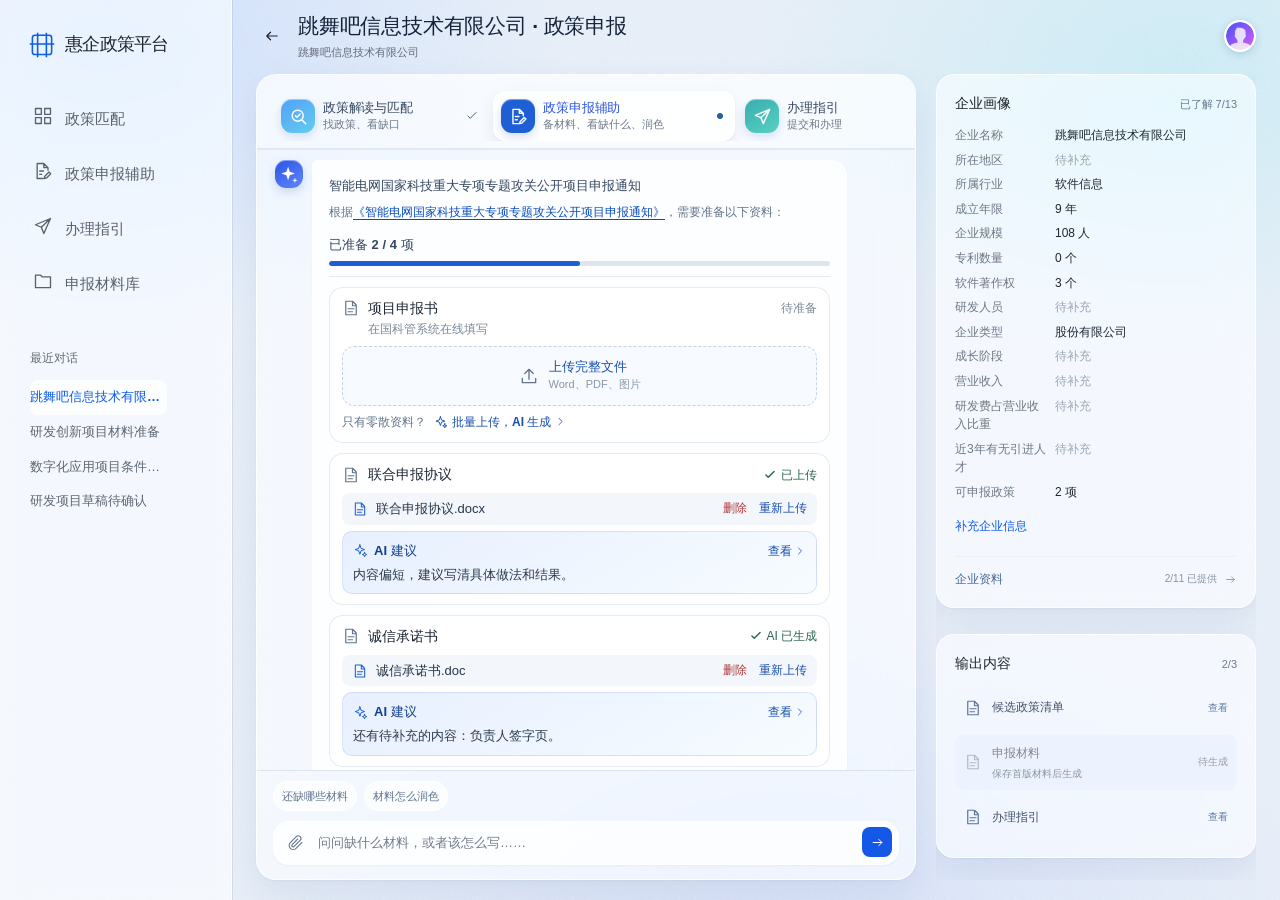
<file: index.html>
<!doctype html>
<html lang="zh-CN">
<head>
  <meta charset="utf-8">
  <meta name="viewport" content="width=device-width,initial-scale=1">
  <meta name="theme-color" content="#f5f6f8">
  <title>惠企政策平台</title>
  <meta name="description" content="从企业情况出发，查找适用政策、看懂申报条件、准备申报材料。">
  <link rel="icon" href="data:image/svg+xml,%3Csvg xmlns='http://www.w3.org/2000/svg' viewBox='0 0 40 40'%3E%3Crect width='40' height='40' rx='10' fill='%230c5ce8'/%3E%3Cpath d='M11 12h18v16H11zM16 8v24m8-24v24M8 20h24' stroke='white' fill='none' stroke-width='2'/%3E%3C/svg%3E">
  <link rel="stylesheet" href="styles.css?v=glass-d11-check">
  <link rel="stylesheet" href="materials.css?v=glass-d11-check">
  <link rel="stylesheet" href="project-workspace.css?v=glass-d11-check">
  <link rel="stylesheet" href="prep-cards.css?v=glass-d11-check">
  <link rel="stylesheet" href="version-drawer.css?v=glass-d11-check">
  <link rel="stylesheet" href="batch.css?v=glass-d11-check">
  <link rel="stylesheet" href="home-feed.css?v=glass-d11-check">
  <link rel="stylesheet" href="home.css?v=glass-d11-check">
  <link rel="stylesheet" href="match.css?v=v22-onebtn">
  <link rel="stylesheet" href="drawer.css?v=glass-d11-check">
  <link rel="stylesheet" href="start-home.css?v=glass-d11-check">
  <link rel="stylesheet" href="aurora-glass.css?v=glass-d11-check">
  <script defer src="expert-personas.js?v=subsidy-1110"></script>
  <script defer src="public-policy-data.js?v=subsidy-1110"></script>
  <script defer src="landing-data.js?v=glass-d11-check"></script>
  <script defer src="home-feed.js?v=glass-d11-check"></script>
  <script defer src="demo-data.js?v=glass-d11-check"></script>
  <script defer src="store.js?v=review-1110c"></script>
  <script defer src="materials.js?v=glass-d11-check"></script>
  <script defer src="views.js?v=glass-d11-check"></script>
  <script defer src="match.js?v=v22-onebtn"></script>
  <script defer src="chat.js?v=v22-1110"></script>
  <script defer src="project-workspace.js?v=review-1110c"></script>
  <script defer src="batch.js?v=glass-d11-check"></script>
  <script defer src="app.js?v=nav-new-chat-1104"></script>
</head>
<body>
  <a class="skip-link" href="#page-content">跳到主要内容</a>
  <div class="app-shell">
    <button class="sidebar-backdrop" aria-label="关闭菜单" data-action="close-menu" hidden></button>
    <aside class="sidebar" id="sidebar" aria-label="主要导航">
      <a class="brand" href="#dashboard" data-route="dashboard" aria-label="返回惠企政策平台首页">
        <svg viewBox="0 0 32 32" aria-hidden="true"><rect x="5" y="6" width="22" height="22" rx="3"/><path d="M11 3v28M21 3v28M2 16h28"/></svg>
        <span>惠企政策平台</span>
      </a>
      <button class="create-button" data-route="new" hidden><span data-icon="plus"></span>创建新任务</button>
      <nav class="primary-nav">
        <a href="#dashboard?work=interpret" data-nav="interpret" data-action="nav-work" data-work="interpret"><span data-icon="grid"></span>政策匹配</a>
        <a href="#dashboard?work=assembly" data-nav="assembly" data-action="nav-work" data-work="assembly"><span data-icon="step-compose"></span>政策申报辅助</a>
        <a href="#dashboard?work=guidance" data-nav="guidance" data-action="nav-work" data-work="guidance"><span data-icon="step-submit"></span>办理指引</a>
        <a href="#batch" data-nav="batch" hidden><span data-icon="search"></span>批量匹配</a>
        <a href="#services" data-nav="services" hidden><span data-icon="layers"></span>政策服务</a>
        <a href="#library" data-nav="library"><span data-icon="folder"></span>申报材料库</a>
      </nav>
      <div class="sidebar-projects"><div class="sidebar-section-heading">最近对话</div><div id="recent-projects"></div></div>
      <div class="sidebar-bottom"><div class="demo-identity"><span class="identity-mark">企</span><div><strong>企业服务空间</strong></div><span class="demo-dot" aria-hidden="true"></span></div><p id="storage-status" class="storage-status" aria-live="polite"></p></div>
    </aside>
    <div class="app-account">
      <button type="button" class="app-avatar" data-account-toggle aria-label="账号" aria-haspopup="true" aria-expanded="false"><img src="assets/default-avatar.png" alt=""></button>
      <div class="account-menu" role="menu" hidden>
        <div class="account-menu-head">
          <img src="assets/default-avatar.png" alt="">
          <div class="account-menu-id"><strong>万大圣用户</strong><span>138****0000</span></div>
          <a class="account-menu-verify" href="https://www.wdsheng.com/" target="_blank" rel="noopener noreferrer" role="menuitem">去认证<span data-icon="chevron"></span></a>
        </div>
        <button type="button" class="account-menu-logout" data-account-logout role="menuitem">退出登录</button>
      </div>
    </div>
    <div class="main-shell">
      <header class="mobile-header"><button class="icon-button" aria-label="打开菜单" aria-expanded="false" aria-controls="sidebar" data-action="open-menu"><span data-icon="menu"></span></button><a href="landing.html">惠企政策平台</a></header>
      <div class="user-filter" hidden><label for="user-type">用户筛选</label><select id="user-type"><option value="enterprise">企业用户</option><option value="researcher">政策研究员</option></select></div>
      <main id="main-content"><div id="page-content" tabindex="-1"></div></main>
    </div>
  </div>
  <div class="toast" id="toast" role="status" aria-live="polite" hidden></div>
  <noscript><p class="noscript">请在浏览器中开启 JavaScript，以使用任务与材料版本功能。</p></noscript>
  <script src="design-seed.js?v=glass-d11-check"></script>
</body>
</html>
</file>
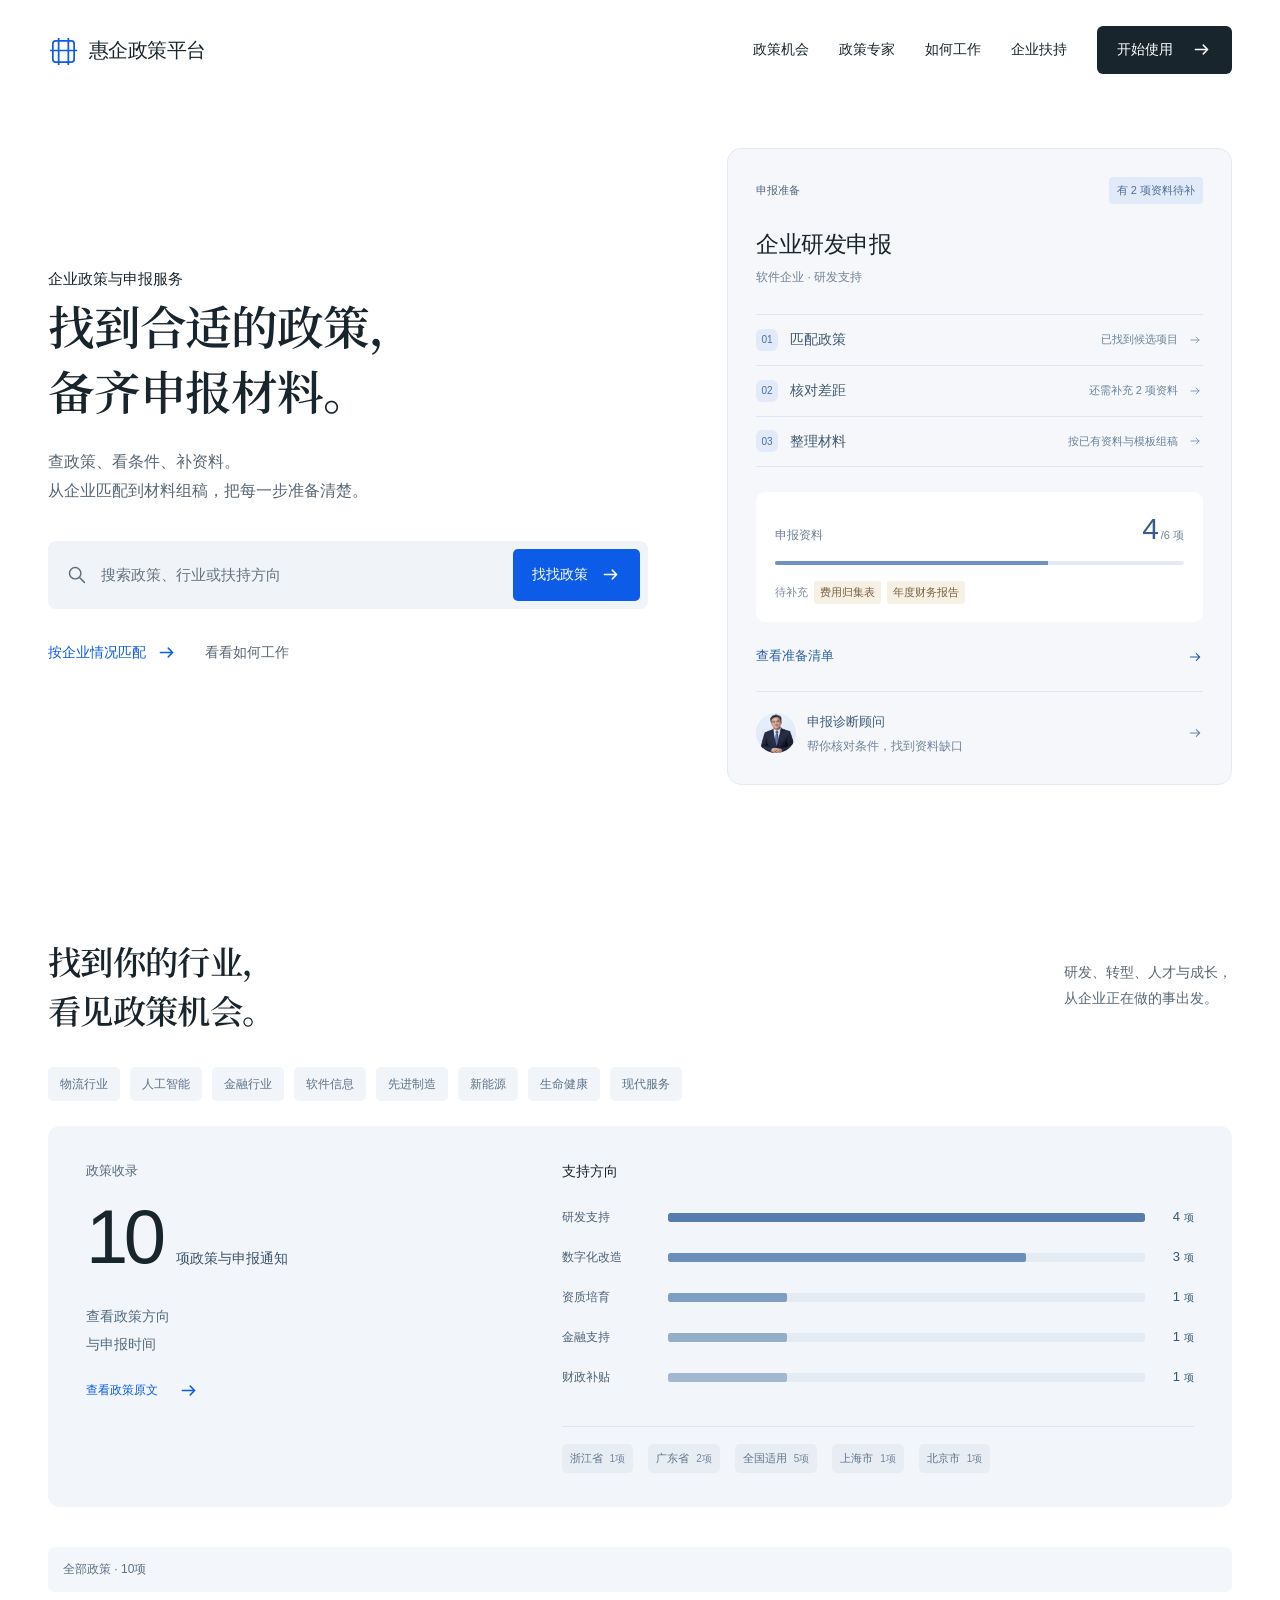
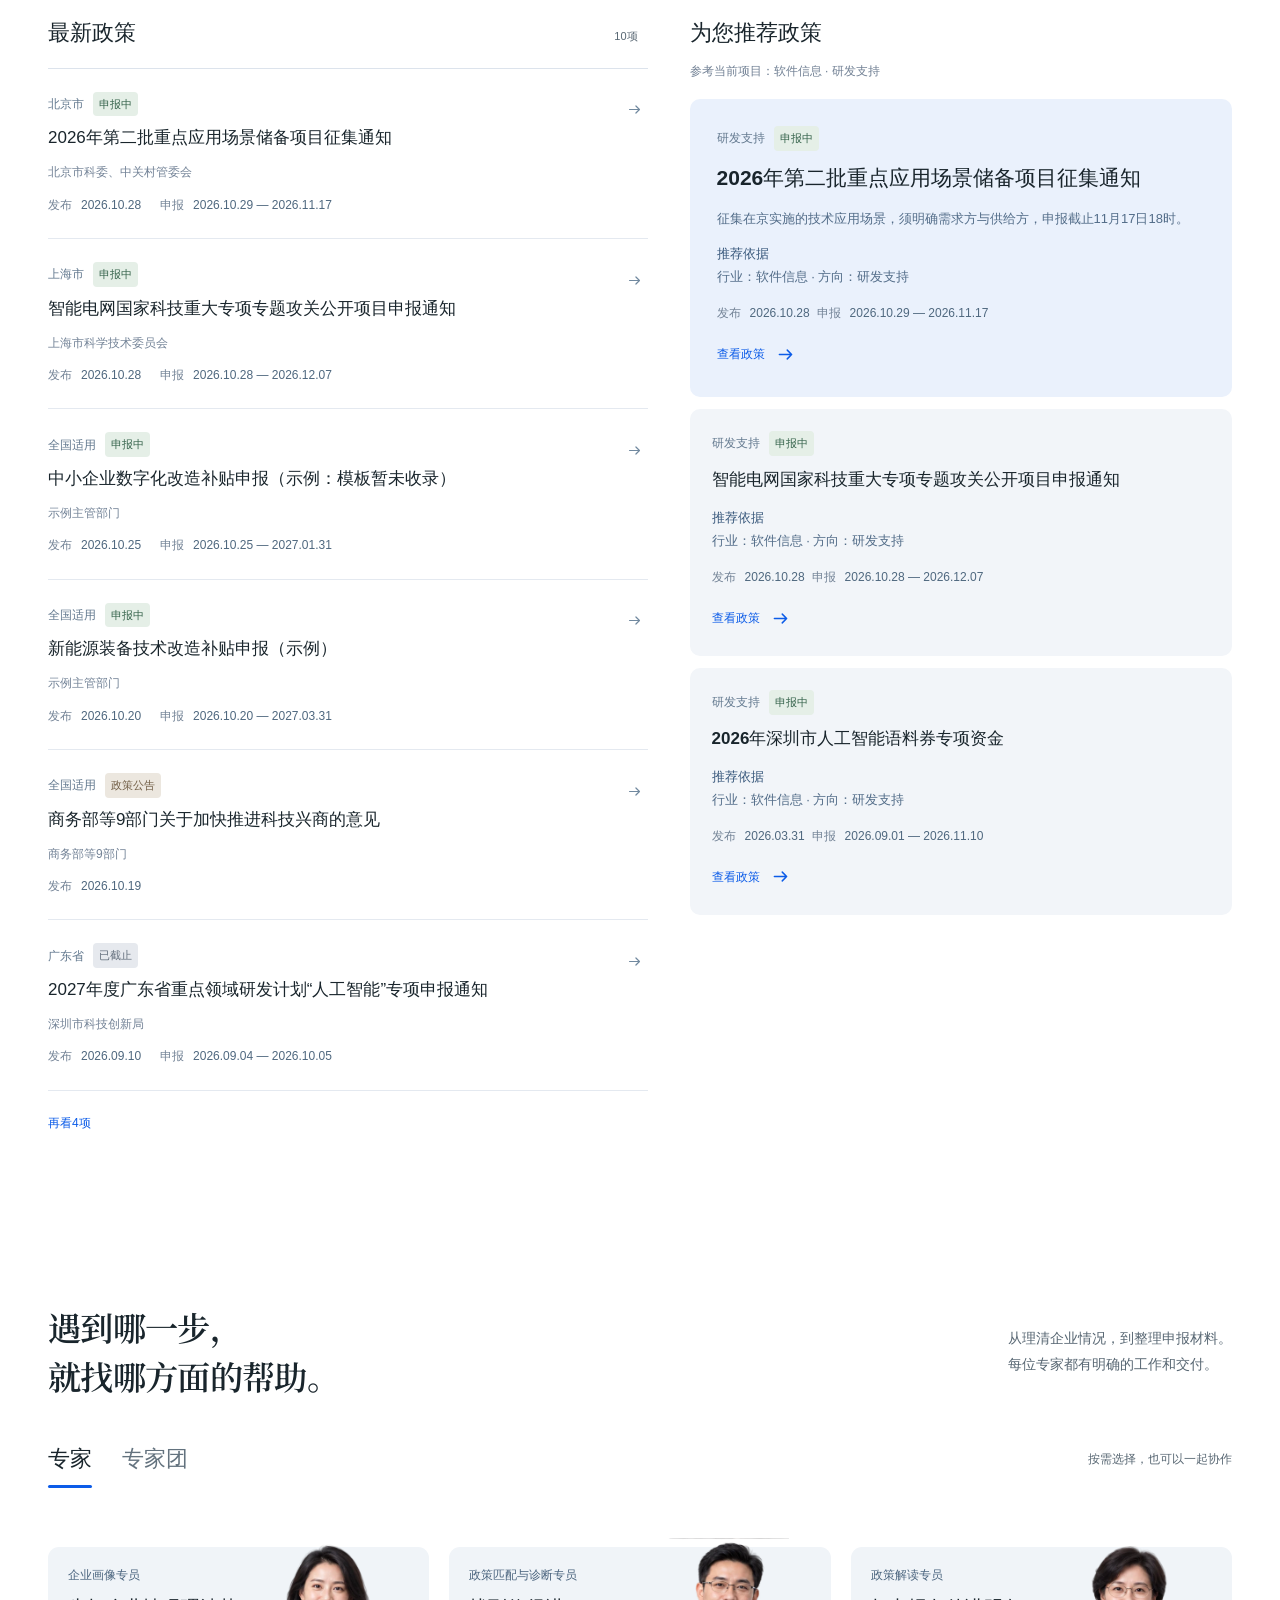
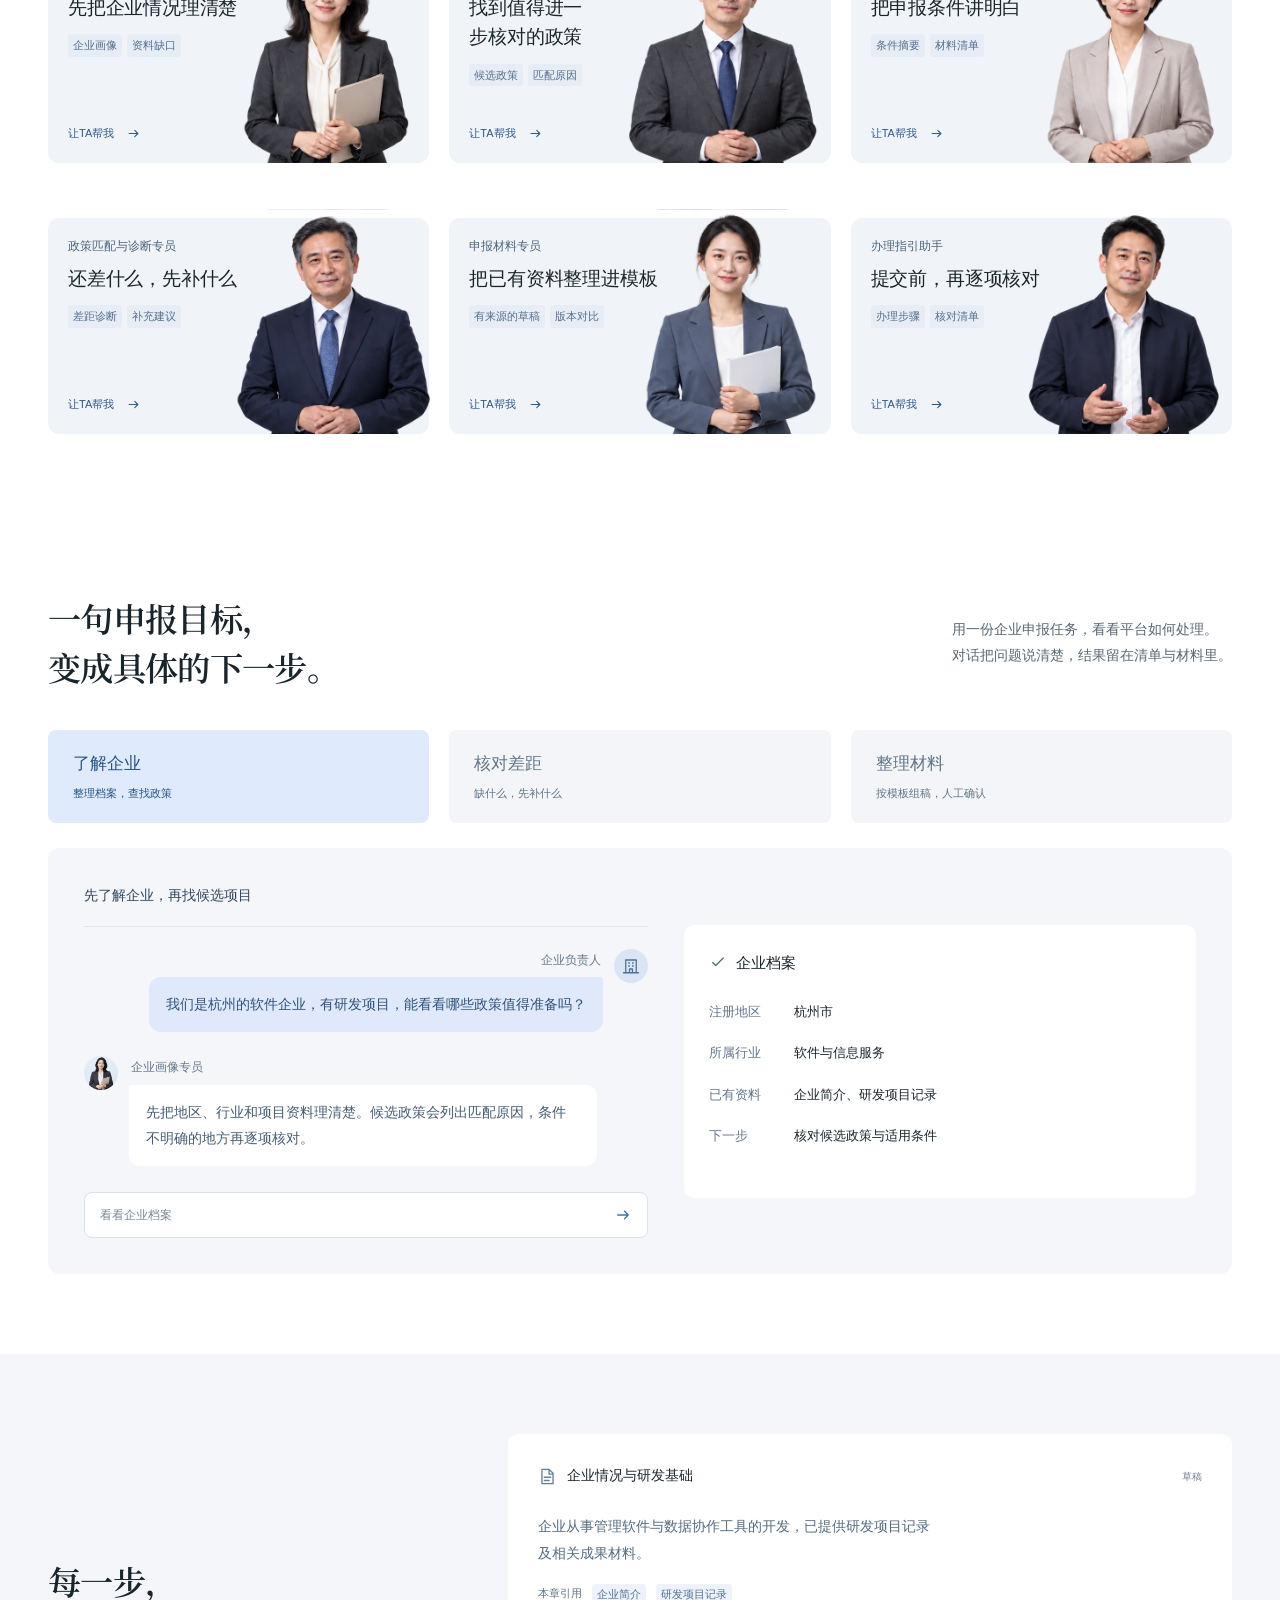
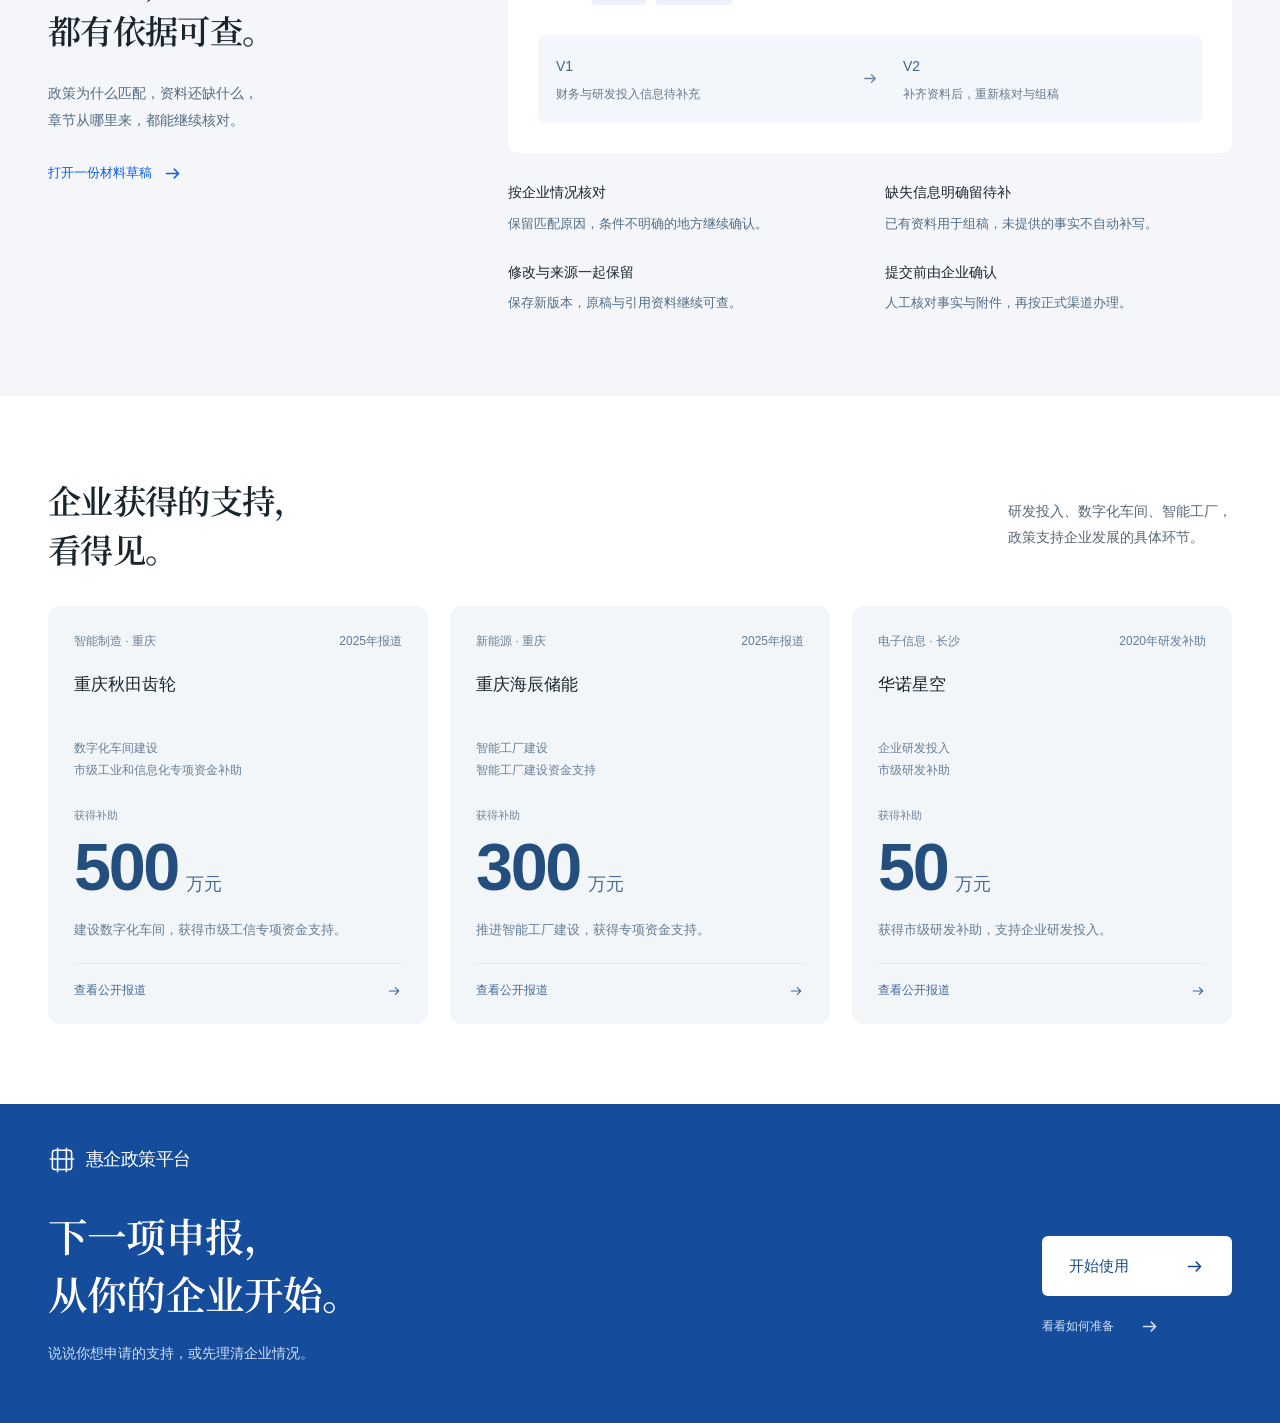
<file: landing.html>
<!doctype html>
<html lang="zh-CN">
<head>
  <meta charset="utf-8"><meta name="viewport" content="width=device-width,initial-scale=1">
  <meta name="theme-color" content="#f4f6fa">
  <title>惠企政策平台 · 找到政策，准备申报</title>
  <meta name="description" content="了解企业情况、查找候选政策、核对申报差距，按已有资料整理申报材料。">
  <link rel="icon" href="data:image/svg+xml,%3Csvg xmlns='http://www.w3.org/2000/svg' viewBox='0 0 40 40'%3E%3Crect width='40' height='40' rx='8' fill='%230c5ce8'/%3E%3Cpath d='M11 12h18v16H11zM16 8v24m8-24v24M8 20h24' stroke='white' fill='none' stroke-width='2'/%3E%3C/svg%3E">
  <link rel="preload" href="assets/landing/policy-serif-display-v2.woff2" as="font" type="font/woff2" crossorigin>
  <link rel="stylesheet" href="landing.css?v=20261102-material-cards">
  <script defer src="expert-personas.js?v=20261102-material-cards"></script>
  <script defer src="public-policy-data.js?v=20261102-material-cards"></script>
  <script defer src="landing-data.js?v=20261102-material-cards"></script><script defer src="landing.js?v=20261102-material-cards"></script>
</head>
<body>
  <a class="skip-link" href="#main">跳到主要内容</a>
  <svg class="svg-library" xmlns="http://www.w3.org/2000/svg" aria-hidden="true"><defs>
    <symbol id="i-arrow" viewBox="0 0 24 24"><path d="M5 12h14m-5-5 5 5-5 5"/></symbol>
    <symbol id="i-search" viewBox="0 0 24 24"><circle cx="10.5" cy="10.5" r="6.5"/><path d="m16 16 5 5"/></symbol>
    <symbol id="i-check" viewBox="0 0 24 24"><path d="m5 12 4 4L19 6"/></symbol>
    <symbol id="i-file" viewBox="0 0 24 24"><path d="M14 3H5v18h14V8l-5-5ZM14 3v6h5M8 13h8M8 17h6"/></symbol>
    <symbol id="i-chevron" viewBox="0 0 24 24"><path d="m9 5 7 7-7 7"/></symbol>
  </defs></svg>
  <header class="site-header wrap">
    <a class="brand" href="landing.html" aria-label="惠企政策平台首页"><svg viewBox="0 0 32 32" aria-hidden="true"><rect x="5" y="6" width="22" height="22" rx="3"/><path d="M11 3v28M21 3v28M2 16h28"/></svg><span>惠企政策平台</span></a>
    <button id="menu-toggle" class="menu-toggle" type="button" aria-label="打开导航" aria-expanded="false" aria-controls="landing-nav"><span></span><span></span></button>
    <nav id="landing-nav" aria-label="主要导航"><a href="#opportunities">政策机会</a><a href="#experts">政策专家</a><a href="#how-it-works">如何工作</a><a href="#cases">企业扶持</a><a class="nav-action" href="index.html#dashboard">开始使用 <svg class="icon"><use href="#i-arrow"/></svg></a></nav>
  </header>
  <main id="main">
    <section class="hero wrap" aria-labelledby="hero-title">
      <div class="hero-copy">
        <p class="hero-eyebrow">企业政策与申报服务</p><h1 id="hero-title">找到合适的政策，<br>备齐申报材料。</h1>
        <p class="hero-description">查政策、看条件、补资料。<br class="desktop-break">从企业匹配到材料组稿，把每一步准备清楚。</p>
        <form id="hero-query-form" class="hero-query" role="search"><label class="sr-only" for="hero-query">搜索政策</label><svg class="icon"><use href="#i-search"/></svg><input id="hero-query" name="query" type="search" maxlength="100" placeholder="搜索政策、行业或扶持方向" aria-describedby="hero-query-status"><button type="submit">找找政策 <svg class="icon"><use href="#i-arrow"/></svg></button></form>
        <p id="hero-query-status" class="query-status" role="status"></p>
        <div class="hero-links"><a class="text-button" href="index.html#dashboard">按企业情况匹配 <svg class="icon"><use href="#i-arrow"/></svg></a><a href="#how-it-works">看看如何工作</a></div>
      </div>
      <article class="hero-project-preview" aria-label="企业申报准备任务">
        <header class="preview-header"><span>申报准备</span><span class="preview-status">有 2 项资料待补</span></header>
        <div class="preview-company"><h2>企业研发申报</h2><p>软件企业 · 研发支持</p></div>
        <ol class="preview-milestones" aria-label="申报准备事项">
          <li><a href="index.html#task?task=task-innovation&amp;work=match"><span>01</span><strong>匹配政策</strong><small>已找到候选项目</small><svg class="icon"><use href="#i-arrow"/></svg></a></li>
          <li><a href="index.html#task?task=task-innovation&amp;work=diagnosis"><span>02</span><strong>核对差距</strong><small>还需补充 2 项资料</small><svg class="icon"><use href="#i-arrow"/></svg></a></li>
          <li><a href="index.html#task?task=task-innovation&amp;work=assembly"><span>03</span><strong>整理材料</strong><small>按已有资料与模板组稿</small><svg class="icon"><use href="#i-arrow"/></svg></a></li>
        </ol>
        <section class="preview-readiness" aria-label="资料准备情况"><div><span>申报资料</span><strong>4<small>/6 项</small></strong></div><progress value="4" max="6" aria-label="6项资料中已具备4项"></progress><p><span>待补充</span><span>费用归集表</span><span>年度财务报告</span></p></section>
        <a class="preview-open" href="index.html#task?task=task-innovation&amp;work=diagnosis">查看准备清单 <svg class="icon"><use href="#i-arrow"/></svg></a>
        <a class="preview-adviser" href="index.html#task?task=task-innovation&amp;work=diagnosis"><span class="portrait" style="--portrait-x:100%;--portrait-y:100%" aria-hidden="true"></span><div><strong>申报诊断顾问</strong><span>帮你核对条件，找到资料缺口</span></div><svg class="icon"><use href="#i-arrow"/></svg></a>
      </article>
    </section>

    <section id="opportunities" class="opportunities section wrap" aria-labelledby="opportunity-title">
      <div class="section-head"><h2 id="opportunity-title">找到你的行业，<br>看见政策机会。</h2><div class="section-intro"><p>研发、转型、人才与成长，<br>从企业正在做的事出发。</p></div></div>
      <div class="industry-labels" role="group" aria-label="按行业查看政策"><button type="button" data-industry="物流行业" aria-pressed="false">物流行业</button><button type="button" data-industry="人工智能" aria-pressed="false">人工智能</button><button type="button" data-industry="金融行业" aria-pressed="false">金融行业</button><button type="button" data-industry="软件信息" aria-pressed="false">软件信息</button><button type="button" data-industry="先进制造" aria-pressed="false">先进制造</button><button type="button" data-industry="新能源" aria-pressed="false">新能源</button><button type="button" data-industry="生命健康" aria-pressed="false">生命健康</button><button type="button" data-industry="现代服务" aria-pressed="false">现代服务</button></div>
      <div class="opportunity-overview" data-ui>
        <div id="opportunity-summary" class="opportunity-summary"><h3>政策收录</h3><div class="opportunity-total"><strong data-stat="total">8</strong><span>项政策与申报通知</span></div><p>查看政策方向<br>与申报时间</p><a href="#policy-feed">查看政策原文 <svg class="icon"><use href="#i-arrow"/></svg></a></div>
        <div class="industry-distribution"><h3>支持方向</h3><div id="distribution-chart" class="distribution-chart"></div><div id="region-summary" class="region-summary" aria-label="地区覆盖"></div></div>
      </div>
      <div id="policy-feed" class="policy-feed">
        <div class="policy-selection"><p id="selection-summary" aria-live="polite"></p><button id="reset-selection" class="text-button" type="button" hidden>查看全部政策</button></div>
        <div class="policy-columns">
          <section class="latest-policies" aria-labelledby="latest-title"><div class="section-subhead"><h3 id="latest-title">最新政策</h3><span id="policy-count" aria-live="polite"></span></div><div id="policy-list"></div><div id="policy-empty" class="empty-state" hidden><h3>没有找到相关政策</h3><p>换个关键词，再试一次。</p><button id="clear-search" class="text-button" type="button">查看全部政策</button></div><button id="show-more-policies" class="text-button" type="button">查看更多政策 <svg class="icon"><use href="#i-arrow"/></svg></button></section>
          <section class="recommended-policies" aria-labelledby="recommended-title"><div class="section-subhead"><h3 id="recommended-title">为您推荐政策</h3></div><p id="recommendation-context" class="recommendation-context"></p><div id="recommended-policy-list"></div></section>
        </div>
        <section id="policy-reader" class="policy-reader" tabindex="-1" aria-label="政策条件与材料" hidden></section>
      </div>
    </section>

    <section id="experts" class="experts-section section" aria-labelledby="experts-title"><div class="wrap">
      <div class="section-head"><h2 id="experts-title">遇到哪一步，<br>就找哪方面的帮助。</h2><div class="section-intro"><p>从理清企业情况，到整理申报材料。<br>每位专家都有明确的工作和交付。</p></div></div>
      <div class="experts-toolbar"><div class="main-tabs" role="tablist" aria-label="专家与专家团"><button id="experts-tab" type="button" role="tab" data-expert-tab="experts" aria-controls="expert-grid" aria-selected="true" class="is-active">专家</button><button id="teams-tab" type="button" role="tab" data-expert-tab="teams" aria-controls="team-grid" aria-selected="false" tabindex="-1">专家团</button></div><span>按需选择，也可以一起协作</span></div>
      <div id="expert-grid" class="expert-grid" role="tabpanel" aria-labelledby="experts-tab"></div><div id="team-grid" class="team-grid" role="tabpanel" aria-labelledby="teams-tab" hidden></div>
    </div></section>

    <section id="how-it-works" class="how-section section wrap" aria-labelledby="how-title">
      <div class="section-head"><h2 id="how-title">一句申报目标，<br>变成具体的下一步。</h2><div class="section-intro"><p>用一份企业申报任务，看看平台如何处理。<br>对话把问题说清楚，结果留在清单与材料里。</p></div></div>
      <div id="work-steps" class="work-steps" role="tablist" aria-label="工作阶段"><button id="step-profile" type="button" data-work-step="profile" role="tab" aria-controls="work-preview" aria-selected="true" class="is-active"><span>了解企业</span><small>整理档案，查找政策</small></button><button id="step-diagnosis" type="button" data-work-step="diagnosis" role="tab" aria-controls="work-preview" aria-selected="false" tabindex="-1"><span>核对差距</span><small>缺什么，先补什么</small></button><button id="step-assembly" type="button" data-work-step="assembly" role="tab" aria-controls="work-preview" aria-selected="false" tabindex="-1"><span>整理材料</span><small>按模板组稿，人工确认</small></button></div>
      <div id="work-preview" class="work-preview" role="tabpanel" aria-live="polite" data-ui></div>
    </section>

    <section class="evidence-section section" aria-labelledby="evidence-title"><div class="wrap evidence-layout"><div class="evidence-heading"><h2 id="evidence-title">每一步，<br>都有依据可查。</h2><p>政策为什么匹配，资料还缺什么，<br>章节从哪里来，都能继续核对。</p><a class="text-button" href="index.html#task?task=task-innovation&amp;work=assembly">打开一份材料草稿 <svg class="icon"><use href="#i-arrow"/></svg></a></div><div class="evidence-content"><div class="source-document" data-ui><div class="source-document-head"><svg class="icon"><use href="#i-file"/></svg><strong>企业情况与研发基础</strong><span>草稿</span></div><p>企业从事管理软件与数据协作工具的开发，已提供研发项目记录及相关成果材料。</p><div class="source-reference"><span>本章引用</span><span>企业简介</span><span>研发项目记录</span></div><div class="version-example"><div><span>V1</span><p>财务与研发投入信息待补充</p></div><svg class="icon"><use href="#i-arrow"/></svg><div><span>V2</span><p>补齐资料后，重新核对与组稿</p></div></div></div><div class="evidence-points"><div><h3>按企业情况核对</h3><p>保留匹配原因，条件不明确的地方继续确认。</p></div><div><h3>缺失信息明确留待补</h3><p>已有资料用于组稿，未提供的事实不自动补写。</p></div><div><h3>修改与来源一起保留</h3><p>保存新版本，原稿与引用资料继续可查。</p></div><div><h3>提交前由企业确认</h3><p>人工核对事实与附件，再按正式渠道办理。</p></div></div></div></div></section>

    <section id="cases" class="cases-section section wrap" aria-labelledby="cases-title"><div class="section-head"><h2 id="cases-title">企业获得的支持，<br>看得见。</h2><div class="section-intro"><p>研发投入、数字化车间、智能工厂，<br>政策支持企业发展的具体环节。</p></div></div><div id="case-grid" class="case-grid"></div></section>

  </main>
  <footer id="start" class="start-section"><div class="wrap"><a class="brand footer-brand" href="landing.html" aria-label="惠企政策平台首页"><svg viewBox="0 0 32 32" aria-hidden="true"><rect x="5" y="6" width="22" height="22" rx="3"/><path d="M11 3v28M21 3v28M2 16h28"/></svg><span>惠企政策平台</span></a><div class="start-layout"><div><h2>下一项申报，<br>从你的企业开始。</h2><p>说说你想申请的支持，或先理清企业情况。</p></div><div class="start-actions"><a href="index.html#dashboard" class="button button-light">开始使用 <svg class="icon"><use href="#i-arrow"/></svg></a><a href="index.html#task?task=task-innovation">看看如何准备 <svg class="icon"><use href="#i-arrow"/></svg></a></div></div></div></footer>
  <noscript><div class="noscript wrap"><p>开启JavaScript后，可查询政策、选择专家和查看工作过程。</p><a href="index.html#dashboard">进入平台开始使用</a></div></noscript>
</body>
</html>
</file>
<file: styles.css>
:root{--ink:#20242c;--muted:#626b78;--soft:#f5f6f8;--line:#e5e8ed;--blue:#0c5ce8;--blue-hover:#074bbf;--blue-wash:#edf3ff;--green:#28664b;--green-wash:#edf5ef;--amber:#8a541c;--amber-wash:#fbf2e6;--radius:14px;--sidebar:232px;--ease:cubic-bezier(.16,1,.3,1);color-scheme:light;font-family:-apple-system,BlinkMacSystemFont,"Segoe UI","PingFang SC","Microsoft YaHei",sans-serif;color:var(--ink);font-synthesis:none;line-height:1.6;font-size:14px}
*{box-sizing:border-box}body{margin:0;background:#fff}button,input,textarea,select{font:inherit}button,a,input,textarea,select{-webkit-tap-highlight-color:transparent}button{color:inherit;cursor:pointer}a{color:inherit;text-decoration:none}button{border:0;background:none}button:disabled,[aria-disabled=true]{cursor:not-allowed;opacity:.55}button:focus-visible,a:focus-visible,summary:focus-visible{outline:3px solid #83adff;outline-offset:4px}input:focus-visible,textarea:focus-visible,select:focus-visible{outline:2px solid var(--blue);outline-offset:2px}::selection{background:#d7e5ff;color:#163e82}input,textarea{caret-color:var(--blue)}::-webkit-scrollbar{width:7px;height:7px}::-webkit-scrollbar-thumb{background:#cdd2da;border-radius:8px}::-webkit-scrollbar-track{background:transparent}h1,h2,h3,h4,p{margin:0}h1,h2,h3,h4{font-weight:600;text-wrap:balance;line-height:1.4}h1{font-size:28px;letter-spacing:-.025em}h2{font-size:18px;letter-spacing:-.015em}h3{font-size:15px}h4{font-size:15px}svg.icon{width:20px;height:20px;stroke:currentColor;stroke-width:1.6;fill:none;stroke-linecap:round;stroke-linejoin:round;flex-shrink:0}small{font-size:12px}.muted{color:var(--muted)}.sr-only{position:absolute;width:1px;height:1px;padding:0;margin:-1px;overflow:hidden;clip:rect(0,0,0,0);white-space:nowrap;border:0}[hidden]{display:none!important}.skip-link{position:fixed;left:260px;top:-80px;padding:10px 20px;background:var(--blue);color:white;z-index:100}.skip-link:focus{top:12px}.app-shell{min-height:100dvh}.sidebar{position:fixed;inset:0 auto 0 0;width:var(--sidebar);background:var(--soft);padding:30px 18px 16px;display:flex;flex-direction:column;z-index:40}.brand{display:flex;gap:9px;align-items:center;padding:0 10px;font-size:18px;letter-spacing:-.04em;font-weight:650;white-space:nowrap}.brand svg{width:28px;height:28px;stroke:var(--blue);fill:none;stroke-width:1.8}.create-button{display:flex;align-items:center;justify-content:flex-start;gap:12px;margin:38px 0 22px;border-radius:10px;padding:13px 15px;background:#fff;box-shadow:0 2px 5px #242d3d09;font-size:15px;font-weight:600;transition:background .18s}.create-button:hover{background:#e9edf3}.primary-nav{display:grid;gap:6px}.primary-nav a{padding:11px 15px;display:flex;align-items:center;gap:12px;border-radius:9px;color:#58616e;font-size:15px}.primary-nav a:hover{background:#e9ecf1;color:var(--ink)}.primary-nav a.is-active{background:#e5edff;color:#174faf;font-weight:600}.sidebar-projects{margin-top:40px;padding:0 12px;overflow:auto}.sidebar-section-heading{font-size:12px;color:var(--muted);margin-bottom:12px}.recent-project{display:block;max-width:100%;overflow:hidden;text-overflow:ellipsis;white-space:nowrap;padding:7px 0;text-align:left;color:#5e6672;font-size:13px}.recent-project:hover{color:var(--blue)}.sidebar-bottom{margin-top:auto;padding:24px 8px 0}.demo-identity{display:flex;align-items:center;gap:10px}.identity-mark{display:grid;place-items:center;width:35px;height:35px;background:#e6ebf3;color:#364255;border-radius:10px;font-weight:600}.demo-identity strong{display:block;font-size:13px;font-weight:500}.demo-identity div span{display:block;font-size:11px;color:var(--muted)}.demo-dot{margin-left:auto;width:6px;height:6px;border-radius:50%;background:#6a8575}.storage-status{color:var(--amber);font-size:11px;margin-top:10px;line-height:1.6}.storage-status:empty{display:none}.main-shell{margin-left:var(--sidebar)}#main-content{max-width:1512px;padding:42px 48px 64px;margin:0 auto}#page-content{outline:none}.mobile-header{display:none}.page-header{display:flex;align-items:center;justify-content:space-between;gap:24px;margin-bottom:30px}.page-header p{margin-top:8px;max-width:72ch}.page-actions,.focus-actions{display:flex;align-items:center;gap:18px}.button,.text-button,.icon-button{display:inline-flex;align-items:center;justify-content:center;gap:8px;min-height:38px;border-radius:8px;font-weight:500;white-space:nowrap;transition:background .16s,color .16s}.button{padding:9px 16px;line-height:1.45;font-size:13px}.button-primary{background:var(--blue);color:#fff}.button-primary:hover{background:var(--blue-hover)}.button-secondary{background:#f0f2f5;color:#344050}.button-secondary:hover{background:#e4e8ee}.text-button{color:var(--blue);min-height:34px;padding:5px 0;font-size:13px}.text-button:hover{color:#073b94;text-decoration:underline;text-underline-offset:4px}.icon-button{width:38px;height:38px}.icon-button:hover{background:var(--soft)}.tag{display:inline-flex;align-items:center;gap:4px;font-size:11px;font-weight:500;line-height:1.4;padding:4px 7px;border-radius:4px;white-space:nowrap}.tag-muted{color:#5d6673;background:#f0f2f5}.tag-success{color:var(--green);background:var(--green-wash)}.tag-warn{color:var(--amber);background:var(--amber-wash)}.section-heading{display:flex;align-items:center;justify-content:space-between;gap:16px;margin-bottom:18px}.section-heading>.muted{font-size:12px}.focus-panel{display:grid;grid-template-columns:1fr 220px;background:#f3f6fb;border-radius:var(--radius);overflow:hidden;margin-bottom:38px}.focus-main{padding:30px 32px}.section-label{display:block;font-size:12px;color:var(--muted);margin-bottom:8px}.focus-main h2{font-size:24px;margin-bottom:6px}.focus-next{margin:22px 0 14px;font-size:14px;font-weight:500}.focus-actions{margin-top:22px}.focus-side{background:#eaf0f9;display:flex;flex-direction:column;align-items:flex-start;justify-content:center;padding:26px 32px;font-size:13px}.focus-side>.muted{font-size:12px;margin-top:3px}.readiness-value{font-size:46px;font-weight:600;letter-spacing:-.04em;line-height:1.4;font-variant-numeric:tabular-nums}.readiness-value span{font-size:20px;margin-left:3px}.focus-side .text-button{margin-top:7px}.step-progress{max-width:320px;display:flex;align-items:center;gap:14px;font-size:11px;color:var(--muted);font-variant-numeric:tabular-nums}.step-progress span{white-space:nowrap}progress{appearance:none;border:0;height:5px;width:100%;border-radius:6px;display:block;background:#dfe5ef;overflow:hidden}progress::-webkit-progress-bar{background:#dfe5ef;border-radius:6px}progress::-webkit-progress-value{background:#6b8ebc;border-radius:6px}progress::-moz-progress-bar{background:#6b8ebc;border-radius:6px}.capability-section{margin-bottom:38px}.capability-strip{display:grid;grid-template-columns:repeat(6,minmax(0,1fr));gap:14px}.capability-item{display:flex;align-items:center;gap:10px;text-align:left;padding:14px 8px;border-radius:10px;transition:background .15s;font-size:12px;font-weight:500}.capability-item:hover{background:#f4f6fa}.role-avatar{display:block;flex:none;width:42px;height:42px;border-radius:50%;background:#e6eefc url("data:image/svg+xml,%3Csvg xmlns='http://www.w3.org/2000/svg' viewBox='0 0 22 24' fill='%231f5fd6'%3E%3Cpath d='M10 4l1.9 5.6 5.6 1.9-5.6 1.9L10 19l-1.9-5.6-5.6-1.9 5.6-1.9L10 4Zm7.5 12l.8 2.2 2.2.8-2.2.8-.8 2.2-.8-2.2-2.2-.8 2.2-.8.8-2.2Z'/%3E%3C/svg%3E") center/62% no-repeat}.capability-item .role-avatar{width:36px;height:36px}.task-board{display:grid;grid-template-columns:repeat(3,minmax(0,1fr));gap:22px}.board-column{min-width:0}.board-column-header{display:flex;gap:9px;align-items:center;margin-bottom:16px;font-size:13px;padding:0 2px}.board-column-header h3{font-size:13px;font-weight:500}.board-count{display:grid;place-items:center;min-width:20px;height:20px;background:#eceff3;border-radius:5px;color:#55606f;font-size:11px;font-variant-numeric:tabular-nums}.board-cards{display:grid;gap:14px}.task-card{padding:20px;background:#f7f8fa;border-radius:12px;min-width:0}.task-card-company{display:block;font-size:11px;white-space:nowrap;overflow:hidden;text-overflow:ellipsis;margin-bottom:10px}.task-card-title{padding:0;text-align:left;font-size:15px;line-height:1.5;font-weight:600;overflow-wrap:anywhere}.task-card-title:hover{color:var(--blue)}.task-card>p{margin:12px 0 22px;color:var(--muted);font-size:12px;line-height:1.8}.task-card .step-progress{display:grid;gap:8px}.task-card-footer{display:flex;align-items:center;justify-content:space-between;gap:8px;margin-top:17px;padding-top:12px;border-top:1px solid var(--line)}.task-card-footer>.muted{font-size:11px}.task-card-footer .text-button{font-size:12px}.board-empty{padding:28px 8px;font-size:12px}.archive-section{margin-top:36px}.archive-row{display:flex;align-items:center;gap:20px;padding:18px 0;border-top:1px solid var(--line)}.archive-row>div{flex:1}.archive-row p{font-size:12px;margin-top:4px}.archive-row h3{font-size:14px}.task-stepper{display:flex;list-style:none;margin:0 0 40px;padding:0;gap:12px}.task-stepper li{flex:1;position:relative}.task-stepper li:not(:last-child):after{content:"";position:absolute;right:3px;top:19px;width:calc(100% - 48px);height:1px;background:var(--line);transform:translateX(50%);z-index:-1}.task-stepper button{padding:0;display:flex;align-items:center;flex-wrap:wrap;gap:10px;text-align:left;background:#fff;max-width:150px}.step-number{display:grid;place-items:center;width:32px;height:32px;border-radius:50%;background:#edf0f5;color:#687487;font-size:12px;flex:none}.step-number .icon{width:15px;height:15px}.task-stepper button>span:nth-child(2){font-size:13px;font-weight:500}.task-stepper small{flex-basis:100%;padding-left:42px;color:var(--muted);margin-top:-8px;font-size:11px}.is-complete .step-number{background:#e5efff;color:var(--blue)}.task-overview{display:grid;grid-template-columns:.85fr 1.15fr;gap:48px;margin-bottom:42px}.content-panel>h2{margin-bottom:16px}.content-panel>p{margin:12px 0}.content-panel>h2:not(:first-child){margin-top:30px}.next-action-text{font-size:22px;font-weight:500;line-height:1.5}.content-panel>.step-progress{margin:24px 0}.summary-list{margin:0;display:grid;gap:14px}.summary-list>div{display:grid;grid-template-columns:90px 1fr;gap:20px;line-height:1.7;font-size:13px}.summary-list dt{color:var(--muted)}.summary-list dd{margin:0;overflow-wrap:anywhere}.result-links{display:grid;grid-template-columns:repeat(3,minmax(0,1fr));column-gap:32px}.result-link{position:relative;padding:20px 24px 20px 0;border-top:1px solid var(--line);display:grid;text-align:left;gap:5px}.result-link>span{font-weight:500}.result-link small{color:var(--muted);font-size:12px}.result-link svg{position:absolute;right:0;top:22px;width:16px}.result-link:hover{color:var(--blue)}.new-task-layout{max-width:900px;margin:52px auto 0}.new-task-form{max-width:100%}.form-grid{display:grid;grid-template-columns:repeat(2,minmax(0,1fr));gap:22px}.form-field{display:grid;gap:8px;min-width:0;font-size:13px;font-weight:500}.form-field input,.form-field textarea,.services-toolbar input,.source-editor{width:100%;border:1px solid #d7dce4;background:#fff;border-radius:8px;padding:11px 13px;color:var(--ink);font-weight:400;min-height:42px;line-height:1.65;resize:vertical}.form-field input::placeholder,.form-field textarea::placeholder,.services-toolbar input::placeholder{color:#737b88}.new-task-form .form-grid{grid-template-columns:1.6fr 1fr 1.2fr;margin-top:26px}.request-field{margin-top:24px}.request-field textarea{min-height:155px;padding:18px;font-size:15px;border-radius:14px}.form-actions{margin-top:20px;display:flex;align-items:center;justify-content:space-between;gap:16px}.form-actions>.muted{font-size:12px}.prompt-examples{margin-top:40px;display:grid;grid-template-columns:repeat(3,1fr);gap:16px}.prompt-examples>h2{grid-column:1/-1;font-size:13px;color:var(--muted);font-weight:400;margin-bottom:0}.prompt-card{display:flex;align-items:center;justify-content:space-between;padding:17px 18px;border-radius:10px;background:#f5f6f8;font-size:13px;font-weight:500;gap:8px}.prompt-card:hover{background:#eaf0fa}.prompt-card svg{width:16px}.start-work-visual{width:156px;height:126px;position:relative;overflow:hidden;margin:0 auto 26px;pointer-events:none}.start-work-visual img{width:489.6px;height:293.6px;position:absolute;max-width:none;left:-165.4px;top:-81.4px}.new-task-intro{text-align:center;margin-bottom:34px}.new-task-intro h2{font-size:26px;letter-spacing:-.02em}.new-task-intro p{font-size:13px;margin-top:10px;color:var(--muted)}.profile-layout{display:grid;grid-template-columns:minmax(0,1.1fr) minmax(0,1fr);gap:54px}.profile-layout .section-heading{margin-bottom:24px}.profile-layout .form-actions{flex-wrap:wrap}.profile-layout form>.muted{font-size:12px;margin-top:20px}.source-list{display:grid}.source-row{display:flex;align-items:center;justify-content:space-between;gap:10px;padding:15px 0;border-top:1px solid var(--line);font-size:12px}.source-row>div{display:flex;align-items:center;gap:9px;flex-wrap:wrap}.source-row .icon{width:17px;color:#7a8595}.source-row .text-button{font-size:12px}.services-toolbar{display:flex;align-items:center;justify-content:space-between;gap:24px;padding-bottom:0;margin-bottom:30px;border-bottom:1px solid var(--line)}.service-tabs{display:flex;align-items:center;gap:30px;align-self:stretch}.service-tab{font-size:17px;font-weight:500;color:#727b89;padding:16px 0 20px;position:relative}.service-tab.is-active{color:var(--ink);font-weight:600}.service-tab.is-active:after{content:"";height:3px;position:absolute;bottom:-1px;left:0;right:0;background:var(--blue);border-radius:3px}.services-toolbar form{display:flex;gap:8px;margin-bottom:10px}.services-toolbar input{max-width:230px;min-height:36px;padding:7px 11px;font-size:12px}.services-grid{display:grid;grid-template-columns:repeat(3,minmax(0,1fr));column-gap:32px;row-gap:36px}.service-card{min-width:0;border-top:1px solid var(--line);padding-top:24px;display:flex;flex-direction:column}.service-card>.role-avatar{width:54px;height:54px;margin-bottom:17px}.service-card h2{font-size:18px}.service-description{margin:12px 0;color:var(--muted);font-size:13px;line-height:1.85;max-width:42ch}.service-output{font-size:12px;line-height:1.8;margin-top:8px}.service-output>.muted{display:block;font-size:11px;margin-bottom:2px}.service-card-footer{display:flex;align-items:center;justify-content:space-between;gap:12px;margin-top:auto;padding-top:22px}.service-tags{display:flex;flex-wrap:wrap;gap:6px}.team-avatar-stack{display:flex;padding-left:0;margin-bottom:18px}.team-avatar-stack .role-avatar{width:46px;height:46px;box-shadow:0 0 0 3px white}.team-avatar-stack .role-avatar+.role-avatar{margin-left:-8px}.services-grid:has(.team-sequence){grid-template-columns:repeat(2,minmax(0,1fr));gap:40px}.team-sequence{list-style:none;counter-reset:team-step;display:grid;grid-template-columns:1fr 1fr;gap:12px 20px;padding:20px 0;margin:0;border-top:1px solid var(--line)}.team-sequence li{counter-increment:team-step;font-size:12px;display:flex;gap:8px}.team-sequence li:before{content:counter(team-step);display:inline-grid;place-items:center;width:19px;height:19px;background:#edf2fa;color:#45638e;border-radius:4px;font-size:10px;flex:none}.policy-list{display:grid;grid-template-columns:repeat(2,minmax(0,1fr));gap:36px}.policy-card{padding:22px 0;border-top:1px solid var(--line)}.policy-card-head{display:flex;justify-content:space-between;gap:12px;margin-bottom:15px}.policy-card h2{font-size:20px;margin-bottom:12px}.policy-card>p{font-size:13px;color:var(--muted);line-height:1.85;margin-bottom:12px}.policy-reasons{margin:20px 0;font-size:12px}.policy-reasons h3{font-size:12px;font-weight:500}.policy-reasons ul{padding-left:18px;color:var(--muted);line-height:1.9}.policy-detail-grid{display:grid;grid-template-columns:minmax(0,1fr) 280px;gap:64px}.policy-summary{max-width:70ch;line-height:1.9}.policy-side{align-self:start;background:#f4f6fa;border-radius:12px;padding:24px}.policy-side>.muted{font-size:12px;margin:24px 0}.policy-side .button{width:100%}.policy-side>.text-button{display:flex;margin-top:10px}.mock-score{display:flex;align-items:center;gap:28px}.mock-score>div:first-child{display:flex;flex-direction:column}.mock-score .muted{font-size:12px;max-width:27ch}.mock-score strong{font-size:44px;font-weight:550;letter-spacing:-.04em;line-height:1.4;font-variant-numeric:tabular-nums}.mock-score strong small{font-size:19px;margin-left:3px}.mock-score>div:last-child p{font-size:11px;line-height:1.7;margin-top:9px}.policy-side .mock-score{align-items:flex-start;gap:22px;flex-wrap:wrap}.reading-list,.material-list{padding-left:18px;color:#505c6c;font-size:13px;line-height:1.9}.reading-list li,.material-list li{padding:5px 0}.diagnosis-overview{display:grid;grid-template-columns:1fr 1fr;gap:40px;padding:28px 30px;background:#f4f6fa;border-radius:12px;margin-bottom:40px}.diagnosis-overview h2{font-size:24px}.diagnosis-overview p{font-size:12px}.diagnosis-overview .content-panel+.content-panel{padding-left:30px;border-left:1px solid #dfe4ec;display:flex;align-items:center}.readiness-progress{height:6px;max-width:380px;margin:20px 0}.requirement-row{display:flex;align-items:center;justify-content:space-between;gap:24px;padding:23px 0;border-top:1px solid var(--line)}.requirement-heading{display:flex;align-items:center;gap:12px;margin-bottom:8px}.requirement-main>p{font-size:13px;color:#535f70;line-height:1.9;max-width:68ch}.requirement-main>.muted{font-size:11px;margin-top:5px;color:var(--muted)}.requirement-actions{display:flex;align-items:center;gap:14px;flex-shrink:0;font-size:12px}.next-suggestion{margin-top:36px;padding:26px 30px;background:#f5f7fa;border-radius:12px}.next-suggestion p{margin:10px 0 18px;font-size:13px;max-width:72ch;color:#586577}.guidance-steps{list-style:none;margin:0;padding:0;max-width:850px}.guidance-steps li{display:flex;gap:20px;padding:24px 0;border-top:1px solid var(--line)}.guidance-steps h3{font-size:16px;margin-bottom:9px}.guidance-steps p{font-size:13px;color:var(--muted);line-height:1.9;max-width:70ch}.guidance-steps .text-button{margin-top:8px}.pending-checklist{margin-top:32px}.source-page{max-width:950px}.source-editor{display:block;min-height:320px;line-height:1.9;margin:20px 0;font-size:14px}.source-context{padding:18px 22px;border-radius:10px;background:#f3f6fb;font-size:13px;color:#536174}.empty-state{padding:56px 20px;background:#f7f8fa;border-radius:12px;text-align:center;grid-column:1/-1}.empty-state h2{font-size:20px}.empty-state p{margin:12px 0 20px}.empty-state .button{margin-top:10px}.match-intro{padding:32px;background:#f5f7fa;border-radius:12px}.match-intro .button{margin-top:14px}.toast{position:fixed;left:calc(50% + var(--sidebar)/2);bottom:28px;transform:translateX(-50%);background:#273343;color:#fff;padding:12px 20px;border-radius:9px;max-width:min(550px,calc(100vw - 40px));box-shadow:0 8px 30px #202d4320;z-index:100;font-size:13px;line-height:1.7}.noscript{padding:30px}.sidebar-backdrop{position:fixed;inset:0;background:#1c263b55;z-index:35}.form-error{padding:12px 16px;background:var(--amber-wash);color:var(--amber);border-radius:8px;font-size:13px;margin-bottom:20px}a,button{touch-action:manipulation}
@media(min-width:1600px){#main-content{padding-top:50px}.focus-main{padding:36px 38px}.capability-strip{gap:24px}.capability-item{font-size:13px}.task-card{padding:24px}.focus-panel{grid-template-columns:1fr 250px}}
@media(max-width:1250px){:root{--sidebar:214px}#main-content{padding:32px}.capability-strip{grid-template-columns:repeat(3,minmax(0,1fr));gap:4px 18px}.capability-item{font-size:13px}.focus-panel{grid-template-columns:1fr 190px}.focus-main{padding:26px}.focus-side{padding:24px}.task-board{gap:15px}.task-card{padding:17px}.services-grid{grid-template-columns:repeat(2,minmax(0,1fr))}.profile-layout{grid-template-columns:1fr;gap:36px}.policy-detail-grid{grid-template-columns:minmax(0,1fr) 240px;gap:32px}.task-stepper{gap:16px}.task-stepper button{gap:7px}.task-stepper button>span:nth-child(2){font-size:12px}.task-stepper small{padding-left:39px}.task-stepper li:not(:last-child):after{display:none}.new-task-form .form-grid{grid-template-columns:1fr 1fr}.new-task-form .form-grid>.form-field:first-child{grid-column:1/-1}}
@media(max-width:900px){.task-board{grid-template-columns:1fr}.board-column-header{margin-top:8px}.board-cards{grid-template-columns:repeat(2,minmax(0,1fr))}.focus-panel{grid-template-columns:1fr 150px}.focus-main h2{font-size:22px}.focus-side{padding:20px}.readiness-value{font-size:40px}.task-overview{grid-template-columns:1fr;gap:30px}.task-stepper{gap:12px;overflow:auto;padding-bottom:10px}.task-stepper li{min-width:95px}.task-stepper button{display:grid;justify-items:start;gap:7px}.task-stepper small{padding:0;margin:0}.result-links{grid-template-columns:1fr 1fr}.policy-list{grid-template-columns:1fr;gap:12px}.policy-detail-grid{grid-template-columns:1fr;gap:30px}.policy-side .mock-score{flex-wrap:nowrap}.policy-side{max-width:none}.policy-side .button{width:auto}.policy-side>.text-button{display:inline-flex;margin-left:20px}.services-toolbar{align-items:stretch;flex-direction:column;gap:14px}.service-tabs{gap:24px}.services-toolbar form{align-self:stretch}.services-toolbar input{max-width:none}.services-grid,.services-grid:has(.team-sequence){grid-template-columns:1fr;gap:28px}.diagnosis-overview{grid-template-columns:1fr;gap:20px;padding:24px}.diagnosis-overview .content-panel+.content-panel{padding:20px 0 0;border-left:0;border-top:1px solid var(--line)}.requirement-row{align-items:flex-start;flex-direction:column;gap:10px}.requirement-actions{align-self:flex-end}.prompt-examples{grid-template-columns:1fr}.prompt-examples>h2{margin-bottom:2px}.prompt-card{padding:14px 18px}.new-task-layout{margin-top:20px}.new-task-intro h2{font-size:24px}.form-actions{flex-wrap:wrap}.form-actions>.muted{max-width:42ch}}
@media(max-width:700px){:root{--sidebar:232px}body.menu-open{overflow:hidden}.sidebar{transform:translateX(-100%);transition:transform .24s var(--ease)}body.menu-open .sidebar{transform:translateX(0)}.main-shell{margin-left:0}.mobile-header{height:62px;display:flex;align-items:center;gap:12px;padding:0 18px;border-bottom:1px solid var(--line);font-weight:600;font-size:15px}.mobile-demo{margin-left:auto;font-weight:400;font-size:11px;color:var(--muted)}#main-content{padding:28px 20px 48px}.page-header{align-items:flex-start;margin-bottom:24px;gap:14px}.page-header h1{font-size:23px;line-height:1.5}.page-header p{font-size:12px}.page-actions{flex-shrink:0;gap:8px}.page-actions .button{font-size:11px;min-height:34px;padding:8px 10px}.focus-panel{grid-template-columns:1fr;margin-bottom:30px}.focus-main{padding:24px}.focus-side{padding:18px 24px;display:grid;grid-template-columns:1fr auto;column-gap:12px}.focus-side>p:first-child{align-self:end}.readiness-value{grid-column:2;grid-row:1/3;font-size:36px}.focus-side>.text-button{grid-column:1/-1;justify-self:start;margin-top:8px}.focus-main h2{font-size:22px}.focus-main .step-progress{max-width:none}.capability-strip{gap:6px;grid-template-columns:repeat(3,minmax(0,1fr))}.capability-item{flex-direction:column;gap:7px;font-size:11px;padding:10px 3px;text-align:center}.capability-section{margin-bottom:30px}.section-heading h2{font-size:17px}.board-cards{grid-template-columns:1fr}.task-board{gap:24px}.task-card{padding:20px}.task-card .step-progress{grid-template-columns:105px 1fr;gap:14px}.task-card>p{margin:10px 0 16px}.task-card-footer{margin-top:12px;padding-top:8px}.toast{left:50%;bottom:20px;width:max-content}.form-grid,.new-task-form .form-grid{grid-template-columns:1fr;gap:18px}.new-task-form .form-grid>.form-field:first-child{grid-column:auto}.form-field input,.form-field textarea,.services-toolbar input,.source-editor{font-size:16px}.new-task-intro h2{font-size:23px}.new-task-intro p{font-size:12px}.start-work-visual{width:122px;height:100px;margin-bottom:20px}.start-work-visual img{width:385.56px;height:231.21px;left:-130.04px;top:-63.89px}.prompt-examples{margin-top:30px;gap:10px}.request-field{margin-top:18px}.form-actions{gap:18px}.form-actions>.button{margin-left:auto}.services-grid{gap:30px}.service-card-footer .button{min-height:42px}.service-description{max-width:none}.team-sequence{gap:12px 18px}.policy-side .mock-score{gap:24px}.policy-side>.text-button{margin-left:12px}.mock-score strong{font-size:40px}.diagnosis-overview{padding:22px;gap:14px}.diagnosis-overview h2{font-size:22px}.requirement-heading{flex-wrap:wrap;gap:8px}.requirement-main>p{font-size:12px}.requirement-actions{flex-wrap:wrap;justify-content:flex-end}.next-suggestion{padding:22px}.task-overview{gap:32px}.result-links{grid-template-columns:1fr}.archive-row{flex-wrap:wrap;gap:12px}.archive-row>div{flex-basis:100%}.summary-list>div{grid-template-columns:80px 1fr;gap:10px}.guidance-steps li{gap:14px}.guidance-steps h3{font-size:15px}.guidance-steps p{font-size:12px}.skip-link{left:20px}.source-row>div{gap:7px}.source-row>div .tag{margin-left:24px}.source-row>div .icon{width:16px}.source-row>.muted{font-size:11px;white-space:nowrap}.source-row{gap:6px}.source-row .text-button{white-space:nowrap}.page-header:has(+.task-stepper){flex-direction:column}.profile-layout .form-actions{align-items:flex-start}}
@media(prefers-reduced-motion:reduce){*,*:before,*:after{scroll-behavior:auto!important;transition:none!important;animation:none!important}}
/* 能力卡与顾问对话 */
.capability-item{background:#f5f7fa;padding:16px 10px}.capability-item:hover{background:#eaf0f9}.capability-strip{gap:12px}.services-grid{gap:22px}.service-card{border:0;background:#f6f7fa;border-radius:14px;padding:26px;transition:background .16s}.service-card:hover{background:#f0f3f8}.team-avatar-stack .role-avatar{box-shadow:0 0 0 3px #f6f7fa}.team-sequence{border-top-color:#dfe4ed}.services-grid:has(.team-sequence){gap:24px}.policy-card{padding:24px;background:#f6f7fa;border:0;border-radius:14px}.policy-list{gap:22px}.task-overview{grid-template-columns:minmax(0,1.3fr) minmax(0,.8fr);gap:38px}.adviser-card{min-width:0;padding:24px;background:#f5f7fa;border-radius:14px}.adviser-card>header{display:flex;align-items:center;gap:10px;margin-bottom:18px}.adviser-card h2{font-size:16px}.adviser-card header>.muted{font-size:11px;margin-left:auto}.adviser-mark{display:grid;place-items:center;width:29px;height:29px;background:#e3ecfc;color:#2357a6;border-radius:8px}.adviser-mark .icon{width:17px;height:17px}.chat-messages{max-height:350px;overflow:auto;display:flex;flex-direction:column;align-items:flex-start;gap:14px;padding:0 2px 14px}.chat-message{font-size:13px;line-height:1.9;white-space:pre-wrap;overflow-wrap:anywhere;max-width:96%}.chat-assistant{color:#45546b}.chat-user{align-self:flex-end;background:#e3ebfa;padding:10px 14px;border-radius:10px;color:#294574}.chat-suggestions{display:flex;flex-wrap:wrap;align-items:center;gap:8px;margin:2px 0 16px}.chat-suggestions>button{background:#fff;padding:7px 9px;border-radius:6px;font-size:11px;color:#536782}.chat-suggestions>button:hover{background:#e7edf8}.chat-suggestions>.chat-next{display:flex;align-items:center;gap:5px;color:var(--blue)}.chat-next .icon{width:13px;height:13px}#adviser-chat-form{display:flex;gap:10px;align-items:flex-end;background:white;border-radius:9px;padding:10px 12px}#adviser-message{flex:1;width:0;border:0;resize:vertical;min-height:52px;max-height:160px;font-size:13px;line-height:1.8;background:transparent;color:var(--ink);padding:4px}#adviser-message::placeholder{color:#727b89}.chat-send{background:var(--blue);color:white;width:32px;height:32px;min-height:32px;border-radius:8px;margin-bottom:2px}.chat-send:hover{background:var(--blue-hover)}.chat-send .icon{width:17px;height:17px}
@media(max-width:1100px){.task-overview{grid-template-columns:1fr}.capability-item{flex-direction:column;text-align:center}}@media(max-width:700px){.capability-item{padding:14px 4px}.capability-strip{gap:8px}.service-card{padding:23px}.policy-card{padding:22px}.adviser-card{padding:20px}#adviser-message{font-size:16px}.chat-suggestions>button{min-height:36px}.task-overview{gap:30px}}

/* 隐藏轨道，保留滚轮、触控和键盘滚动。 */
html,body,*{scrollbar-width:none;scrollbar-gutter:auto}
*::-webkit-scrollbar{display:none;width:0;height:0}

/* 目标输入与具体问题共用一个输入区域。 */
.task-composer{background:#fff;border:1px solid #dce3ed;border-radius:14px;overflow:hidden;transition:border-color .16s}
.task-composer:focus-within{border-color:#83a8e5}
.task-composer .request-field{margin:0;gap:0}
.task-composer .request-field textarea{border:0;border-radius:0;min-height:150px;padding:19px 20px 10px;background:transparent;resize:vertical;outline:0}
.task-composer .prompt-examples{display:flex;align-items:center;flex-wrap:wrap;gap:8px;margin:0;padding:10px 16px 16px}
.task-composer .prompt-examples>h2{flex:0 0 100%;font-size:11px;font-weight:400;color:#68778b;margin:0 0 2px}
.task-composer .prompt-card{display:inline-flex;align-items:center;justify-content:flex-start;gap:7px;min-height:34px;padding:7px 10px;background:#f3f5f8;color:#4e6481;border-radius:7px;font-size:12px;font-weight:400}
.task-composer .prompt-card:hover{background:#eaf0fa;color:#245aa7}
.task-composer .prompt-card svg{width:13px;height:13px;color:#7790b0}
@media(max-width:700px){.task-composer .request-field textarea{font-size:16px;padding:16px 16px 8px}.task-composer .prompt-examples{padding:10px 12px 13px;gap:7px}.task-composer .prompt-card{font-size:12px;min-height:36px}.task-composer .prompt-examples>h2{margin-bottom:1px}}

.source-form-actions{justify-content:flex-end}

/* 项目删除入口：和打开项目按钮平级，先确认后执行。 */
.recent-project-row{display:flex;align-items:center;gap:4px;min-width:0}.recent-project-row>.recent-project{flex:1 1 0;min-width:0}.project-delete{flex:0 0 30px;width:30px;height:32px;min-height:32px;padding:6px;border-radius:7px;color:#8a94a3}.project-delete .icon{width:16px;height:16px}.project-delete:hover,.project-delete:focus-visible{color:#a8383e;background:#fff0f0}.recent-project-row>.project-delete{opacity:0}.recent-project-row:hover>.project-delete,.recent-project-row:focus-within>.project-delete{opacity:1}.dashboard-project-actions{display:flex;align-items:center;gap:12px;flex-shrink:0}.dashboard-project-actions>.text-button{font-size:12px;flex-shrink:0}@media(hover:none),(max-width:700px){.recent-project-row>.project-delete{opacity:1}.project-delete{width:44px;height:44px;min-height:44px;flex-basis:44px}}

/* 首页：企业名是主入口，六张卡说明用户可以获得的帮助。 */
.company-start-form{display:grid;gap:14px;width:min(100%,520px);margin:36px auto 18px}
.company-start-form>label{font-size:20px;font-weight:600;text-align:center;line-height:1.6;margin-bottom:4px}
.company-start-form>input{width:100%;min-width:0;min-height:52px;padding:13px 16px;border:1px solid #dce3ed;background:#fff;border-radius:10px;font-size:14px;color:var(--ink)}
.company-start-form>input::placeholder{color:#8b98aa}
.company-start-form>.button{min-height:48px;width:100%;justify-content:center;gap:18px;font-size:14px}
.company-start-form>.form-error{font-size:12px;color:#a8383e;margin:0;grid-column:1/-1}
.company-start-form>.button:disabled{opacity:.6}
.sidebar-projects{min-height:0}
.primary-nav{margin-top:36px}
@media(max-width:700px){.company-start-form>input{font-size:16px}}
.expert-entry-page{max-width:900px;margin:0 auto}.expert-entry-top{display:flex;align-items:center;justify-content:space-between;gap:20px;margin-bottom:28px}.expert-entry-top>span{font-size:12px;color:var(--muted)}.expert-entry-back .icon{transform:rotate(180deg);width:16px;height:16px}.expert-entry-conversation{border-radius:14px;background:#f6f8fb;padding:26px}.expert-entry-conversation>header{display:flex;align-items:center;gap:13px;padding-bottom:20px;border-bottom:1px solid #e5eaf1}.expert-entry-conversation>header .role-avatar{width:48px;height:48px;flex:0 0 48px}.expert-entry-conversation h1{font-size:20px}.expert-entry-conversation header p{font-size:12px;color:#6f8198;margin-top:4px}.expert-entry-message{display:flex;align-items:flex-start;gap:12px;margin:30px 0 0}.expert-entry-message>.role-avatar{width:36px;height:36px;flex:0 0 36px}.expert-entry-message>div{min-width:0;max-width:90%}.expert-entry-message>div>span{font-size:11px;color:#76859a;display:block;margin:0 0 6px 2px}.expert-entry-message p{background:#fff;color:#4b5c73;padding:14px 17px;border-radius:3px 12px 12px;line-height:1.9;font-size:14px}.expert-entry-conversation .company-start-form{margin-top:40px;margin-bottom:10px}.expert-entry-conversation .company-start-form>label{font-size:16px}.in-project .workspace-status-grid.is-capability-grid{grid-template-columns:repeat(6,minmax(135px,1fr))}
@media(max-width:700px){.expert-entry-conversation .company-start-form>label{font-size:18px}.expert-entry-conversation{padding:18px 15px}.expert-entry-message p{font-size:13px}.expert-entry-conversation h1{font-size:18px}.in-project .workspace-status-grid.is-capability-grid{grid-template-columns:repeat(6,135px)}}
</file>
<file: materials.css>
/* 材料编辑、版本列表与对比。内容以留白和分隔组织。 */
.mat-page { --mat-ink: #202b3b; --mat-muted: #626b78; --mat-line: #e9edf2; --mat-blue: var(--blue, #0c5ce8); color: var(--mat-ink); max-width: 1180px; margin-inline: auto; padding-bottom: 56px; }
.mat-page * { box-sizing: border-box; }
.mat-header { display: flex; align-items: flex-start; justify-content: space-between; gap: 28px; margin: 0 0 28px; }
.mat-header h1 { font-size: 27px; line-height: 1.5; font-weight: 620; margin: 0; letter-spacing: -.5px; }
.mat-subtitle { margin: 9px 0 0; font-size: 13px; line-height: 1.9; color: #626b78; max-width: 700px; }
.mat-header-actions { display: flex; flex-wrap: wrap; gap: 8px; flex-shrink: 0; padding-top: 4px; }
.mat-button { display: inline-flex; align-items: center; justify-content: center; gap: 7px; min-height: 40px; padding: 9px 15px; border: 0; border-radius: 8px; background: #f1f4f8; color: #526175; font-size: 12px; line-height: 1.6; font-weight: 500; font-family: inherit; text-decoration: none; white-space: nowrap; cursor: pointer; }
.mat-button:hover { background: #e8edf4; color: #233d61; }
.mat-button:focus-visible { outline: 2px solid #5375a6; outline-offset: 3px; }
.mat-button.mat-primary { background: var(--mat-blue); color: #fff; padding-inline: 20px; }
.mat-button.mat-primary:hover { background: #0b50c7; }
.mat-button[aria-disabled="true"] { background: #e9edf2; color: #626b78; cursor: not-allowed; }
.mat-muted { color: var(--mat-muted); font-size: 13px; line-height: 1.9; }
.mat-gap-notice { padding: 18px 22px; border-radius: 8px; background: #fbf7ed; margin-bottom: 30px; }
.mat-gap-notice strong { display: block; font-size: 13px; line-height: 1.8; font-weight: 550; color: #785323; }
.mat-gap-notice p { margin: 5px 0; font-size: 12px; line-height: 1.9; color: #785323; }
.mat-gap-notice > span { font-size: 11px; line-height: 1.8; color: #785323; }
.mat-readiness { margin: 0 0 28px; font-size: 12px; line-height: 1.9; }
.mat-ready { color: #5d7b69; }
.mat-editor-layout { display: grid; grid-template-columns: 170px minmax(0,1fr); gap: 42px; align-items: start; }
.mat-chapter-nav { position: sticky; top: 28px; display: flex; flex-direction: column; gap: 4px; padding: 7px 0; }
.mat-chapter-nav > p { color: #626b78; font-size: 11px; margin: 0 0 14px; padding-inline: 11px; }
.mat-chapter-nav button { background: none; border: 0; border-radius: 8px; display: flex; align-items: center; gap: 12px; text-align: left; min-height: 42px; padding: 10px 11px; color: #5c697b; font: inherit; font-size: 12px; cursor: pointer; }
.mat-chapter-nav button:hover { background: #f2f5f9; color: #28466c; }
.mat-chapter-nav button:focus-visible { outline: 2px solid #5375a6; outline-offset: 2px; }
.mat-chapter-nav button > span { font-size: 10px; color: #626b78; font-variant-numeric: tabular-nums; }
.mat-chapter-nav small { margin: 21px 11px 0; color: #626b78; font-size: 10px; line-height: 1.8; }
.mat-editor-form { min-width: 0; }
.mat-editor-toolbar { display: flex; justify-content: space-between; align-items: center; gap: 20px; margin-bottom: 27px; }
.mat-editor-toolbar h2 { font-size: 16px; line-height: 1.7; font-weight: 550; margin: 0; }
.mat-editor-toolbar p { font-size: 11px; line-height: 1.8; margin: 5px 0 0; color: #626b78; }
.mat-editor-section { padding: 0 0 30px; margin-bottom: 30px; border-bottom: 1px solid var(--mat-line); scroll-margin-top: 28px; }
.mat-editor-section > label { display: flex; align-items: baseline; gap: 11px; margin: 0 0 14px; color: #3b4a5e; font-size: 14px; line-height: 1.8; font-weight: 550; }
.mat-editor-section > label > span { font-size: 10px; color: #626b78; font-weight: 400; font-variant-numeric: tabular-nums; }
.mat-editor { display: block; width: 100%; min-height: 170px; border: 1px solid #e0e6ee; border-radius: 8px; background: #fff; color: #4b586a; padding: 17px 19px; font-family: inherit; font-size: 13px; line-height: 1.95; resize: vertical; }
.mat-editor::placeholder { color: #626b78; opacity: 1; }
.mat-editor:focus { outline: 2px solid #d0daea; outline-offset: 1px; border-color: #a4b6d0; }
.mat-section-source-heading { margin: 15px 0 5px; color: #626b78; font-size: 10px; line-height: 1.8; }
.mat-sources { display: flex; flex-direction: column; align-items: stretch; gap: 4px; }
.mat-source { min-width: 0; }
.mat-source summary { display: list-item; list-style-position: inside; cursor: pointer; width: fit-content; max-width: 100%; font-size: 11px; line-height: 2.1; color: #52657d; padding: 3px 0; overflow-wrap: anywhere; }
.mat-source summary:hover { color: #25476f; }
.mat-source summary:focus-visible { outline: 2px solid #5375a6; outline-offset: 3px; border-radius: 3px; }
.mat-source-text { padding: 12px 15px; margin: 7px 0 12px; background: #f6f8fa; border-radius: 8px; font-size: 12px; line-height: 1.95; color: #52657d; white-space: pre-wrap; overflow-wrap: anywhere; }
.mat-source-empty { font-size: 11px; line-height: 1.9; color: #626b78; margin: 5px 0 0; }
.mat-save-section { display: flex; flex-direction: column; align-items: flex-start; padding-top: 2px; }
.mat-save-section > label { font-size: 12px; font-weight: 500; line-height: 1.9; color: #59687b; }
.mat-save-section > label > span { font-size: 10px; color: #626b78; margin-left: 6px; font-weight: 400; }
.mat-save-section input { width: 100%; font: inherit; font-size: 12px; line-height: 1.8; color: #59687b; padding: 12px 14px; background: #fff; border: 1px solid #e2e7ee; border-radius: 10px; margin-top: 10px; }
.mat-save-section input:focus { outline: 2px solid #d0daea; outline-offset: 1px; border-color: #a4b6d0; }
.mat-save-section p { font-size: 11px; line-height: 1.8; color: #626b78; margin: 11px 0 21px; }
.mat-empty { text-align: center; padding: 78px 24px 84px; }
.mat-empty h2 { margin: 0 0 10px; color: #526176; font-size: 17px; font-weight: 550; }
.mat-empty p { margin: 0 auto 23px; font-size: 13px; line-height: 1.9; max-width: 440px; color: #626b78; }
.mat-no-template { padding: 23px 0 30px; }
.mat-no-template h2 { font-size: 18px; font-weight: 550; margin: 0 0 10px; }
.mat-no-template p { font-size: 13px; color: #626b78; line-height: 1.9; margin: 0; }
.mat-prerequisites { max-width: 760px; padding-top: 16px; }
.mat-prerequisites h2 { font-size: 18px; font-weight: 550; line-height: 1.8; margin: 0 0 8px; }
.mat-prerequisites > p { font-size: 13px; color: #626b78; line-height: 1.9; margin: 0 0 24px; }
.mat-prerequisites ol { list-style: none; padding: 0; margin: 0; border-top: 1px solid var(--mat-line); }
.mat-prerequisites li { display: flex; align-items: center; justify-content: space-between; gap: 20px; padding: 17px 0; border-bottom: 1px solid var(--mat-line); font-size: 13px; color: #58687c; }
.mat-material-checklist h2 { font-size: 16px; line-height: 1.8; font-weight: 550; margin: 0 0 18px; }
.mat-material-checklist > ul { padding: 0; margin: 0; list-style: none; }
.mat-material-checklist > ul > li { border-bottom: 1px solid var(--mat-line); padding: 16px 0; }
.mat-material-checklist > ul > li > div:first-child { display: flex; justify-content: space-between; align-items: baseline; gap: 20px; }
.mat-material-checklist strong { font-size: 13px; line-height: 1.8; font-weight: 500; }
.mat-material-checklist li > div > span { font-size: 11px; color: #626b78; }
.mat-library-group { margin-bottom: 39px; }
.mat-library-group > header { display: flex; align-items: center; justify-content: space-between; gap: 22px; margin-bottom: 15px; }
.mat-library-group header h2 { margin: 0; font-size: 15px; line-height: 1.6; font-weight: 600; }
.mat-version-list { border-top: 1px solid var(--mat-line); }
.mat-version-row { display: grid; grid-template-columns: 50px minmax(0,1fr) 70px 88px; gap: 20px; align-items: center; padding: 21px 0; border-bottom: 1px solid var(--mat-line); }
.mat-version-number { font-size: 17px; font-variant-numeric: tabular-nums; color: #55657d; font-weight: 500; }
.mat-version-copy { min-width: 0; }
.mat-version-copy strong { display: block; font-size: 13px; line-height: 1.8; font-weight: 500; color: #536176; overflow-wrap: anywhere; }
.mat-version-copy > span { display: block; font-size: 11px; line-height: 1.8; color: #626b78; margin-top: 4px; }
.mat-status { display: inline-flex; width: fit-content; align-items: center; font-size: 11px; line-height: 1.9; color: #785323; white-space: nowrap; }
.mat-status::before { content: ""; width: 5px; height: 5px; border-radius: 50%; background: currentColor; display: inline-block; margin-right: 6px; }
.mat-status-confirmed { color: #526d5e; }
.mat-version-summary { display: flex; align-items: center; gap: 19px; padding: 17px 0; margin: 4px 0 28px; border-top: 1px solid var(--mat-line); border-bottom: 1px solid var(--mat-line); }
.mat-version-summary p { margin: 0; font-size: 11px; line-height: 1.8; color: #626b78; }
.mat-version-document { max-width: 900px; margin: 0 auto; }
.mat-readonly-section { padding: 12px 0 31px; border-bottom: 1px solid var(--mat-line); margin-bottom: 25px; }
.mat-readonly-section h2 { display: flex; align-items: baseline; gap: 13px; font-size: 17px; line-height: 1.8; font-weight: 550; margin: 0 0 19px; }
.mat-readonly-section h2 > span { color: #626b78; font-size: 11px; font-weight: 400; }
.mat-body-text { color: #596778; font-size: 13px; line-height: 2.1; white-space: pre-wrap; overflow-wrap: anywhere; }
.mat-readonly-section h3, .mat-compare-columns h3 { font-size: 10px; font-weight: 400; color: #626b78; margin: 20px 0 5px; line-height: 1.8; }
.mat-confirmation { max-width: 900px; margin: 38px auto 0; display: flex; justify-content: space-between; align-items: flex-start; gap: 27px; padding-top: 10px; }
.mat-confirmation h2, .mat-confirmation > strong { font-size: 16px; line-height: 1.8; font-weight: 550; margin: 0; }
.mat-confirmation p { font-size: 12px; line-height: 1.9; color: #626b78; margin: 7px 0 0; }
.mat-confirmation ul { margin: 12px 0 0; padding-left: 17px; color: #785323; font-size: 11px; line-height: 2; }
.mat-confirmation .mat-button { flex-shrink: 0; }
.mat-confirmed { display: block; color: #526d5e; }
.mat-compare-legend { display: flex; flex-wrap: wrap; justify-content: space-between; align-items: center; gap: 12px; margin: 28px 0; font-size: 11px; line-height: 1.9; color: #626b78; }
.mat-compare-legend > span { display: flex; align-items: center; gap: 7px; }
.mat-legend-changed { width: 10px; height: 10px; border-radius: 2px; background: #f5ebd3; }
.mat-compare-version-headings { display: grid; grid-template-columns: 1fr 1fr; gap: 44px; padding-bottom: 20px; border-bottom: 1px solid var(--mat-line); }
.mat-compare-version-headings > strong { display: flex; align-items: center; justify-content: space-between; gap: 12px; font-size: 15px; font-weight: 550; color: #596a81; }
.mat-compare-version-headings strong > span { font-size: 11px; font-weight: 400; color: #626b78; }
.mat-comparison { padding: 25px 0 31px; border-bottom: 1px solid var(--mat-line); }
.mat-comparison > header { display: flex; align-items: baseline; gap: 13px; margin-bottom: 19px; }
.mat-comparison h2 { font-size: 15px; line-height: 1.8; font-weight: 550; margin: 0; }
.mat-diff-label { font-size: 10px; color: #626b78; }
.mat-diff-label-changed { color: #785323; }
.mat-compare-columns { display: grid; grid-template-columns: 1fr 1fr; gap: 44px; }
.mat-compare-columns > div { min-width: 0; }
.mat-diff-body { color: #667384; font-size: 12px; line-height: 2; }
.mat-diff-line { margin: 0; padding: 2px 5px; white-space: pre-wrap; overflow-wrap: anywhere; }
.mat-diff-changed { background: #fbf5e7; border-radius: 3px; }
.mat-mobile-version { display: none; }
@media (max-width: 1100px) {
  .mat-header { flex-direction: column; gap: 16px; }
  .mat-header-actions { padding-top: 0; }
  .mat-editor-layout { gap: 25px; grid-template-columns: 145px minmax(0,1fr); }
}
@media (max-width: 900px) {
  .mat-editor, .mat-save-section input { font-size: 16px; }
  .mat-editor-layout { grid-template-columns: 1fr; gap: 24px; }
  .mat-chapter-nav { position: static; flex-direction: row; flex-wrap: nowrap; gap: 6px; overflow-x: auto; padding: 0 0 6px; }
  .mat-chapter-nav > p, .mat-chapter-nav small { display: none; }
  .mat-chapter-nav button { flex-shrink: 0; background: #f5f7fa; white-space: nowrap; font-size: 11px; min-height: 38px; padding: 9px 12px; }
  .mat-chapter-nav button > span { display: none; }
  .mat-header h1 { font-size: 24px; }
  .mat-compare-columns, .mat-compare-version-headings { gap: 24px; }
}
@media (max-width: 620px) {
  .mat-page { padding-bottom: 32px; }
  .mat-header { margin-bottom: 23px; gap: 15px; }
  .mat-header h1 { font-size: 22px; }
  .mat-subtitle { font-size: 12px; }
  .mat-button { min-height: 42px; font-size: 11px; padding-inline: 13px; }
  .mat-header-actions { flex-wrap: wrap; gap: 7px; }
  .mat-gap-notice { padding: 17px 18px; margin-bottom: 23px; }
  .mat-editor-toolbar { align-items: flex-start; flex-direction: column; gap: 15px; }
  .mat-editor { padding: 15px; font-size: 16px; min-height: 190px; }
  .mat-editor-section { padding-bottom: 25px; margin-bottom: 25px; }
  .mat-editor-section > label { font-size: 13px; }
  .mat-version-row { grid-template-columns: 40px minmax(0,1fr) auto; gap: 12px; padding-block: 18px; }
  .mat-version-row > .mat-status { grid-column: 2; grid-row: 2; }
  .mat-version-row > .mat-button { grid-column: 3; grid-row: 1 / span 2; }
  .mat-version-number { align-self: start; padding-top: 2px; font-size: 15px; }
  .mat-version-copy strong { font-size: 12px; }
  .mat-version-copy > span { font-size: 10px; }
  .mat-library-group > header { align-items: flex-start; }
  .mat-library-group header h2 { font-size: 15px; }
  .mat-version-summary { gap: 13px; align-items: flex-start; }
  .mat-version-summary p { font-size: 10px; }
  .mat-readonly-section h2 { font-size: 15px; }
  .mat-body-text { font-size: 12px; }
  .mat-confirmation { flex-direction: column; gap: 19px; margin-top: 26px; }
  .mat-confirmation .mat-button { width: 100%; }
  .mat-compare-columns { grid-template-columns: 1fr; gap: 24px; }
  .mat-compare-columns > div + div { padding-top: 19px; border-top: 1px dashed #e1e7ef; }
  .mat-compare-version-headings { display: none; }
  .mat-mobile-version { display: block; margin: 0 0 13px !important; color: #536a88 !important; font-size: 12px !important; font-weight: 500 !important; }
  .mat-comparison { padding-block: 20px 27px; }
  .mat-empty { padding: 55px 10px; }
}
@media (prefers-reduced-motion: reduce) { .mat-page *, .mat-page *::before, .mat-page *::after { scroll-behavior: auto !important; } }

/* 材料库：企业 tab */
.mat-company-tabs { display: flex; gap: 24px; margin: 0 0 26px; overflow-x: auto; scrollbar-width: none; border-bottom: 1px solid var(--mat-line); }
.mat-company-tab { flex: none; padding: 10px 0; border: 0; background: none; font: inherit; font-size: 14px; line-height: 1.5; color: #626b78; white-space: nowrap; cursor: pointer; box-shadow: inset 0 -2px transparent; transition: color .15s, box-shadow .15s; }
.mat-company-tab:hover { color: var(--mat-ink); }
.mat-company-tab.is-active { color: var(--mat-blue); font-weight: 600; box-shadow: inset 0 -2px var(--mat-blue); }
.mat-company-tab:focus-visible { outline: 2px solid #83adff; outline-offset: -2px; border-radius: 4px; }
@media (prefers-reduced-motion: reduce) { .mat-company-tab { transition: none; } }

/* 材料库版本行：内容、时间、状态、操作 */
.mat-library-group .mat-version-row { grid-template-columns: 50px minmax(0,1fr) 88px 64px auto; }
.mat-version-time { font-size: 12px; line-height: 1.8; color: #626b78; white-space: nowrap; font-variant-numeric: tabular-nums; }
.mat-version-actions { display: flex; gap: 8px; }
@media (max-width: 760px) {
  .mat-library-group .mat-version-row { grid-template-columns: 40px minmax(0,1fr) auto; }
  .mat-library-group .mat-version-row > .mat-version-time { grid-column: 2; grid-row: 2; }
  .mat-library-group .mat-version-row > .mat-status { grid-column: 3; grid-row: 1; }
  .mat-library-group .mat-version-row > .mat-version-actions { grid-column: 2 / -1; grid-row: 3; }
}
</file>
<file: project-workspace.css>
/* 项目详情采用独立视口工作区；普通工作台继续按页面自然滚动。 */
.in-project { overflow: hidden; }
.in-project .main-shell { height: 100dvh; min-height: 0; overflow: hidden; }
.in-project #main-content { height: 100%; min-height: 0; max-width: none; padding: 20px 24px; }
.in-project #page-content { height: 100%; min-height: 0; }
.in-project .project-workspace { height: 100%; min-width: 0; min-height: 0; }
.in-project .workspace-body { display: grid; grid-template-columns: minmax(0, 1fr) 320px; grid-template-rows: minmax(0, 1fr); gap: 24px; height: 100%; min-height: 0; align-items: stretch; }
.in-project .workspace-main { display: flex; flex-direction: column; min-width: 0; min-height: 0; height: 100%; }
.in-project .project-workspace-header { display: flex; align-items: center; flex: 0 0 auto; min-width: 0; min-height: 52px; gap: 16px; margin: 0 0 14px; }
.in-project .project-heading { display: flex; align-items: center; min-width: 0; gap: 10px; }
.in-project .project-heading > .icon-button { flex: 0 0 32px; width: 32px; height: 32px; min-height: 32px; }
.in-project .project-heading > .icon-button svg { transform: rotate(180deg); width: 18px; height: 18px; }
.in-project .project-heading > div { min-width: 0; }
.in-project .project-heading h1 { font-size: 21px; line-height: 1.4; letter-spacing: -.025em; overflow: hidden; text-overflow: ellipsis; white-space: nowrap; }
.in-project .project-heading > div > p { color: var(--muted); font-size: 11px; line-height: 1.6; margin-top: 4px; overflow: hidden; text-overflow: ellipsis; white-space: nowrap; }
.in-project .workspace-conversation { display: flex; flex-direction: column; flex: 1 1 0; min-height: 0; min-width: 0; border: 1px solid #e3e8ef; border-radius: 12px; background: #fff; overflow: hidden; }

/* 专家卡与下方同一面板关联；卡片高度不随状态文案改变。 */
.in-project .workspace-status-grid { display: grid; grid-template-columns: repeat(5, minmax(0, 1fr)); grid-auto-rows: 86px; flex: 0 0 auto; gap: 8px; margin: 0; padding: 10px 10px 12px; min-width: 0; overflow-x: auto; scrollbar-width: none; scroll-padding-inline: 10px; }
.in-project .work-status-card { display: flex; flex-direction: column; justify-content: center; min-width: 0; height: 86px; padding: 10px; text-align: left; border-radius: 8px; background: #f5f6f8; box-shadow: inset 0 0 0 1px transparent; transition: background .16s, box-shadow .16s; }
.in-project .work-status-card:hover { background: #eef2f7; }
.in-project .work-status-card.is-selected,
.in-project .work-status-card[aria-selected="true"] { background: #edf3ff; box-shadow: inset 0 0 0 1.5px #83a7e3; }
.in-project .work-status-card:focus-visible { outline-offset: -3px; }
.in-project .work-status-top { display: flex; align-items: center; justify-content: space-between; gap: 5px; min-height: 15px; margin: 0 0 8px; color: #6d7887; font-size: 10px; line-height: 1.5; }
.in-project .work-status-top > span { min-width: 0; overflow: hidden; text-overflow: ellipsis; white-space: nowrap; }
.in-project .work-status-top > span:first-child { display: inline; width: auto; height: auto; padding: 0; border-radius: 0; background: transparent; font-size: 10px; color: #6c7786; }
.in-project .work-status-top > span:last-child { font-size: 10px; }
.in-project .work-status-card[data-status="waiting"] .work-status-top > span:last-child,
.in-project .work-status-card[data-status="review"] .work-status-top > span:last-child { color: #8a541c; }
.in-project .work-status-card[data-status="done"] .work-status-top > span:last-child { color: #28664b; }
.in-project .work-status-card[data-status="ready"] .work-status-top > span:last-child { color: #285caa; }
.in-project .work-status-card[data-status="blocked"] .work-status-top > span:last-child { color: #7c8491; }
.in-project .work-expert-identity { display: flex; align-items: center; gap: 8px; min-width: 0; margin: 0; }
.in-project .work-expert-identity h2 { margin: 0; font-size: 12px; line-height: 1.55; font-weight: 600; min-width: 0; white-space: nowrap; overflow: hidden; text-overflow: ellipsis; }
.in-project .work-status-card.is-selected h2,
.in-project .work-status-card[aria-selected="true"] h2 { color: #174faf; }
.in-project .work-expert-avatar { display: block; flex: 0 0 32px; width: 32px; height: 32px; border-radius: 50%; background-image: url('assets/landing/policy-advisers.webp'); background-size: 300% 200%; background-position: var(--expert-x) var(--expert-y); background-repeat: no-repeat; background-color: #e5ebf4; }
.in-project .work-human-avatar { display: grid; place-items: center; flex: 0 0 32px; width: 32px; height: 32px; border-radius: 8px; color: #66758b; background: #e7ebf1; }
.in-project .work-human-avatar .icon { width: 18px; height: 18px; }
.in-project .work-status-card.is-selected .work-human-avatar { color: #285b9e; background: #dfe9fa; }
.in-project .workspace-panel { flex: 1 1 0; display: flex; flex-direction: column; min-width: 0; min-height: 0; border-top: 1px solid #e4eaf2; overflow: hidden; }
.in-project .workspace-tabs { display: flex; align-items: center; flex: 0 0 auto; gap: 18px; border: 0; margin: 0; }
.in-project .workspace-tabs button { position: relative; color: #707b8a; font-size: 12px; line-height: 20px; min-height: 34px; padding: 6px 0; white-space: nowrap; }
.in-project .workspace-tabs button:hover { color: var(--ink); }
.in-project .workspace-tabs button.is-active { color: #2459a8; font-weight: 600; }
.in-project .workspace-tabs button.is-active::after { content: ""; position: absolute; inset-inline: 0; bottom: -1px; height: 2px; border-radius: 2px; background: var(--blue); }

/* 对话只有中间消息区域滚动，身份栏和输入栏位置固定。 */
.in-project .workspace-panel > .adviser-card { display: flex; flex-direction: column; flex: 1 1 0; height: 100%; min-height: 0; min-width: 0; padding: 0; background: #fff; border-radius: 0; overflow: hidden; }
.in-project .adviser-card > header { display: flex; align-items: center; flex: 0 0 auto; gap: 10px; min-height: 65px; margin: 0; padding: 13px 18px; border-bottom: 1px solid #edf0f4; }
.in-project .adviser-card > header > div:not(.workspace-tabs) { display: grid; gap: 2px; min-width: 0; }
.in-project .adviser-card > header .workspace-tabs { display: flex; margin-left: auto; }
.in-project .adviser-card h2 { font-size: 14px; line-height: 1.5; font-weight: 600; white-space: nowrap; overflow: hidden; text-overflow: ellipsis; }
.in-project .adviser-card > header .muted { font-size: 11px; line-height: 1.6; }
.in-project .chat-header-identity { flex: 1 1 0; }
.in-project .chat-expert-meta { display: flex; align-items: center; flex-wrap: nowrap; gap: 8px; min-width: 0; }
.in-project .chat-expert-subject { overflow: hidden; text-overflow: ellipsis; white-space: nowrap; }
.in-project .chat-expert-status { font-size: 10px; line-height: 1.6; color: #7d8a9d; white-space: nowrap; }
.in-project .chat-expert-avatar { display: block; flex: 0 0 32px; width: 32px; height: 32px; border-radius: 50%; background: #e6eefc url("data:image/svg+xml,%3Csvg xmlns='http://www.w3.org/2000/svg' viewBox='0 0 22 24' fill='%231f5fd6'%3E%3Cpath d='M10 4l1.9 5.6 5.6 1.9-5.6 1.9L10 19l-1.9-5.6-5.6-1.9 5.6-1.9L10 4Zm7.5 12l.8 2.2 2.2.8-2.2.8-.8 2.2-.8-2.2-2.2-.8 2.2-.8.8-2.2Z'/%3E%3C/svg%3E") center / 62% no-repeat; }
.in-project .chat-scroll-region { flex: 1 1 0; min-width: 0; min-height: 0; overflow-x: hidden; overflow-y: auto; overscroll-behavior-y: contain; scrollbar-gutter: auto; padding: 19px 18px 8px; }
.in-project .adviser-card .chat-messages { display: flex; flex-direction: column; align-items: stretch; gap: 18px; max-height: none; min-height: 0; height: auto; overflow: visible; padding: 0; }
.in-project .chat-message-row { display: flex; align-items: flex-start; align-self: flex-start; gap: 9px; width: min(92%, 780px); min-width: 0; }
.in-project .chat-message-row.is-user { align-self: flex-end; flex-direction: row-reverse; }
.in-project .chat-message-avatar { display: grid; place-items: center; flex: 0 0 28px; width: 28px; height: 28px; border-radius: 50%; color: #677b93; background: #e5ecf5; overflow: hidden; }
.in-project .chat-message-avatar .icon { width: 15px; height: 15px; }
.in-project .chat-message-avatar.portrait,
.in-project .chat-message-avatar.chat-persona-avatar,
.in-project .chat-message-expert-avatar { background: #e6eefc url("data:image/svg+xml,%3Csvg xmlns='http://www.w3.org/2000/svg' viewBox='0 0 22 24' fill='%231f5fd6'%3E%3Cpath d='M10 4l1.9 5.6 5.6 1.9-5.6 1.9L10 19l-1.9-5.6-5.6-1.9 5.6-1.9L10 4Zm7.5 12l.8 2.2 2.2.8-2.2.8-.8 2.2-.8-2.2-2.2-.8 2.2-.8.8-2.2Z'/%3E%3C/svg%3E") center / 62% no-repeat; }
.in-project .chat-message-user-avatar { font-size: 11px; font-weight: 500; color: #5b7598; }
.in-project .chat-message-body { display: flex; flex-direction: column; align-items: flex-start; min-width: 0; max-width: calc(100% - 37px); }
.in-project .is-user .chat-message-body { align-items: flex-end; }
.in-project .chat-message-name { display: block; color: #7b8795; font-size: 10px; line-height: 1.6; margin: 0 2px 5px; }
.in-project .adviser-card .chat-message { width: fit-content; max-width: 100%; margin: 0; padding: 11px 14px; font-size: 13px; line-height: 1.85; white-space: pre-wrap; overflow-wrap: anywhere; color: #445267; border-radius: 3px 10px 10px; background: #f3f5f8; }
.in-project .adviser-card .chat-user { align-self: auto; color: #294574; background: #e7effc; border-radius: 10px 3px 10px 10px; }
.in-project .adviser-card .chat-context { margin: 0; }
/* 当前工作结果由专家以同一种对话气泡发出，确认操作跟随内容。 */
.in-project .chat-confirmation-row{margin-top:2px}
.in-project .chat-confirmation-row>.chat-message-body{flex:1}
.in-project .adviser-card .chat-confirmation-bubble{width:100%;white-space:normal;padding:15px 16px 14px}
.in-project .chat-confirmation-bubble h3{font-size:13px;line-height:1.7;font-weight:600;color:#33465f;margin:0 0 6px}
.in-project .chat-confirmation-summary{font-size:12px;line-height:1.85;color:#62748b;margin:0 0 12px}
.in-project .chat-confirmation-facts{display:grid;gap:8px;margin:0;font-size:12px;line-height:1.85}
.in-project .chat-confirmation-facts>div{display:grid;grid-template-columns:72px minmax(0,1fr);gap:10px;align-items:baseline}
.in-project .chat-confirmation-facts dt{color:#7a8797}
.in-project .chat-confirmation-facts dd{margin:0;color:#3d526f;overflow-wrap:anywhere}
.in-project .chat-confirmation-details,.in-project .chat-confirmation-blockers{padding-left:16px;margin:10px 0 0;font-size:12px;line-height:1.9;color:#63738a}
.in-project .chat-confirmation-blockers{color:#916329}
.in-project .chat-confirmation-actions{display:flex;align-items:center;flex-wrap:wrap;gap:8px 14px;margin-top:15px;padding-top:12px;border-top:1px solid #e4e9f0}
.in-project .chat-confirmation-actions .button{font-size:12px;min-height:36px;padding:8px 13px}
.in-project .chat-confirmation-actions .text-button{font-size:12px;min-height:36px}
.in-project .chat-confirmation-bubble.is-clickable{position:relative;transition:box-shadow .15s,background .15s}
.in-project .chat-confirmation-bubble.is-clickable:hover{background:#f7faff;box-shadow:inset 0 0 0 1px #88a9df}
.in-project .chat-confirmation-bubble.is-clickable:has(.chat-card-open:focus-visible){box-shadow:inset 0 0 0 2px #88a9df}
.in-project .chat-confirmation-bubble.is-clickable .chat-confirmation-actions>:not(.chat-card-open){position:relative;z-index:1}
.in-project .chat-confirmation-bubble .chat-card-open{position:static}
.in-project .chat-confirmation-bubble .chat-card-open::after{content:'';position:absolute;inset:0;border-radius:inherit}
.in-project .chat-project-history { margin: 15px 0; }
.in-project .chat-project-history > summary { width: fit-content; padding: 7px 0; font-size: 11px; color: #758294; cursor: pointer; }
.in-project .chat-project-history > summary span { color: #8c96a5; margin-left: 6px; font-variant-numeric: tabular-nums; }
.in-project .adviser-card .chat-project-history .chat-messages { min-height: 0; max-height: none; margin-top: 10px; padding: 12px 0 2px 13px; border-left: 2px solid #e7ecf3; }
.in-project .chat-composer { flex: 0 0 auto; min-width: 0; background: #fff; border-top: 1px solid #edf0f4; padding: 10px 16px 14px; }
.in-project .chat-composer .chat-suggestions { display: flex; align-items: center; flex-wrap: nowrap; gap: 7px; margin: 0 0 8px; padding: 0 0 2px; max-height: 34px; overflow-x: auto; overflow-y: hidden; }
.in-project .chat-suggestions > button { flex: 0 0 auto; min-height: 30px; padding: 5px 9px; color: #5f7390; background: #f4f6f9; border-radius: 6px; font-size: 11px; line-height: 18px; white-space: nowrap; }
.in-project .chat-suggestions > button:hover { color: #265aa5; background: #eaf0fa; }
.in-project #adviser-chat-form { display: flex; align-items: flex-end; gap: 10px; min-width: 0; margin: 0; padding: 9px 11px; border: 1px solid #dce3ed; border-radius: 10px; background: #fff; }
.in-project #adviser-chat-form:focus-within { border-color: #88a9df; box-shadow: 0 0 0 2px #edf3fe; }
.in-project #adviser-message { display: block; flex: 1 1 0; width: 0; height: 56px; min-height: 56px; max-height: 56px; padding: 4px 2px; border: 0; outline: 0; resize: none; overflow-x: hidden; overflow-y: auto; background: transparent; color: var(--ink); font-size: 13px; line-height: 24px; }
.in-project #adviser-message:focus-visible { outline: none; }
.in-project .chat-send { flex: 0 0 34px; width: 34px; height: 34px; min-height: 34px; margin-bottom: 2px; border-radius: 8px; }

/* 工作内容沿用编辑器，正文在面板内滚动，控件始终可以到达。 */
.in-project .workspace-work-heading { display: flex; align-items: center; justify-content: space-between; flex: 0 0 auto; gap: 18px; min-height: 64px; padding: 13px 18px; margin: 0; border-bottom: 1px solid #edf0f4; }
.in-project .workspace-work-heading h2 { font-size: 15px; line-height: 1.5; }
.in-project .workspace-work-heading p,
.in-project .workspace-work-heading .muted { color: var(--muted); font-size: 11px; line-height: 1.7; }
.in-project .workspace-work-heading .tag { flex-shrink: 0; }
.in-project .workspace-content { flex: 1 1 0; min-height: 0; min-width: 0; overflow-y: auto; overflow-x: hidden; overscroll-behavior-y: contain; scrollbar-gutter: auto; padding: 22px 20px 28px; }
.in-project .workspace-content > .page-header { align-items: flex-start; margin-bottom: 22px; }
.in-project .workspace-content > .page-header h1,
.in-project .workspace-document-heading h2 { font-size: 19px; line-height: 1.55; }
.in-project .workspace-content > .page-header p { font-size: 12px; }
.in-project .workspace-content .page-actions { flex-wrap: wrap; justify-content: flex-end; gap: 8px; }
.in-project .workspace-document-heading { margin-bottom: 20px; }
.in-project .workspace-document-heading .page-actions:empty { display: none; }
.in-project .workspace-content .profile-layout,
.in-project .workspace-content .policy-detail-grid,
.in-project .workspace-content .mat-editor-layout { grid-template-columns: minmax(0, 1fr); gap: 28px; }
.in-project .workspace-content .form-grid { grid-template-columns: repeat(2, minmax(0, 1fr)); gap: 18px; }
.in-project .workspace-content .form-actions { flex-wrap: wrap; gap: 13px; }
.in-project .workspace-content .form-actions > .muted { max-width: 42ch; }
.in-project .workspace-content .source-row { align-items: flex-start; }
.in-project .workspace-content .source-row > div { flex-wrap: wrap; }
.in-project .workspace-content .source-row .text-button { flex-shrink: 0; white-space: nowrap; }
.in-project .workspace-content .policy-list { grid-template-columns: minmax(0, 1fr); gap: 16px; }
.in-project .workspace-content .policy-card { padding: 21px; }
.in-project .workspace-content .policy-card h2 { font-size: 17px; }
.in-project .workspace-content .policy-side { padding: 20px; }
.in-project .workspace-content .policy-side .mock-score { flex-wrap: nowrap; align-items: center; }
.in-project .workspace-content .policy-side .button { width: auto; }
.in-project .workspace-content .policy-side > .text-button { display: inline-flex; margin-left: 14px; }
.in-project .workspace-content .diagnosis-overview { grid-template-columns: minmax(0, 1fr); gap: 18px; padding: 22px; margin-bottom: 28px; }
.in-project .workspace-content .diagnosis-overview .content-panel + .content-panel { padding: 18px 0 0; border-left: 0; border-top: 1px solid #dfe4ec; }
.in-project .workspace-content .diagnosis-overview h2 { font-size: 21px; }
.in-project .workspace-content .requirement-row { flex-direction: column; align-items: flex-start; gap: 10px; padding-block: 19px; }
.in-project .workspace-content .requirement-actions { flex-wrap: wrap; align-self: flex-end; justify-content: flex-end; gap: 12px; }
.in-project .workspace-content .requirement-heading { flex-wrap: wrap; gap: 8px; }
.in-project .workspace-content .next-suggestion { padding: 21px; }
.in-project .workspace-content .mat-page { padding-bottom: 4px; }
.in-project .workspace-content .mat-header { flex-direction: column; gap: 12px; margin-bottom: 22px; }
.in-project .workspace-content .mat-header h1 { font-size: 20px; }
.in-project .workspace-content .mat-subtitle { font-size: 12px; }
.in-project .workspace-content .mat-header-actions { padding-top: 0; }
.in-project .workspace-content .mat-chapter-nav { position: static; display: flex; flex-direction: row; flex-wrap: nowrap; gap: 5px; overflow-x: auto; padding: 0 0 5px; }
.in-project .workspace-content .mat-chapter-nav > p,
.in-project .workspace-content .mat-chapter-nav small { display: none; }
.in-project .workspace-content .mat-chapter-nav button { flex-shrink: 0; white-space: nowrap; min-height: 36px; padding: 8px 10px; font-size: 11px; background: #f3f5f8; }
.in-project .workspace-content .mat-editor-toolbar { align-items: flex-start; gap: 16px; margin-bottom: 22px; }
.in-project .workspace-content .mat-editor { min-height: 190px; }
.in-project .workspace-content .mat-gap-notice { padding: 17px 19px; margin-bottom: 22px; }
.in-project .workspace-content .mat-confirmation { flex-wrap: wrap; gap: 17px; }
.in-project .workspace-content .source-editor { min-height: 260px; }
.in-project .workspace-content .empty-state { padding: 36px 22px; }

/* 右侧资料索引：三个信息模块；文件和版本使用同一卡片内的行。 */
.in-project .workspace-context { display:block; position:static; min-width:0; min-height:0; height:100%; overflow-y:auto; overflow-x:hidden; overscroll-behavior-y:contain; padding:14px; background:#f3f5f8; border:0; border-radius:14px; }
.in-project .workspace-context-index { display:grid; gap:14px; }
.in-project .context-card { min-width:0; margin:0; padding:18px; background:#fff; border:0; border-radius:12px; box-shadow:0 3px 14px #23365208; }
.in-project .context-card h2 { margin:0 0 14px; font-size:14px; line-height:1.5; letter-spacing:-.01em; }
.in-project .context-card h3 { font-size:12px; margin:0 0 10px; }
.in-project .context-company { font-size:15px; font-weight:600; line-height:1.65; color:#26354a; margin:0 0 15px; overflow-wrap:anywhere; }
.in-project .workspace-summary dl { display:grid; gap:11px; margin:0; }
.in-project .workspace-summary dl>div { display:grid; grid-template-columns:56px minmax(0,1fr); align-items:baseline; gap:10px; font-size:12px; line-height:1.85; }
.in-project .workspace-summary dt { color:#6c7888; }
.in-project .workspace-summary dd { min-width:0; margin:0; color:#3f4e63; overflow-wrap:anywhere; }
.in-project .project-progress { display:grid; grid-template-columns:1fr auto; row-gap:8px; column-gap:12px; width:100%; padding-top:16px; margin:18px 0 0; border-top:1px solid #edf0f4; font-variant-numeric:tabular-nums; }
.in-project .project-progress>div { display:flex; align-items:center; justify-content:space-between; gap:12px; grid-column:1/-1; }
.in-project .project-progress>div>span { color:#586a80; font-size:12px; }
.in-project .project-progress strong { color:#253e64; font-size:26px; line-height:1.25; font-weight:600; letter-spacing:-.03em; }
.in-project .project-progress strong small { margin-left:2px; font-size:12px; letter-spacing:0; }
.in-project .project-progress progress { grid-column:1/-1; height:5px; margin:0; }
.in-project .project-progress progress::-webkit-progress-value { background:#2464c6; }
.in-project .project-progress progress::-moz-progress-bar { background:#2464c6; }
.in-project .project-progress>small { grid-column:1/-1; font-size:11px; color:#66768b; }
.in-project .workspace-result-heading { display:flex; gap:9px; align-items:center; margin-bottom:14px; }
.in-project .workspace-result-heading>div { min-width:0; }
.in-project .workspace-result-heading h2 { margin:0 0 3px; font-size:13px; }
.in-project .workspace-result-heading p { font-size:11px; line-height:1.7; color:#68768a; }
.in-project .context-expert-avatar { display:block; width:32px; height:32px; flex:0 0 32px; border-radius:50%; background-image:url('assets/landing/policy-advisers.webp'); background-size:300% 200%; background-position:var(--expert-x) var(--expert-y); background-color:#edf1f7; }
.in-project .workspace-result-body>p { font-size:13px; line-height:1.9; color:#384b65; margin:0 0 12px; overflow-wrap:anywhere; }
.in-project .workspace-result-body ul { padding-left:17px; font-size:12px; line-height:1.9; margin:0 0 16px; color:#576b85; }
.in-project .workspace-result-body>.text-button { display:flex; align-items:center; justify-content:space-between; width:100%; text-align:left; white-space:normal; font-size:12px; line-height:1.6; min-height:40px; padding:9px 12px; border-radius:8px; color:#2459a8; background:#edf3fe; }
.in-project .workspace-result-body>.text-button:hover { background:#e1ebfc; }
.in-project .workspace-result-body>.text-button+.text-button { background:none; padding-bottom:0; font-size:11px; color:#667a94; }
.in-project .workspace-source-list { display:block; }
.in-project .context-card-heading { display:flex; justify-content:space-between; align-items:baseline; gap:12px; margin-bottom:6px; }
.in-project .context-card-heading h2 { margin:0 0 6px; }
.in-project .context-card-heading>span { font-size:11px; color:#69798e; white-space:nowrap; font-variant-numeric:tabular-nums; }
.in-project .workspace-source-list>button { display:flex; align-items:center; gap:9px; width:calc(100% + 12px); min-height:54px; margin:0 -6px; padding:10px 6px; border:0; border-top:1px solid #edf0f4; border-radius:0; text-align:left; font-size:12px; line-height:1.6; color:#41526a; }
.in-project .workspace-source-list>button:hover { background:#f6f8fc; }
.in-project .workspace-source-list>button>span { flex:1; min-width:0; overflow-wrap:anywhere; }
.in-project .workspace-source-list>button>.icon { width:17px; height:17px; color:#7390b5; flex-shrink:0; }
.in-project .workspace-source-list>button>.icon:last-child { width:14px; height:14px; color:#9ba8ba; }
.in-project .workspace-source-list>button small { display:block; font-size:11px; color:#708096; margin-top:3px; }
.in-project .workspace-source-list>button[data-provided="false"] small { color:#946126; }
.in-project .workspace-source-list>button[data-provided="false"]>.icon:first-child { color:#b28c58; }
.in-project .workspace-related-links { display:flex; gap:6px 12px; flex-wrap:wrap; border-top:1px solid #edf0f4; margin-top:3px; padding-top:12px; }
.in-project .workspace-related-links .text-button { display:inline-flex; align-items:center; justify-content:space-between; min-height:34px; font-size:11px; gap:6px; color:#517095; }
.in-project .workspace-related-links .icon { width:13px; height:13px; }
/* 三块上下文：企业简介、输出文件、不可变历史版本。 */
.in-project .context-company{margin-bottom:5px}
.in-project .context-company-description{font-size:12px;line-height:1.8;color:#78879a;margin:0 0 16px}
.in-project .company-profile-status{color:#74879c;background:#f1f5fa;border-radius:4px;padding:2px 6px;font-size:10px}
.in-project .workspace-company-materials{margin-top:17px;border-top:1px solid #edf0f4}
.in-project .workspace-company-materials>summary{display:flex;align-items:center;justify-content:space-between;gap:8px;list-style:none;padding:13px 0 0;font-size:12px;cursor:pointer;color:#456892}
.in-project .workspace-company-materials>summary::-webkit-details-marker{display:none}
.in-project .workspace-company-materials>summary>span:last-child{display:flex;align-items:center;gap:7px;color:#8692a2;font-size:10px}
.in-project .workspace-company-materials>summary .icon{width:13px;height:13px;transition:transform .15s}
.in-project .workspace-company-materials[open]>summary{padding-bottom:11px}
.in-project .workspace-company-materials[open]>summary .icon{transform:rotate(90deg)}
.in-project .workspace-company-materials .text-button{font-size:11px;min-height:36px}
.in-project .workspace-output-list{display:grid;gap:5px}
.in-project .workspace-output-item{display:flex;align-items:center;gap:10px;width:100%;min-height:44px;padding:8px 9px;border-radius:8px;text-align:left;color:#5b7495}
.in-project .workspace-output-item>.icon{width:18px;height:18px;flex:none}
.in-project .workspace-output-item>span:nth-child(2){display:block;min-width:0;flex:1}
.in-project .workspace-output-item strong{display:block;color:#42516a;font-size:12px;font-weight:500;line-height:1.7}
.in-project .workspace-output-item small{display:-webkit-box;-webkit-line-clamp:2;-webkit-box-orient:vertical;overflow:hidden;color:#8a96a6;font-size:10px;line-height:1.7;margin-top:2px;overflow-wrap:anywhere}
.in-project .workspace-output-item:not(.is-current) small{display:none}
.in-project .workspace-output-item .output-state{font-size:10px;flex:none;color:#939eac}
.in-project .workspace-output-item .output-state.is-ready{color:#637fa4}
.in-project .workspace-output-item.is-current{background:#edf3fe}
.in-project .workspace-output-item.is-current strong{color:#245aa3}
.in-project .workspace-output-item:enabled:hover{background:#f2f6fc}
.in-project .workspace-output-item:disabled{opacity:1;cursor:default}
.in-project .workspace-output-item:disabled strong{color:#7c8898}
.in-project .workspace-output-item:disabled>.icon{color:#b0bac8}
.in-project .workspace-version-list{margin:0;padding:18px;border:0}
.in-project .workspace-version-item{display:flex;align-items:center;gap:10px;width:100%;min-height:65px;padding:12px 0;border-top:1px solid #edf0f4;text-align:left}
.in-project .workspace-version-item:hover .workspace-version-copy strong{color:var(--blue)}
.in-project .workspace-version-mark{display:grid;place-items:center;flex:none;width:31px;height:35px;background:#f2f5f9;border-radius:6px;color:#69809f;font:500 12px/1 'DIN Alternate',sans-serif;font-variant-numeric:tabular-nums}
.in-project .workspace-version-copy{flex:1;min-width:0}
.in-project .workspace-version-copy strong{display:-webkit-box;-webkit-line-clamp:2;-webkit-box-orient:vertical;overflow:hidden;font-size:11px;line-height:1.7;font-weight:500;color:#52647e;overflow-wrap:anywhere}
.in-project .workspace-version-copy time{display:block;color:#8d99a9;font-size:10px;line-height:1.7;margin-top:3px;font-variant-numeric:tabular-nums}
.in-project .version-state{flex:none;font-size:10px;color:#8d744e}
.in-project .version-state.is-confirmed{color:#497b63}
.in-project .workspace-version-empty{display:flex;align-items:center;gap:10px;padding:12px 0 4px;color:#9aa7b7}
.in-project .workspace-version-empty .icon{width:23px;height:23px;flex:none}
.in-project .workspace-version-empty p{font-size:11px;line-height:1.8}
.in-project .workspace-compare-link{display:flex;align-items:center;justify-content:space-between;gap:8px;padding:13px 0 0;border-top:1px solid #edf0f4;color:#50729b;font-size:11px}
.in-project .workspace-compare-link .icon{width:14px;height:14px}
.in-project .workspace-version-list>p,.in-project .workspace-source-list>p{font-size:12px;color:#748196}
.in-project .recent-project.is-active { color:var(--blue); font-weight:600; }

/* 横向专家导航的方向按钮只在实际溢出时出现。 */
.in-project .workspace-expert-strip { display:flex; align-items:center; flex:0 0 auto; min-width:0; padding-inline:6px; }
.in-project .workspace-expert-strip>.workspace-status-grid { flex:1 1 0; min-width:0; }
.in-project .expert-scroll-control { display:grid; place-items:center; width:25px; height:42px; flex:0 0 25px; border-radius:6px; color:#56719a; }
.in-project .expert-scroll-control:hover { background:#f0f4fa; }
.in-project .expert-scroll-control .icon { width:16px; height:16px; }
.in-project .expert-scroll-control[data-direction="-1"] .icon { transform:rotate(180deg); }
.in-project .expert-scroll-control:disabled { opacity:.25; }

/* 资料在右侧展开，专家对话保持在原来的位置。 */
.in-project .is-document-open>.workspace-context { display:flex; flex-direction:column; padding:0; background:#fff; border:1px solid #e3e8ef; overflow:hidden; }
.in-project .workspace-document { display:flex; flex-direction:column; flex:1 1 0; height:100%; min-width:0; min-height:0; }
.in-project .workspace-document-toolbar { display:flex; align-items:center; gap:12px; flex:0 0 auto; min-height:64px; padding:13px 20px; border-bottom:1px solid #e8edf4; }
.in-project .workspace-document-toolbar>button { display:flex; align-items:center; gap:7px; min-height:36px; color:#42658e; font-size:12px; flex-shrink:0; }
.in-project .workspace-document-toolbar>button>.icon { transform:rotate(180deg); width:15px; }
.in-project .workspace-document-toolbar>h2 { margin:0 0 0 auto; font-size:13px; color:#697b90; overflow:hidden; text-overflow:ellipsis; white-space:nowrap; }
.in-project .workspace-document>.workspace-content { flex:1 1 0; min-height:0; padding:22px; }
.in-project .workspace-document .form-grid { grid-template-columns:1fr; }
.in-project .workspace-document .mat-compare-columns { grid-template-columns:1fr; }
@media (max-width: 1370px) {
  .in-project .workspace-body { gap: 20px; }
  .in-project .workspace-status-grid { grid-template-columns: repeat(5, minmax(126px, 1fr)); }

}
@media (max-width: 1100px) {
  .in-project #main-content { padding: 18px 20px; }
  .in-project .workspace-body { grid-template-columns: minmax(0, 1fr) 260px; gap: 18px; }

  .in-project .workspace-status-grid { grid-template-columns: repeat(5, 128px); gap: 7px; }
  .in-project .adviser-card > header { padding-inline: 15px; }
  .in-project .chat-scroll-region { padding-inline: 15px; }
  .in-project .workspace-content { padding-inline: 17px; }
}
@media (max-width: 1000px) and (min-width: 901px) {
  .in-project #main-content { padding-inline: 16px; }
  .in-project .workspace-body { grid-template-columns: minmax(0, 1fr) 240px; gap: 15px; }

}
@media (max-width: 900px) {
  .in-project #main-content { padding: 16px; }
  .in-project .workspace-body { grid-template-columns: minmax(0, 1fr); grid-template-rows: minmax(0, 1fr) auto; gap: 14px; }
  .in-project .workspace-context { height:clamp(120px,24dvh,190px); padding:12px; border:0; }

  .in-project .project-progress strong { font-size: 19px; }


  .in-project .workspace-tabs { gap: 16px; }
  .in-project .workspace-work-heading { gap: 12px; }
  .in-project .workspace-content .form-grid { grid-template-columns: minmax(0, 1fr); }
}
@media (max-width: 700px) {
  .in-project .mobile-header { height: 52px; min-height: 52px; padding-inline: 12px; font-size: 14px; }
  .in-project #main-content { height: calc(100% - 52px); padding: 10px 12px 12px; }
  .in-project .workspace-body { gap: 11px; }
  .in-project .project-workspace-header { min-height: 43px; margin-bottom: 10px; }
  .in-project .project-heading { gap: 7px; }
  .in-project .project-heading > .icon-button { width: 28px; height: 28px; min-height: 28px; flex-basis: 28px; }
  .in-project .project-heading h1 { font-size: 18px; }
  .in-project .project-heading > div > p { font-size: 10px; margin-top: 2px; }
  .in-project .workspace-status-grid { grid-template-columns: repeat(5, 130px); grid-auto-rows: 82px; padding: 8px 8px 10px; }
  .in-project .work-status-card { height: 82px; padding: 9px; }
  .in-project .work-status-top { font-size: 10px; margin-bottom: 7px; }
  .in-project .work-expert-identity h2 { font-size: 12px; }
  .in-project .adviser-card > header { min-height: 58px; gap: 8px; padding: 11px 12px; }
  .in-project .adviser-card h2 { font-size: 13px; }
  .in-project .adviser-card > header .muted { font-size: 10px; }
  .in-project .chat-expert-avatar { width: 28px; height: 28px; flex-basis: 28px; }
  .in-project .workspace-tabs { gap: 12px; }
  .in-project .workspace-tabs button { font-size: 11px; min-height: 32px; }
  .in-project .chat-scroll-region { padding: 15px 11px 7px; }
  .in-project .chat-message-row { width: 96%; gap: 8px; }
  .in-project .chat-message-body { max-width: calc(100% - 36px); }
  .in-project .adviser-card .chat-message { padding: 10px 12px; font-size: 13px; line-height: 1.85; }
  .in-project .chat-message-name { font-size: 10px; }
  .in-project .chat-work-action { flex-direction: column; align-items: flex-start; gap: 13px; padding: 14px 15px; }
  .in-project .chat-work-action .button { align-self: flex-end; }
  .in-project .chat-composer { padding: 8px 10px 10px; }
  .in-project #adviser-chat-form { padding: 8px 9px; }
  .in-project #adviser-message { font-size: 16px; }
  .in-project .workspace-work-heading { min-height: 58px; padding: 11px 12px; }
  .in-project .workspace-work-heading h2 { font-size: 14px; }
  .in-project .workspace-content { padding: 18px 13px 25px; }
  .in-project .workspace-content > .page-header { flex-direction: column; gap: 12px; }
  .in-project .workspace-content > .page-header h1,
  .in-project .workspace-document-heading h2 { font-size: 18px; }
  .in-project .workspace-content .mat-editor-toolbar { flex-direction: column; }
  .in-project .workspace-content .mat-editor,
  .in-project .workspace-content .mat-save-section input { font-size: 16px; }
  .in-project .workspace-content .policy-side .mock-score { flex-wrap: wrap; }
  .in-project .workspace-content .policy-side > .text-button { display: flex; margin-left: 0; margin-top: 10px; }
  .in-project .workspace-summary dl,
  .in-project .workspace-source-list { grid-template-columns: minmax(0, 1fr); }
}
@media (max-height: 640px) {
  .in-project #main-content { padding-block: 12px; }
  .in-project .project-workspace-header { min-height: 40px; margin-bottom: 8px; }
  .in-project .project-heading h1 { font-size: 18px; }
  .in-project .project-heading > div > p { font-size: 10px; margin-top: 1px; }
  .in-project .workspace-status-grid { grid-auto-rows: 80px; padding-block: 8px; }
  .in-project .work-status-card { height: 80px; padding-block: 8px; }
  .in-project .work-status-top { margin-bottom: 6px; }
  .in-project .adviser-card > header,
  .in-project .workspace-work-heading { min-height: 51px; padding-block: 8px; }
  .in-project .chat-scroll-region { padding-block: 12px 4px; }
  .in-project .chat-composer { padding-block: 8px 10px; }
  .in-project #adviser-message { height: 48px; min-height: 48px; max-height: 48px; line-height: 20px; }
}
@media (max-height: 560px) {
  .in-project .chat-composer .chat-suggestions { display: none; }
  .in-project .workspace-context { padding-top: 5px; }
}
/* 极矮窗口保留可滚动的最小工作区，输入框不被外层裁掉。 */
@media (max-height: 480px) {
  .in-project { overflow-y: auto; }
  .in-project .main-shell { height: 480px; min-height: 100dvh; overflow: visible; }
}
@media (max-width: 900px) and (max-height: 640px) {
  .in-project .workspace-context { height: 104px; }
}
@media (prefers-reduced-motion: reduce) {
  .in-project .work-status-card { transition: none; }
  .in-project .workspace-status-grid { scroll-behavior: auto; }
}

@media (max-width:1100px) and (min-width:901px) {
 .in-project .workspace-document-toolbar { padding-inline:14px; }
 .in-project .workspace-document>.workspace-content { padding:18px 16px; }
}
@media (max-width:900px) {
 .in-project .is-document-open>.workspace-context { height:100%; max-height:none; }
 .in-project .workspace-document-toolbar { min-height:56px; padding:10px 15px; }
 .in-project .context-card { padding:16px; }
}
@media (max-width:620px) {
 .in-project .workspace-document-toolbar>h2 { display:none; }
 .in-project .workspace-document>.workspace-content { padding:18px 14px; }
}

/* 工作台：项目在前，专家作为补充入口。 */
.dashboard-toolbar { display: flex; justify-content: space-between; align-items: center; gap: 24px; margin: 4px 0 24px; }
.dashboard-tabs { display: flex; align-items: center; gap: 26px; }
.dashboard-tab { position: relative; display: inline-flex; align-items: center; gap: 8px; min-height: 41px; padding: 4px 0 10px; color: #6b7481; font-size: 14px; white-space: nowrap; }
.dashboard-tab > span { display: inline-grid; place-items: center; min-width: 20px; height: 20px; padding-inline: 5px; border-radius: 5px; background: #f0f2f6; font-size: 10px; font-variant-numeric: tabular-nums; color: #6d7786; }
.dashboard-tab.is-active { color: var(--ink); font-weight: 600; }
.dashboard-tab.is-active::after { content: ""; height: 2px; position: absolute; inset-inline: 0; bottom: 0; border-radius: 2px; background: var(--blue); }
.dashboard-tab.is-active > span { background: #e9f0ff; color: #2659a8; }
.dashboard-projects { display: grid; grid-template-columns: repeat(3, minmax(0, 1fr)); gap: 20px; }
.dashboard-project-card { display: flex; min-width: 0; flex-direction: column; padding: 23px; border-radius: 14px; background: #f5f7fa; transition: background .16s; }
.dashboard-project-card:hover { background: #f0f3f8; }
.dashboard-project-heading { display: flex; align-items: center; justify-content: space-between; gap: 8px; margin-bottom: 19px; }
.dashboard-project-step { font-size: 10px; font-variant-numeric: tabular-nums; white-space: nowrap; }
.dashboard-project-card h2 { font-size: 17px; margin-bottom: 7px; }
.dashboard-project-title { display: block; width: 100%; padding: 0; text-align: left; line-height: 1.6; font-size: 17px; font-weight: 600; overflow-wrap: anywhere; }
.dashboard-project-title:hover { color: var(--blue); }
.dashboard-project-company { font-size: 11px; line-height: 1.8; margin-bottom: 23px; overflow-wrap: anywhere; }
.dashboard-current-work { display: flex; align-items: flex-start; gap: 9px; margin-bottom: 10px; }
.dashboard-work-indicator { width: 6px; height: 6px; margin-top: 7px; background: #6488be; border-radius: 50%; flex: 0 0 6px; }
.dashboard-current-work > div { display: flex; align-items: baseline; flex-wrap: wrap; gap: 4px 10px; }
.dashboard-current-work strong { font-size: 12px; font-weight: 600; }
.dashboard-current-work div > span { color: var(--muted); font-size: 11px; }
.dashboard-project-next { color: #5c697c; font-size: 12px; line-height: 1.9; margin: 0 0 23px; min-height: 3.8em; overflow-wrap: anywhere; }
.dashboard-project-footer { display: flex; align-items: center; justify-content: space-between; gap: 17px; margin-top: auto; padding-top: 17px; border-top: 1px solid #e2e7ef; }
.dashboard-project-footer .step-progress { flex: 1; display: grid; gap: 7px; font-size: 10px; max-width: 150px; }
.dashboard-project-footer .step-progress > span { display: none; }
.dashboard-project-footer .step-progress progress { height: 4px; }
.dashboard-project-footer > .text-button { font-size: 12px; flex-shrink: 0; }
.dashboard-help { margin-top: 48px; }
.dashboard-help .section-heading h2 { font-size: 18px; }
.dashboard-help-grid { display: grid; grid-template-columns: repeat(3, minmax(0, 1fr)); gap: 14px; }
.dashboard-expert-card { min-width: 0; display: flex; align-items: center; gap: 13px; padding: 18px; text-align: left; border-radius: 12px; background: #f7f8fa; transition: background .16s; }
.dashboard-expert-card:hover { background: #edf2fa; }
.dashboard-expert-avatar { flex: 0 0 45px; display: block; width: 45px; height: 45px; background-image: url('assets/landing/policy-advisers.webp'); background-color: #e7edf5; background-size: 300% 200%; background-position: var(--expert-x) var(--expert-y); background-repeat: no-repeat; border-radius: 50%; }
.dashboard-expert-copy { display: grid; min-width: 0; gap: 4px; }
.dashboard-expert-copy strong { font-size: 13px; font-weight: 500; }
.dashboard-expert-copy small { font-size: 11px; color: var(--muted); line-height: 1.7; }
.dashboard-expert-card > .icon { margin-left: auto; width: 16px; height: 16px; color: #8190a4; }

@media (max-width: 1370px) {
  .dashboard-projects { grid-template-columns: repeat(2, minmax(0, 1fr)); }
  .dashboard-help-grid { grid-template-columns: repeat(2, minmax(0, 1fr)); }
}
@media (max-width: 760px) {
  .dashboard-toolbar { align-items: flex-start; gap: 16px; flex-wrap: wrap; }
  .dashboard-tabs { gap: 21px; }
  .dashboard-tab { font-size: 13px; gap: 6px; }
  .dashboard-toolbar > .button { min-height: 38px; margin-left: auto; }
  .dashboard-projects { grid-template-columns: minmax(0, 1fr); gap: 15px; }
  .dashboard-project-card { padding: 22px; }
  .dashboard-project-step { font-size: 11px; }
  .dashboard-project-company { margin-bottom: 20px; }
  .dashboard-project-next { min-height: 0; }
  .dashboard-project-footer .step-progress { max-width: 190px; }
  .dashboard-help { margin-top: 35px; }
  .dashboard-help-grid { gap: 11px; }
  .dashboard-expert-card { flex-wrap: wrap; gap: 11px; padding: 17px 14px; align-items: flex-start; }
  .dashboard-expert-copy { flex-basis: 100%; order: 2; gap: 4px; }
  .dashboard-expert-copy strong { font-size: 12px; }
  .dashboard-expert-copy small { font-size: 11px; }
  .dashboard-expert-card > .icon { margin-top: 14px; }
}
@media (prefers-reduced-motion: reduce) {
  .dashboard-project-card,
  .dashboard-expert-card { transition: none; }
}

@media(hover:none){.in-project .chat-confirmation-actions .button,.in-project .chat-confirmation-actions .text-button{min-height:44px}.in-project .workspace-company-materials>summary{min-height:44px}}
@media(prefers-reduced-motion:reduce){.in-project .workspace-company-materials>summary .icon{transition:none}}

/* 简介保留必要企业信息，输出采用文件行，历史版本更容易被发现。 */
.in-project .workspace-summary .context-company-description{margin-bottom:10px}
.in-project .workspace-summary .project-progress{padding-top:12px;margin-top:12px;row-gap:6px}
.in-project .workspace-summary .workspace-company-materials{margin-top:12px}

/* 首页对话：还没有项目，不显示右栏 */

/* 顶部标签页：选中的和对话区连成一体，不可关闭 */
.in-project .workspace-expert-strip { align-items: flex-end; background: #f3f5f8; box-shadow: inset 0 -1px #e4e9f0; border-bottom: 0; }
.in-project .workspace-status-grid,
.in-project .workspace-status-grid.is-capability-grid { display: flex; align-items: flex-end; gap: 2px; padding: 8px 8px 0; }
.in-project .work-status-card { position: relative; display: flex; flex: 1 0 auto; flex-direction: row; align-items: center; justify-content: flex-start; gap: 8px; height: 46px; margin-bottom: 1px; padding: 0 12px 0 8px; border-radius: 8px 8px 0 0; background: transparent; box-shadow: none; }
.in-project .work-status-card:hover { background: #e9edf3; }
.in-project .work-status-card.is-selected,
.in-project .work-status-card[aria-selected="true"] { flex: 1 0 auto; height: 47px; margin-bottom: 0; background: #fff; box-shadow: none; }
.in-project .work-status-card:focus-visible { outline-offset: -2px; }
.in-project .work-tab-text { display: flex; flex-direction: column; align-items: flex-start; flex: 1 1 auto; min-width: 0; }
.in-project .work-tab-text small { font-size: 11px; line-height: 1.4; font-weight: 400; color: #6d7887; white-space: nowrap; }
.in-project .work-status-card h2 { margin: 0; font-size: 13px; line-height: 1.4; font-weight: 500; color: #33465f; white-space: nowrap; }
.in-project .work-status-card.is-selected h2,
.in-project .work-status-card[aria-selected="true"] h2 { color: #174faf; font-weight: 600; }
/* 选中员工时，标题信息已在标签里 */
.in-project .workspace-conversation:has(.work-status-card[aria-selected="true"]) .adviser-card > header { display: none; }
.in-project .work-card-icon { display: grid; place-items: center; flex: 0 0 28px; width: 28px; height: 28px; border-radius: 50%; background: #e6eefc; color: #1f5fd6; transition: background .15s, color .15s; }
.in-project .work-card-icon .icon { width: 16px; height: 16px; }
.in-project .work-status-card[aria-selected="true"] .work-card-icon { background: #1f5fd6; color: #fff; }
.in-project .work-status-tag { flex: 0 0 auto; width: 6px; height: 6px; border-radius: 50%; background: #285caa; }
.in-project .work-status-card[data-status="waiting"] .work-status-tag,
.in-project .work-status-card[data-status="review"] .work-status-tag { background: #b9751f; }
.in-project .work-status-tag.is-done { display: inline-flex; width: 14px; height: 14px; background: none; color: #28664b; }
.in-project .work-status-tag.is-done .icon { width: 14px; height: 14px; }
.in-project .chat-expert-subject { overflow: hidden; text-overflow: ellipsis; white-space: nowrap; }
/* 右栏：企业画像 + 输出物 */
.in-project .workspace-summary .workspace-portrait { display: grid; gap: 6px; margin: 0; }
.in-project .workspace-summary .workspace-portrait > div { display: grid; grid-template-columns: 92px minmax(0, 1fr); gap: 8px; margin: 0; padding: 0; border: 0; font-size: 12px; line-height: 1.55; }
.in-project .workspace-portrait dt { margin: 0; color: #6d7887; font-weight: 400; }
.in-project .workspace-portrait dd { margin: 0; color: #1d2733; overflow-wrap: anywhere; }
.in-project .workspace-portrait dd.is-empty { color: #9aa4b2; }
.in-project .workspace-portrait-edit { display: inline-flex; align-items: center; gap: 4px; margin-top: 8px; font-size: 12px; }
.in-project .workspace-portrait-edit .icon { width: 13px; height: 13px; }
.in-project .workspace-result .workspace-version-list { margin-top: 12px; padding: 12px 0 0; border-top: 1px solid #edf0f4; background: none; box-shadow: none; }
.in-project .workspace-version-list h3 { margin: 0; font-size: 12px; font-weight: 600; }
.in-project .workspace-portrait.is-editing { display: grid; gap: 6px; }
.in-project .workspace-portrait.is-editing > div { display: grid; grid-template-columns: 76px minmax(0, 1fr); align-items: center; gap: 8px; font-size: 12px; line-height: 1.4; }
.in-project .workspace-portrait.is-editing label { color: #6d7887; }
.in-project .workspace-portrait.is-editing input,
.in-project .workspace-portrait.is-editing select { width: 100%; min-width: 0; height: 28px; padding: 0 6px; border: 1px solid #dce3ed; border-radius: 6px; background: #fff; font-size: 12px; color: #1d2733; }
.in-project .workspace-portrait.is-editing input:focus,
.in-project .workspace-portrait.is-editing select:focus { border-color: #88a9df; outline: 0; box-shadow: 0 0 0 2px #edf3fe; }
.in-project .workspace-portrait-actions { display: flex; justify-content: flex-end; align-items: center; gap: 10px; margin-top: 10px; }
.in-project .workspace-portrait-actions .text-button { font-size: 12px; }
.in-project .workspace-portrait-actions .button { min-height: 28px; padding: 0 12px; font-size: 12px; box-shadow: none; }

/* 弱化员工名字：对话里只留头像 */
.in-project .is-assistant .chat-message-name { display: none; }
/* 首页轮播；选了问题后不再显示对话头 */
.in-project .home-wins { flex: 0 0 auto; display: flex; align-items: center; min-height: 40px; padding: 0 16px; background: #f3f7ff; border-bottom: 1px solid #e4ebf7; }
.in-project .home-win { display: flex; align-items: center; justify-content: space-between; gap: 12px; width: 100%; min-width: 0; font-size: 12px; line-height: 1.5; color: #33465f; text-decoration: none; animation: home-win-in .35s ease-out; }
.in-project .home-win:hover .home-win-copy { color: #174faf; }
.in-project .home-win-copy { min-width: 0; overflow: hidden; text-overflow: ellipsis; white-space: nowrap; }
.in-project .home-win strong { font-weight: 600; color: #1d2733; }
.in-project .home-win em { font-style: normal; font-weight: 700; color: #d9480f; }
.in-project .home-win small { flex: none; font-size: 11px; color: #7a8797; }
@keyframes home-win-in { from { opacity: 0; transform: translateY(6px); } to { opacity: 1; transform: none; } }
@media (prefers-reduced-motion: reduce) { .in-project .home-win { animation: none; } }
.in-project .project-workspace.is-start:not([data-work=""]) .adviser-card > header { display: none; }
</file>
<file: prep-cards.css>
/* 申报辅助资料气泡：沿用平台的蓝、灰和 12px 卡片，上传区和文件行参考 Arco Upload 的结构。 */
.prep-bubble{container-type:inline-size}
.in-project .adviser-card .chat-confirmation-bubble.prep-bubble{padding:14px 16px}
.prep-head{display:flex;flex-wrap:wrap;align-items:flex-start;justify-content:space-between;gap:10px 28px;padding-bottom:10px;border-bottom:1px solid #e4e9f0}
.prep-head-text{flex:1 1 320px;min-width:0}
.prep-head h3{margin:0;font-size:16px;line-height:1.5;font-weight:600;color:#1d2733}
.prep-head .chat-gap-templates{margin:4px 0 0;padding:0;background:none;font-size:12px;color:#62748b}
.prep-progress{flex:0 0 170px;padding-top:3px}
.prep-progress strong{display:block;font-size:13px;line-height:1.5;font-weight:600;color:#33465f}
.prep-progress-track{display:block;height:5px;margin-top:6px;border-radius:99px;background:#dfe5ee;overflow:hidden}
.prep-progress-track i{display:block;height:100%;border-radius:99px;background:#1f5fd6;transition:width .25s ease}
.prep-grid{display:grid;grid-template-columns:repeat(2,minmax(0,1fr));gap:10px;margin-top:10px}
.prep-stack{display:grid;gap:10px}
.prep-subhead{margin:12px 0 6px;font-size:12px;line-height:1.5;font-weight:600;color:#62748b}

/* 整张卡片点开抽屉，卡片里的文件操作浮在上面 */
.prep-card{position:relative;display:flex;flex-direction:column;min-width:0;padding:10px 12px;border:1px solid #e4e9f0;border-radius:12px;background:#fff;transition:border-color .15s,box-shadow .15s}
.prep-card:hover{border-color:#a9c2ee}
.prep-card:has(.prep-card-open:focus-visible){box-shadow:0 0 0 2px #88a9df}
.prep-card-head{display:flex;align-items:center;gap:8px;min-width:0}
.prep-card-icon{flex:none;display:inline-flex;color:#62748b}
.prep-card-icon .icon{width:18px;height:18px}
.prep-card-head h4{flex:1;min-width:0;margin:0;font-size:14px;line-height:1.5;font-weight:600;color:#1d2733}
.prep-card-open{display:block;max-width:100%;padding:0;border:0;background:none;font:inherit;color:inherit;text-align:left;cursor:pointer;outline:0}
.prep-card-open::after{content:'';position:absolute;inset:0;border-radius:12px}
.prep-state{flex:none;display:inline-flex;align-items:center;gap:4px;font-size:12px;line-height:1.5;color:#7a8797}
.prep-state.is-done{color:#28664b}
.prep-state.is-busy{color:#174faf}
.prep-state .icon{width:14px;height:14px;stroke-width:2.4}
.prep-card-note{margin:1px 0 0 26px;font-size:12px;line-height:1.5;color:#7a8797}

/* 两条路得到同一份文件：虚线框是主路，下面一行是另一条路 */
.prep-drop{position:relative;z-index:1;display:flex;align-items:center;justify-content:center;gap:10px;flex:1;min-height:60px;margin-top:8px;padding:8px 12px;border:1px dashed #c6d3e6;border-radius:10px;background:#f8fafd;cursor:pointer;transition:border-color .15s,background .15s}
.prep-drop:hover,.prep-drop:focus-within{border-color:#1f5fd6;background:#f1f6ff}
.prep-drop input,.prep-alt-link input,.prep-compact-upload input{position:absolute;inset:0;width:100%;height:100%;opacity:0;cursor:pointer}
.prep-drop-icon{display:inline-flex;color:#62748b}
.prep-drop-icon .icon{width:20px;height:20px}
.prep-drop-title{display:flex;flex-direction:column;align-items:flex-start;font-size:13px;line-height:1.45;color:#445267}
.prep-drop-title b{font-weight:600;color:#174faf}
.prep-drop-title small{font-size:11px;line-height:1.45;color:#8a97a8}
.prep-alt{position:relative;z-index:1;display:flex;align-items:center;flex-wrap:wrap;gap:0 8px;width:max-content;max-width:100%;margin-top:6px;font-size:12px;line-height:1.7;color:#62748b}
.prep-alt>.icon{width:13px;height:13px;margin-left:-5px;color:#174faf}
.prep-alt-link{position:relative;display:inline-flex;align-items:center;gap:4px;font-weight:600;color:#174faf;cursor:pointer}
.prep-alt-link .icon{width:14px;height:14px}
.prep-alt-link:hover span{text-decoration:underline;text-underline-offset:3px}
.prep-alt-link:focus-within{outline:2px solid #88a9df;outline-offset:2px;border-radius:3px}

.prep-busy{display:flex;align-items:center;gap:12px;flex:1;min-height:60px;margin-top:8px;padding:8px 12px;border-radius:10px;background:#f1f6ff}
.prep-busy strong{display:block;font-size:13px;line-height:1.6;font-weight:600;color:#123e8f}
.prep-busy small{display:block;font-size:12px;line-height:1.5;color:#5d7196}
.prep-spinner{flex:none;width:20px;height:20px;border:2px solid #cfdcf3;border-top-color:#1f5fd6;border-radius:50%;animation:prep-spin .8s linear infinite}
@keyframes prep-spin{to{transform:rotate(360deg)}}

/* 文件操作贴着文件名 */
.prep-file{position:relative;z-index:1;display:flex;align-items:center;flex-wrap:wrap;gap:6px 8px;margin-top:8px;padding:6px 10px;border-radius:8px;background:#f5f7fa}
.prep-file-icon{flex:none;display:inline-flex;color:#1f5fd6}
.prep-file-icon .icon{width:16px;height:16px}
.prep-file-text{flex:1 1 120px;min-width:0}
.prep-file-text strong{display:block;overflow:hidden;font-size:13px;line-height:1.5;font-weight:500;color:#26364b;text-overflow:ellipsis;white-space:nowrap}
.prep-file-actions{display:inline-flex;align-items:center;gap:12px;flex:none;margin-left:auto}
.prep-file-actions .text-button,.prep-file-actions .chat-gap-upload{min-height:0;padding:0;font-size:12px;line-height:1.6;color:#174faf}
.prep-file-actions .prep-file-delete{color:#b23b3b}

/* AI 建议：和抽屉里的 AI 建议同一套蓝 */
.prep-advice{flex:1;margin-top:6px;padding:7px 10px 8px;border:1px solid #d5e2fa;border-radius:10px;background:linear-gradient(180deg,#eef4fe,#f8fbff)}
.prep-advice-head{display:flex;align-items:center;gap:6px}
.prep-advice-mark{display:inline-flex;color:#1f5fd6}
.prep-advice-mark .icon{width:15px;height:15px}
.prep-advice-head b{font-size:13px;font-weight:600;color:#123e8f}
.prep-advice-view{position:relative;z-index:1;display:inline-flex;align-items:center;gap:2px;min-height:0;margin-left:auto;padding:0;font-size:12px;color:#174faf}
.prep-advice-view .icon{width:12px;height:12px}
.prep-advice p{display:-webkit-box;margin:2px 0 0;overflow:hidden;font-size:13px;line-height:1.55;color:#2c3a4e;-webkit-box-orient:vertical;-webkit-line-clamp:2}

/* 选填：没传时只占一行 */
.prep-card.is-compact{display:grid;grid-template-columns:minmax(0,1fr) auto;align-items:center;gap:2px 16px;padding:9px 12px}
.prep-card.is-compact .prep-card-head{grid-column:1}
.prep-card.is-compact .prep-card-head h4{flex:none}
.prep-card.is-compact .prep-card-note{grid-column:1;margin-top:0}
.prep-compact-actions{position:relative;z-index:1;grid-column:2;grid-row:1 / span 2;display:flex;align-items:center;gap:14px}
.prep-compact-upload{position:relative;font-size:12px;font-weight:600;color:#174faf;cursor:pointer}
.prep-compact-upload:focus-within{outline:2px solid #88a9df;outline-offset:2px;border-radius:3px}
.prep-compact-actions .prep-alt-link{font-size:12px}

.review-file-none{font-size:13px;color:#7a8797}

@container (max-width:560px){
  .prep-grid{grid-template-columns:minmax(0,1fr)}
  .prep-progress{flex:1 1 100%}
  .prep-card.is-compact{grid-template-columns:minmax(0,1fr)}
  .prep-compact-actions{grid-column:1;grid-row:auto;margin-top:8px}
}
@media (max-width:640px){
  .prep-file-actions .text-button,.prep-file-actions .chat-gap-upload{display:inline-flex;align-items:center;min-height:36px}
}
@media (prefers-reduced-motion:reduce){
  .prep-spinner{animation-duration:2.4s}
  .prep-card,.prep-drop,.prep-progress-track i{transition:none}
}
</file>
<file: version-drawer.css>
/* 版本抽屉设计稿：上面看整套材料，下面每份材料一张卡，和申报辅助气泡的卡片同一套样式。 */
.in-project .workspace-document .mat-header{margin:0}
.in-project .workspace-document .vd-summary{display:flex;align-items:center;gap:20px;margin:0 0 14px;padding:14px 18px;border:1px solid #dfe7f3;border-radius:12px;background:linear-gradient(125deg,#f1f6ff,#fafcff 70%)}
.vd-score{flex:none;display:flex;flex-direction:column;padding-right:20px;border-right:1px solid #dfe7f3}
.vd-score span{font-size:12px;line-height:1.5;color:#62748b}
.vd-score strong{font-family:"DIN Alternate","DIN Condensed",Bahnschrift,"Arial Narrow",sans-serif;font-size:34px;line-height:1.15;font-weight:700;color:#174faf}
.vd-score small{margin-left:1px;font-size:16px;font-weight:600}
.in-project .workspace-document .vd-summary-text{display:flex;flex-direction:column;gap:1px;min-width:0}
.in-project .workspace-document .vd-summary-text p{margin:0 0 2px;font-size:14px;line-height:1.5;font-weight:600;color:#1d2733}
.in-project .workspace-document .vd-summary-text small{font-size:12px;line-height:1.6;color:#62748b}

/* 比通用只读章节更具体，避免 drawer.css 后加载时清掉卡片内边距。 */
.in-project .workspace-document .vd-card.mat-readonly-section{margin:0 0 14px;padding:16px;border:1px solid var(--ag-hair,#e4e9f0);border-radius:14px;background:var(--ag-glass-strong,#fff)}
.in-project .workspace-document .vd-card.is-pending{border-color:#efdcc0}
.vd-head{display:flex;align-items:center;flex-wrap:wrap;gap:8px 10px;min-width:0;min-height:28px}
.in-project .workspace-document .vd-card .vd-head h2{min-width:0;margin:0;font-size:14px;line-height:1.5;font-weight:600;color:#1d2733;overflow-wrap:anywhere}
.vd-head .text-button,.vd-head .chat-gap-upload{min-height:0;padding:0;font-size:12px;line-height:1.6;color:#174faf}
.vd-actions{display:flex;align-items:center;flex:0 0 auto;gap:14px;margin-left:auto}
.vd-head .vd-delete{color:#b23b3b}
.prep-state.vd-warn{color:#8a541c}
.vd-flag{margin:8px 0 0;font-size:12px;line-height:1.6;color:#785323}
.in-project .workspace-document .vd-card .mat-body-clamp{margin-top:12px}
.in-project .workspace-document .vd-card .mat-body-text{padding:14px 16px;border-radius:10px;background:#f8fafd;font-size:13px;line-height:1.7;color:#445267}
.in-project .workspace-document .vd-card .mat-body-toggle{display:block;width:100%;margin-top:8px;padding:6px 0;text-align:center}
.in-project .workspace-document .vd-card .mat-body-toggle[hidden]{display:none}
.vd-quotes{display:flex;align-items:baseline;flex-wrap:wrap;gap:4px 10px;margin-top:12px;padding-top:12px;border-top:1px solid var(--ag-hair,#e4e9f0);font-size:12px;color:#7a8797}
.vd-quotes .mat-sources{flex:1;min-width:0;margin:0}
.vd-quotes .mat-source summary{font-size:12px}
.in-project .workspace-document .vd-card.mat-readonly-section.is-empty{padding:12px 16px}

/* 底部：确定是这个抽屉唯一的主操作 */
.in-project .workspace-document .mat-confirmation [data-action=mat-confirm]{min-width:150px;min-height:40px;border-radius:10px;font-size:14px;font-weight:600}
@media (max-width:640px){
  .in-project .workspace-document .vd-card.mat-readonly-section{padding:14px}
  .in-project .workspace-document .vd-card .mat-body-text{padding:12px}
  .in-project .workspace-document .vd-summary{gap:14px;padding:12px 14px}
  .vd-score{padding-right:14px}
  .vd-actions{margin-left:0;width:100%}
  .vd-head .text-button,.vd-head .chat-gap-upload{display:inline-flex;align-items:center;min-height:36px}
  .in-project .workspace-document .mat-confirmation [data-action=mat-confirm]{width:100%}
}
</file>
<file: batch.css>
/* 用户视角与批量匹配，沿用工作台的字体、色彩与控件。 */
.main-shell { display: flex; flex-direction: column; min-height: 100dvh; }
.main-shell > .mobile-header { flex: 0 0 auto; }
.user-filter { position: fixed; left: 18px; bottom: 68px; z-index: 41; width: calc(var(--sidebar) - 36px); white-space: nowrap; }
.user-filter label { position: absolute; width: 1px; height: 1px; overflow: hidden; clip-path: inset(50%); }
.user-filter select { width: 100%; min-height: 32px; padding: 4px 28px 4px 12px; border: 1px solid #e3e8ef; border-radius: 8px; background-color: #fff; box-shadow: 0 4px 14px #1b2a4014; color: var(--ink); font-size: 12px; cursor: pointer; }
.main-shell > #main-content { width: 100%; }
.in-project .main-shell > #main-content { flex: 1 1 0; height: auto; min-height: 0; }
.batch-page { max-width: 1240px; margin: 0 auto; }
.batch-page .page-header { margin-bottom: 28px; }
.batch-page .page-header p { font-size: 13px; }
.batch-customer-count { color: var(--muted); font-size: 12px; padding: 8px 12px; border-radius: 8px; background: var(--soft); }
.batch-search-card { padding: 7px 24px 24px; border-radius: 14px; background: #f4f6f9; }
.batch-modes { display: flex; align-items: center; gap: 30px; border-bottom: 1px solid #e1e6ed; margin-bottom: 22px; }
.batch-mode { display: inline-flex; align-items: center; gap: 8px; position: relative; padding: 17px 0; min-height: 48px; font-size: 14px; color: #717d90; }
.batch-mode .icon { width: 17px; height: 17px; }
.batch-mode.is-active { color: #194f99; font-weight: 600; }
.batch-mode.is-active::after { content: ''; position: absolute; bottom: -1px; left: 0; right: 0; height: 2px; background: var(--blue); border-radius: 2px; }
.batch-mode:hover { color: var(--blue); }
.batch-chooser { display: flex; align-items: center; flex-wrap: wrap; gap: 12px; }
.batch-chooser label { font-size: 12px; color: var(--muted); margin-right: 4px; }
.batch-chooser select { max-width: 100%; width: min(100%, 390px); min-height: 44px; background: #fff; border: 0; padding: 10px 14px; border-radius: 8px; color: var(--ink); cursor: pointer; font-size: 13px; }
.batch-scope { font-size: 12px; color: #758196; }
.batch-summary { display: flex; align-items: center; gap: 46px; padding: 26px 0; }
.batch-summary > div { display: flex; align-items: baseline; gap: 9px; white-space: nowrap; }
.batch-summary strong { font-size: 30px; line-height: 1; font-weight: 600; font-family: 'DIN Alternate', 'Bahnschrift', sans-serif; font-variant-numeric: tabular-nums; }
.batch-summary span { color: var(--muted); font-size: 12px; }
.batch-summary p { margin-left: auto; max-width: 29ch; font-size: 11px; color: #8390a1; line-height: 1.8; }
.batch-results { border-radius: 14px; overflow: hidden; background: #f6f7f9; }
.batch-results-heading { display: flex; align-items: center; justify-content: space-between; padding: 20px 24px 16px; }
.batch-results-heading h2 { font-size: 16px; }
.batch-results-heading > span { font-size: 12px; color: var(--muted); }
.batch-table-scroll { overflow-x: auto; background: #fff; }
.batch-table { width: 100%; border-collapse: collapse; text-align: left; font-size: 12px; }
.batch-table thead { color: #6c788b; font-size: 11px; font-weight: 400; background: #f6f7f9; }
.batch-table thead th { font-weight: 400; padding: 10px 16px; white-space: nowrap; }
.batch-table tbody tr { border-bottom: 1px solid #edf0f4; transition: background .15s; }
.batch-table tbody tr:hover { background: #f8faff; }
.batch-table tbody tr.is-selected { background: #f1f6ff; }
.batch-table tbody td,.batch-table tbody th { padding: 22px 16px; vertical-align: middle; }
.batch-table tbody th { min-width: 210px; max-width: 290px; font-weight: 400; }
.batch-table tbody th strong { display: block; font-size: 13px; font-weight: 500; line-height: 1.7; }
.batch-table tbody th > span { display: block; color: #7c8796; font-size: 11px; margin-top: 4px; }
.batch-table .batch-checkbox-cell { width: 52px; padding-left: 22px; padding-right: 10px; }
.batch-checkbox-cell input { display: block; width: 16px; height: 16px; margin: 0; accent-color: var(--blue); cursor: pointer; }
.batch-checkbox-cell input:disabled { opacity: .4; cursor: not-allowed; }
.batch-table .batch-reason { min-width: 220px; max-width: 340px; font-size: 12px; color: #6a778b; line-height: 1.9; }
.batch-table .tag { font-size: 11px; white-space: nowrap; }
.batch-table .text-button { min-height: 38px; font-size: 12px; white-space: nowrap; }
.batch-table .text-button .icon { width: 15px; height: 15px; }
.batch-project-state { color: #8993a0; font-size: 11px; white-space: nowrap; }
.batch-actions { display: flex; align-items: center; justify-content: space-between; gap: 20px; padding: 20px 24px; }
.batch-actions > div { display: grid; gap: 4px; }
.batch-actions strong { font-size: 13px; font-weight: 500; }
.batch-actions span { color: #7a8595; font-size: 11px; line-height: 1.7; }
.batch-actions .button { min-height: 42px; padding-inline: 20px; }
.batch-storage-status { color: var(--amber); font-size: 12px; margin-top: 14px; }
.batch-entry { display: flex; align-items: center; gap: 18px; padding: 22px 24px; border-radius: 12px; background: #f0f5fd; margin: 0 0 26px; }
.batch-entry-icon { width: 42px; height: 42px; flex: 0 0 42px; display: grid; place-items: center; color: #3c6faf; border-radius: 11px; background: #e3edfc; }
.batch-entry h2 { font-size: 15px; }
.batch-entry p { color: #72829a; font-size: 12px; margin-top: 5px; }
.batch-entry > .button { margin-left: auto; font-size: 12px; }
@media (max-width: 1100px) {
  .batch-summary { gap: 24px; flex-wrap: wrap; }
  .batch-summary p { flex-basis: 100%; max-width: none; margin-left: 0; }
}
@media (max-width: 700px) {
  .user-filter { position: absolute; top: 13px; right: 18px; bottom: auto; left: auto; z-index: 30; width: auto; }
  .user-filter select { width: auto; min-height: 36px; font-size: 11px; box-shadow: none; }
  .batch-page .page-header { align-items: flex-start; gap: 12px; }
  .batch-customer-count { font-size: 10px; white-space: nowrap; }
  .batch-search-card { padding: 4px 16px 18px; }
  .batch-modes { gap: 24px; margin-bottom: 16px; }
  .batch-mode { font-size: 12px; min-height: 48px; }
  .batch-chooser { gap: 9px; }
  .batch-chooser label { flex-basis: 100%; }
  .batch-chooser select { width: 100%; }
  .batch-scope { font-size: 11px; }
  .batch-summary { gap: 18px; padding-block: 22px; }
  .batch-summary > div { gap: 6px; }
  .batch-summary strong { font-size: 26px; }
  .batch-summary span { font-size: 11px; }
  .batch-results-heading { padding: 18px 16px 12px; }
  .batch-actions { padding: 16px; align-items: flex-start; flex-wrap: wrap; gap: 14px; }
  .batch-actions .button { width: 100%; min-height: 44px; }
  .batch-entry { flex-wrap: wrap; padding: 18px; gap: 12px; }
  .batch-entry > div:nth-child(2) { flex: 1; min-width: 180px; }
  .batch-entry > .button { min-height: 44px; }
}
@media (max-height: 480px) {
  .in-project .main-shell > #main-content { flex: 0 0 auto; min-height: 600px; }
}
@media (prefers-reduced-motion: reduce) {
  .batch-table tbody tr { transition: none; }
}
</file>
<file: home-feed.css>
@font-face{font-family:PolicyHomeDIN;src:local('DIN Alternate Bold'),local('DINAlternate-Bold'),local('DIN 2014');font-style:normal;font-weight:700;font-display:swap}
.home-policy-ticker{display:flex;align-items:center;gap:20px;min-width:0;box-sizing:border-box;height:60px;--bar-width:calc(100vw - var(--sidebar));width:var(--bar-width);margin:0 0 0 calc(50% - var(--bar-width)/2);padding:7px max(48px,calc((var(--bar-width) - 1280px)/2));background:var(--soft);color:var(--muted)}
.home-policy-label{display:flex;align-items:center;flex:none;font-size:13px;font-weight:500;white-space:nowrap}
.home-policy-label>span{display:none}
.home-policy-content{flex:1;min-width:0}
.home-policy-item{display:flex;align-items:center;gap:14px;min-width:0;animation:home-policy-enter .35s ease-out both}
.home-policy-copy{flex:1;min-width:0}
.home-policy-published{display:block;margin-bottom:1px;color:var(--muted);font-size:13px;line-height:1.35;white-space:nowrap}
.home-policy-year{color:var(--muted)}
.home-policy-link{display:block;min-width:0;overflow:hidden;color:#19252c;font-size:15px;font-weight:500;line-height:1.4;text-overflow:ellipsis;white-space:nowrap}
.home-policy-link:hover{text-decoration:underline;text-underline-offset:3px}
.home-policy-date{display:flex;flex-direction:column;align-items:center;justify-content:center;flex:none;gap:1px;min-width:38px;color:#19252c;font-variant-numeric:tabular-nums;line-height:1;white-space:nowrap}
.home-policy-date-month{color:var(--muted);font-size:13px;line-height:1.2}
.home-policy-date-day{font-family:PolicyHomeDIN,'DIN Alternate','DIN 2014','DIN','Bahnschrift','Arial Narrow',sans-serif;font-size:27px;font-weight:700;line-height:1;letter-spacing:-.025em;font-variant-numeric:tabular-nums lining-nums;font-feature-settings:'tnum' 1,'lnum' 1}
.home-policy-controls{display:flex;align-items:center;flex:none;gap:1px}
.home-policy-controls>button{display:grid;place-items:center;width:28px;height:28px;padding:0;border-radius:4px;color:var(--muted);transition:background .16s,color .16s}
.home-policy-controls>button:hover,.home-policy-controls>button[aria-pressed=true]{background:#e5e8ed;color:#19252c}
.home-policy-controls svg{width:15px;height:15px;stroke:currentColor;fill:none;stroke-width:1.4;stroke-linecap:round;stroke-linejoin:round}
.home-policy-count{min-width:25px;margin-right:4px;color:var(--muted);font-size:13px;text-align:center;font-variant-numeric:tabular-nums}
@keyframes home-policy-enter{from{opacity:.35;transform:translateY(4px)}to{opacity:1;transform:translateY(0)}}
@media(max-width:1250px){.home-policy-ticker{padding-inline:32px}}
@media(max-width:700px){.home-policy-ticker{--bar-width:100vw;padding-inline:20px}}
@media(max-width:600px){.home-policy-ticker{gap:8px;padding:7px 20px}.home-policy-label,.home-policy-count,.home-policy-controls>[data-action=home-feed-previous],.home-policy-controls>[data-action=home-feed-next]{display:none}.home-policy-item{gap:10px}.home-policy-link{font-size:14px}.home-policy-date-day{font-size:26px}}
@media(hover:none){.home-policy-controls>button{width:44px;height:44px}}
@media(prefers-reduced-motion:reduce){.home-policy-controls>button{transition:none}.home-policy-item{animation:none}}
</file>
<file: home.css>
/* 惠企政策首页：一句话加输入框，专家长条，钉住的获补记录，反色收束。 */
@font-face{font-family:PolicySerif;src:url('assets/landing/policy-serif-display-v2.woff2') format('woff2');font-style:normal;font-weight:600;font-display:swap}
.company-start-page{--home-ink:#19252c;--home-muted:#4d5b67;--home-serif:PolicySerif,"Noto Serif SC","Songti SC",serif;--home-ease:cubic-bezier(.2,.7,.2,1);--bar-width:calc(100vw - var(--sidebar));max-width:1280px;margin:0 auto;color:var(--home-ink);container-type:inline-size}
#main-content:has(.company-start-page){padding-top:0;padding-bottom:0}
.home-bleed{width:var(--bar-width);margin-left:calc(50% - var(--bar-width)/2)}

/* 主入口：一句话 + 一个明确的输入框 */
.home-start{padding:clamp(44px,8svh,76px) 0 clamp(52px,8svh,76px)}
.home-start-form{display:grid;gap:clamp(20px,3svh,28px);max-width:1000px}
.home-start-form h1{margin:0;font-family:var(--home-serif);font-size:clamp(32px,5cqw,60px);font-weight:600;line-height:1.2;letter-spacing:-.025em;word-break:keep-all}
.home-start-form h1>label{display:block}
.home-start-field{display:flex;align-items:center;gap:8px;padding:8px;border:2px solid var(--home-ink);border-radius:6px;background:#fff;transition:border-color .2s,box-shadow .2s}
.home-start-field:focus-within{border-color:var(--blue);box-shadow:0 0 0 4px #cfe0ff}
.home-start-field>input{flex:1 1 auto;min-width:0;height:56px;padding:0 14px;border:0;outline:0;background:transparent;color:var(--home-ink);font-size:clamp(17px,1.9cqw,20px);caret-color:var(--blue)}
.home-start-field>input::placeholder{color:#5f6c78;opacity:1}
.home-start-field>.button{flex:none;height:56px;padding:0 clamp(20px,2.4cqw,30px);gap:14px;border-radius:4px;box-shadow:none;font-size:17px;font-weight:600;white-space:nowrap;transition:background .2s,transform .15s}
.home-start-field>.button .icon{transition:transform .25s var(--home-ease)}
.home-start-field>.button:hover .icon,.home-closing .button:hover .icon{transform:translateX(5px)}
.home-start-field>.button:active,.home-closing .button:active{transform:scale(.98)}
.home-start-form>.form-error{margin:0;font-size:14px;color:#a8383e}

/* 专家：同一根进度条上的六段 */
.home-experts-heading,.home-grants-heading h2{font-family:var(--home-serif)}
.home-experts-heading{display:flex;align-items:baseline;justify-content:space-between;gap:12px 24px;flex-wrap:wrap;margin-bottom:28px}
.home-experts-heading h2,.home-grants-heading h2,.start-expert-copy h2{word-break:keep-all}
.home-experts-heading h2,.home-grants-heading h2{margin:0;font-size:clamp(26px,3.2cqw,40px);font-weight:600;line-height:1.2;letter-spacing:-.03em}
.start-expert-row{display:flex;gap:6px;height:clamp(440px,58svh,580px);margin:0;padding:0;list-style:none}
.start-expert-card{--tone:#eef3fb;flex:1 1 0;min-width:0;transition:flex-grow .5s var(--home-ease)}
.start-expert-card:nth-child(2){--tone:#e6eefa}.start-expert-card:nth-child(3){--tone:#dde8f9}.start-expert-card:nth-child(4){--tone:#d4e2f8}.start-expert-card:nth-child(5){--tone:#cbdcf7}.start-expert-card:nth-child(6){--tone:#c1d6f6}
.start-expert-card:hover,.start-expert-card:focus-within{flex-grow:1.6}
.start-expert-body{position:relative;display:flex;flex-direction:column;justify-content:flex-start;align-items:stretch;width:100%;height:100%;padding:0;border:0;border-radius:4px;background:var(--tone);color:var(--home-ink);text-align:left;overflow:hidden;transition:background .3s,color .3s}
.start-expert-body:hover,.start-expert-body:focus-visible{background:var(--blue);color:#fff}
.start-expert-body:focus-visible{outline:3px solid #83adff;outline-offset:3px}
.start-expert-copy{position:relative;z-index:1;display:block;padding:18px clamp(12px,1.5cqw,20px)}
.start-expert-step{display:flex;align-items:baseline;gap:7px;margin-bottom:14px;font-size:13px;white-space:nowrap}
.start-expert-number{font-family:var(--home-serif);font-size:20px;line-height:1}
.start-expert-copy h2{margin:0;font-family:var(--home-serif);font-size:clamp(17px,1.9cqw,24px);font-weight:600;line-height:1.3;letter-spacing:-.02em}
.start-expert-name{display:block;margin-top:8px;font-size:13px;line-height:1.5;opacity:.82}
.start-expert-cta{display:inline-flex;align-items:center;gap:8px;min-height:36px;margin-top:14px;padding:0 12px;border-radius:4px;background:var(--blue);color:#fff;font-size:14px;font-weight:600;white-space:nowrap;transition:background .3s,color .3s}
.start-expert-cta .icon{width:15px;height:15px}
.start-expert-body:hover .start-expert-cta,.start-expert-body:focus-visible .start-expert-cta{background:#fff;color:var(--blue)}
.start-expert-portrait{position:absolute;left:50%;bottom:-20px;width:max(330px,120%);transform:translate(-50%,var(--drift,0));pointer-events:none}
.start-expert-portrait img{display:block;width:100%;height:auto;transition:transform .6s var(--home-ease)}
.start-expert-body:hover img,.start-expert-body:focus-visible img{transform:scale(1.04);transform-origin:50% 100%}

/* 获补记录：标题钉住，金额依次经过 */
.home-grants{display:grid;grid-template-columns:minmax(0,4fr) minmax(0,8fr);gap:48px;margin-top:clamp(96px,14svh,160px);padding-bottom:clamp(96px,14svh,160px)}
.home-grants-heading{position:sticky;top:48px;align-self:start}
.home-grant-grid{display:grid;gap:clamp(72px,12svh,120px)}
.home-grant-card{display:grid;grid-template-columns:auto minmax(200px,19em);justify-content:space-between;align-items:end;gap:24px;min-width:0}
.home-grant-value{display:flex;align-items:baseline;gap:12px;color:var(--home-ink);white-space:nowrap}
.home-grant-amount{font-family:var(--home-serif);font-size:clamp(64px,8cqw,104px);font-weight:600;line-height:1;letter-spacing:-.05em;font-variant-numeric:lining-nums}
.home-grant-value>span{font-family:var(--home-serif);font-size:clamp(20px,1.9cqw,24px);font-weight:600}
.home-grant-card h3{margin:0;font-family:var(--home-serif);font-size:clamp(20px,1.9cqw,24px);font-weight:600;line-height:1.3;letter-spacing:-.02em}
.home-grant-project{margin:10px 0 0;font-size:16px;line-height:1.6}
.home-grant-support,.home-grant-meta{text-wrap:pretty;margin:2px 0 0;font-size:15px;line-height:1.6;color:var(--home-muted)}
.home-grant-source{display:inline-flex;align-items:center;gap:10px;margin-top:14px;font-size:15px;font-weight:500;color:var(--blue-dark,#12489a);text-decoration:underline;text-decoration-thickness:1px;text-underline-offset:4px}
.home-grant-source svg{width:16px;height:16px;stroke:currentColor;fill:none;stroke-width:1.5;stroke-linecap:round;stroke-linejoin:round;transition:transform .25s var(--home-ease)}
.home-grant-source:hover svg{transform:translateX(4px)}

/* 收束：全幅反色 */
.home-closing{display:flex;flex-direction:column;justify-content:space-between;gap:48px;padding:clamp(56px,9svh,88px) max(48px,calc((var(--bar-width) - 1280px)/2)) 44px;background:var(--home-ink);color:#fff}
.home-closing h2{margin:0;font-family:var(--home-serif);font-size:clamp(34px,5.4cqw,68px);font-weight:600;line-height:1.1;letter-spacing:-.035em}
.home-closing h2>span{display:block}
.home-closing-foot{display:flex;align-items:center;justify-content:space-between;gap:24px}
.home-closing p{margin:0;font-size:20px;line-height:1.5;color:#d3dce4}
.home-closing .button{flex:none;min-height:56px;padding:0 30px;gap:16px;border-radius:4px;box-shadow:none;font-size:16px;font-weight:600;transition:background .2s,transform .15s}
.home-closing .button .icon{transition:transform .25s var(--home-ease)}

/* 入场：只有脚本就绪后才隐藏，脚本失败时内容照常显示 */
.motion-ready [data-rise]{opacity:0;transform:translateY(26px);transition:opacity .7s var(--home-ease) calc(var(--i,0)*70ms),transform .7s var(--home-ease) calc(var(--i,0)*70ms)}
.motion-ready [data-rise].is-in{opacity:1;transform:none}
.motion-ready .start-expert-card[data-rise]{transition:opacity .7s var(--home-ease) calc(var(--i,0)*70ms),transform .7s var(--home-ease) calc(var(--i,0)*70ms),flex-grow .5s var(--home-ease)}

@container (max-width:640px){
  .home-start-form h1{font-size:min(9.4cqw,40px)}
  .home-start-field{flex-direction:column;align-items:stretch}
  .home-start-field>.button{justify-content:center}
}
@media(max-width:1250px){.home-closing{padding-inline:32px}}
@media(max-width:1180px){
  .start-expert-row{flex-direction:column;height:auto}
  .start-expert-card{flex:none}
  .start-expert-body{height:196px}
  .start-expert-copy{max-width:calc(100% - 130px);padding:18px 20px}
  .start-expert-copy h2{font-size:20px}
  .start-expert-portrait{left:auto;right:-16px;bottom:-58px;width:210px;transform:translateY(var(--drift,0))}
  .home-grants{grid-template-columns:1fr;gap:56px}
  .home-grants-heading{position:static}
  .home-grant-card{grid-template-columns:1fr;gap:18px}
  .home-closing{gap:48px}
}
@media(max-width:700px){
  .home-bleed{--bar-width:100vw}
  .home-start{padding:40px 0 48px}
  .home-experts-heading{margin-bottom:20px}
  .home-closing{gap:32px;padding:56px 20px 28px}
  .home-closing h2{font-size:min(9.4cqw,40px)}
  .home-closing-foot{flex-direction:column;align-items:stretch;gap:20px}
  .home-closing p{font-size:17px}
  .home-closing .button{justify-content:center}
}
@media(prefers-reduced-motion:reduce){
  .start-expert-card,.start-expert-body,.start-expert-cta,.start-expert-portrait img,.home-start-field,.home-start-field>.button,.home-start-field>.button .icon,.home-closing .button,.home-closing .button .icon,.home-grant-source svg{transition:none}
  .start-expert-card:hover,.start-expert-card:focus-within{flex-grow:1}
}
</file>
<file: match.css>
/* 政策匹配流程：资料助理和匹配顾问对话里的气泡、政策抽屉、右栏企业摘要。字号和间距跟随对话确认气泡。 */
.match-app{display:contents}
.adviser-card.has-intake .chat-suggestions{display:none}

/* 对话内气泡卡片 */
.in-project .adviser-card .intake-body{min-width:0;flex:1 1 auto;width:100%;max-width:calc(100% - 37px)}
.intake-card{--match-ease:cubic-bezier(.2,.7,.2,1);width:100%;margin-top:8px;padding:6px 14px 12px;border-radius:3px 10px 10px;background:#f3f5f8;color:#445267;font-size:12px;line-height:1.7}
.intake-name-row{display:grid;grid-template-columns:104px minmax(0,1fr);gap:8px;align-items:center;padding:10px 0;border-bottom:1px solid #e4e9f0}
.intake-name-row>label{font-weight:600;color:#33465f}
.intake-name-row>input{width:100%;height:30px;padding:0 10px;border:1px solid #dce3ed;border-radius:6px;outline:0;background:#fff;color:#33465f;font-size:12px}
.intake-name-row>input:focus{border-color:#88a9df;box-shadow:0 0 0 2px #edf3fe}
.intake-question{margin:0;padding:10px 0;border:0;border-bottom:1px solid #e4e9f0}
.intake-question[hidden]{display:none}
.intake-question.is-new{animation:match-rise .35s var(--match-ease)}
.intake-question>legend{float:left;width:104px;padding:5px 0 0;font-size:12px;font-weight:600;line-height:1.5;color:#33465f}
.match-options{display:flex;flex-wrap:wrap;gap:6px;margin-left:112px}
.match-option{position:relative;display:block;cursor:pointer}
.match-option input{position:absolute;inset:0;margin:0;opacity:0;cursor:pointer}
.match-option span{display:flex;align-items:center;min-height:30px;padding:0 10px;border:1px solid #dce3ed;border-radius:6px;background:#fff;font-size:12px;color:#445267;transition:background .15s,color .15s,border-color .15s}
.match-option:hover span{border-color:#88a9df}
.match-option input:checked+span{border-color:#88a9df;background:#e7effc;color:#294574;font-weight:600}
.match-option input:focus-visible+span{outline:2px solid #83adff;outline-offset:1px}
.intake-foot{display:flex;align-items:center;justify-content:space-between;gap:8px 12px;flex-wrap:wrap;padding-top:10px}
.intake-foot .button,.match-policy-actions .button,.match-guide .button{min-height:34px;padding:0 13px;gap:8px;border-radius:8px;box-shadow:none;font-size:12px;font-weight:600}
.intake-foot .icon,.match-policy-actions .icon,.match-guide .icon{width:14px;height:14px}
.intake-ready{padding-top:8px}
.match-hint{margin:0;font-size:12px;color:#62748b}
.intake-edit{display:block;margin:-10px 0 0 auto;font-size:12px}
.intake-upload{padding-top:12px}
.intake-why p{margin:0 0 6px}
.intake-why strong{font-weight:600;color:#33465f}
.intake-mosaic{display:grid;grid-template-columns:repeat(2,minmax(0,1fr));gap:4px 16px;margin:8px 0;padding:8px 10px;border-radius:6px;background:#fff}
.intake-mosaic>div{display:flex;align-items:center;justify-content:space-between;gap:8px;min-width:0}
.intake-mosaic span{flex:none;color:#7a8797}
.intake-mosaic strong{font-weight:500;overflow:hidden;text-overflow:ellipsis;white-space:nowrap}
.intake-mosaic i{display:block;flex:0 1 72px;min-width:32px;height:12px;border-radius:2px;background:repeating-conic-gradient(#8a96a1 0 25%,#c6ced6 0 50%) 0 0/6px 6px;animation:intake-mask .5s var(--match-ease) backwards}
.intake-mosaic figcaption{grid-column:1/-1;font-size:11px;color:#7a8797}

/* 输入框里的上传入口 */
.intake-attach{position:relative;order:2;display:inline-flex;align-items:center;gap:6px;min-height:34px;margin-right:auto;padding:0 10px;border-radius:8px;background:#f3f5f8;color:#33465f;font-size:12px;font-weight:600;cursor:pointer;transition:background .16s}
.intake-attach:hover,.intake-attach:focus-within{background:#e7effc}
.intake-attach:focus-within{outline:2px solid #83adff;outline-offset:1px}
.intake-attach input{position:absolute;inset:0;width:100%;height:100%;opacity:0;cursor:pointer}
.intake-attach .icon{width:14px;height:14px}
.intake-files{order:0;flex:1 0 100%;display:grid;gap:4px;max-height:96px;margin:0;padding:0;overflow-y:auto;list-style:none}
.intake-files li{display:grid;grid-template-columns:minmax(0,1fr) auto;gap:0 10px;align-items:center;padding:5px 8px;border-radius:6px;background:#f3f5f8;font-size:12px;line-height:1.5}
.intake-files li>span{overflow-wrap:anywhere}
.intake-files small{grid-row:2;font-size:11px;color:#7a8797}
.intake-files button{grid-row:1/3;grid-column:2;font-size:12px}

/* 光球 */
.match-orb{position:relative;display:grid;place-items:center;flex:none;width:112px;height:112px;view-transition-name:match-orb}
.match-orb-ring{position:absolute;inset:0;border-radius:50%;background:#d4e2f8;opacity:0;animation:match-pulse 2.4s cubic-bezier(.2,.7,.2,1) infinite}
.match-orb-ring+.match-orb-ring{animation-delay:1.2s}
.match-orb-core{position:relative;display:grid;place-items:center;width:72%;height:72%;border-radius:50%;background:radial-gradient(circle at 35% 28%,#fff 0,#dce9fd 42%,#a9c8f8 100%);box-shadow:inset 0 0 0 3px #83adff;font-size:11px;font-weight:600;line-height:1.3;color:#12489a;text-align:center}
.match-orb.is-small{width:92px;height:92px;margin:10px auto}
.match-orb.is-small .match-orb-core{width:100%;height:100%;align-content:center;font-size:11px}
.match-orb.is-small strong{display:block;font-size:28px;font-weight:600;line-height:1.1}

/* 逐项解析 */
.match-running{padding-top:12px}
.match-running-body{display:flex;flex-wrap:wrap;align-items:center;gap:12px 24px}
.match-stages{flex:1 1 240px;display:grid;gap:8px;min-width:0;margin:0;padding:0;list-style:none}
.match-stage{animation:match-rise .35s cubic-bezier(.2,.7,.2,1)}
.match-stage[hidden]{display:none}
.match-stage-head{display:flex;align-items:center;justify-content:space-between;gap:12px}
.match-stage h4{margin:0;font-size:12px;font-weight:600;color:#33465f}
.match-stage-status{flex:none;width:16px;height:16px;border-radius:50%}
.match-stage[data-state=active] .match-stage-status{border:2px solid #cfe0ff;border-top-color:var(--blue);animation:match-spin .8s linear infinite}
.match-stage[data-state=done] .match-stage-status{background:var(--blue) url("data:image/svg+xml,%3Csvg xmlns='http://www.w3.org/2000/svg' viewBox='0 0 20 20'%3E%3Cpath d='M5.5 10.5l3 3 6-7' fill='none' stroke='%23fff' stroke-width='2' stroke-linecap='round' stroke-linejoin='round'/%3E%3C/svg%3E") center/100% no-repeat}
.match-stage-rows{display:grid;grid-template-rows:1fr;transition:grid-template-rows .3s cubic-bezier(.2,.7,.2,1)}
.match-stage-rows>div{overflow:hidden}
.match-stage[data-state=done] .match-stage-rows{grid-template-rows:0fr}
.match-row{display:flex;justify-content:space-between;gap:12px;padding-top:4px;font-size:12px;line-height:1.6;color:#62748b}
.match-row strong{font-weight:500;color:#3d526f;text-align:right}

/* 对话里的政策结果 */
.match-result{container-type:inline-size;padding-top:12px}
.match-result-heading{margin:0 0 8px;font-size:13px;font-weight:600;line-height:1.7;color:#33465f;outline:0}
.match-guide{display:flex;align-items:center;justify-content:space-between;gap:8px 12px;flex-wrap:wrap;margin:0 0 10px;padding:10px 12px;border-radius:8px;background:#e7effc}
.match-guide p{flex:1 1 200px;margin:0;font-size:12px;line-height:1.7;color:#294574}
.match-policy-grid{display:grid;grid-template-columns:repeat(2,minmax(0,1fr));gap:8px}
@container (max-width:520px){.match-policy-grid{grid-template-columns:minmax(0,1fr)}}
/* 卡片右下角的同心弧线和光晕是背景图，颜色跟申报状态走。 */
.match-policy.is-compact{--card-tone:31,95,214;--card-ink:#1859d1;display:flex;flex-direction:column;min-width:0;min-height:124px;padding:14px 16px;border-radius:12px;background:radial-gradient(circle at 100% 100%,transparent 0 62px,rgba(var(--card-tone),.13) 62px 63px,transparent 63px 98px,rgba(var(--card-tone),.09) 98px 99px,transparent 99px 136px,rgba(var(--card-tone),.05) 136px 137px,transparent 137px),radial-gradient(circle at 100% 100%,rgba(var(--card-tone),.13),transparent 150px),#fff;box-shadow:inset 0 0 0 1px rgba(var(--card-tone),.1)}
.match-policy.is-compact.is-first{background:radial-gradient(circle at 100% 100%,transparent 0 62px,rgba(var(--card-tone),.2) 62px 63px,transparent 63px 98px,rgba(var(--card-tone),.14) 98px 99px,transparent 99px 136px,rgba(var(--card-tone),.08) 136px 137px,transparent 137px),radial-gradient(circle at 100% 100%,rgba(var(--card-tone),.2),transparent 170px),linear-gradient(135deg,#fff 45%,#f1f6ff);box-shadow:inset 0 0 0 1px rgba(var(--card-tone),.28)}
.match-policy.is-compact.is-notice{--card-tone:176,116,36;--card-ink:#9a6420}
.match-policy.is-compact.is-closed{--card-tone:122,135,151;--card-ink:#7a8797}
.match-policy.is-compact>.match-policy-tag,.match-policy.is-compact>h3,.match-policy.is-compact>.match-policy-meta,.match-policy.is-compact>.match-policy-reason{padding-right:78px}
.match-policy-view{position:absolute;top:12px;right:14px;z-index:1;display:inline-flex;align-items:center;gap:1px;padding:2px 0;font-size:12px;font-weight:500;color:var(--blue-hover)}
.match-policy-view .icon{width:13px;height:13px}
.match-policy.is-chosen .match-policy-view{right:30px}
.match-policy-tag{margin:0;font-size:11px;font-weight:600;line-height:1.6;color:var(--blue-hover)}
.match-policy.is-notice .match-policy-tag{color:var(--amber)}
.match-policy.is-closed .match-policy-tag{color:#7a8797}
.match-policy h3{margin:0;font-size:13px;font-weight:600;line-height:1.6;color:#33465f;overflow-wrap:anywhere}
.match-policy-meta{margin:0;font-size:12px;line-height:1.7;color:#7a8797}
.match-policy-reason{margin:2px 0 0;font-size:12px;line-height:1.7;color:#445267}
.match-policy-actions{display:flex;flex-wrap:wrap;align-items:center;gap:6px 14px;margin-top:auto;padding-top:10px}
.match-policy-actions .text-button{min-height:34px;font-size:12px}
.match-policy-source{font-size:12px;color:var(--blue-hover);text-decoration:underline;text-decoration-thickness:1px;text-underline-offset:3px}

/* 政策抽屉 */
.match-drawer{position:fixed;inset:0;z-index:60;display:flex;justify-content:flex-end}
.match-drawer-scrim{position:absolute;inset:0;width:100%;height:100%;padding:0;border:0;border-radius:0;background:rgba(25,37,44,.32);cursor:pointer;animation:match-fade .2s ease-out}
.match-drawer-panel{position:relative;display:flex;flex-direction:column;width:min(760px,100%);height:100%;background:#fff;box-shadow:-8px 0 28px rgba(25,37,44,.12);animation:match-slide .28s cubic-bezier(.2,.7,.2,1)}
.match-policy-summary{margin:6px 0 0;font-size:12px;line-height:1.8;color:#445267}
.match-policy-columns{display:grid;gap:8px;margin:8px 0 0}
.match-policy h4{margin:0 0 2px;font-size:12px;font-weight:600;color:#33465f}
.match-policy ul{margin:0;padding-left:16px;font-size:12px;line-height:1.8;color:#62748b}

/* 通用模板提示 */
.mat-generic-note{margin:0 0 14px;padding:8px 12px;border-radius:8px;background:var(--amber-wash);font-size:12px;line-height:1.7;color:var(--amber)}

/* 右栏企业摘要 */
.match-company{margin:0;font-size:13px;font-weight:600;overflow-wrap:anywhere}
.match-edit{justify-content:center;width:100%;min-height:34px;border-radius:8px;box-shadow:none;font-size:12px}

::view-transition-group(match-orb){animation-duration:.6s;animation-timing-function:cubic-bezier(.2,.7,.2,1)}

@keyframes intake-mask{from{opacity:0;transform:scaleX(.4);transform-origin:left}to{opacity:1;transform:none}}
@keyframes match-rise{from{opacity:0;transform:translateY(8px)}to{opacity:1;transform:none}}
@keyframes match-spin{to{transform:rotate(360deg)}}
@keyframes match-pulse{0%{opacity:.75;transform:scale(.6)}100%{opacity:0;transform:scale(1)}}
@keyframes match-fade{from{opacity:0}to{opacity:1}}
@keyframes match-slide{from{transform:translateX(100%)}to{transform:none}}

/* 窄屏收集资料时让出企业简介，对话才放得下卡片；顶部员工切换保留 */
@media(max-width:1100px){
  .in-project .workspace-body:has(.has-intake){grid-template-columns:minmax(0,1fr);grid-template-rows:minmax(0,1fr)}
  .in-project .workspace-body:has(.has-intake)>:not(.workspace-main){display:none}
}
@media(max-width:700px){
  .intake-question>legend{float:none;width:auto;padding:0 0 6px}
  .intake-name-row{grid-template-columns:minmax(0,1fr);gap:6px}
  .intake-name-row>input{height:40px;font-size:16px}
  .match-options{margin-left:0}
  .intake-mosaic{grid-template-columns:minmax(0,1fr)}
}
@media(hover:none){
  .match-option span,.intake-attach,.intake-foot .button,.match-policy-actions .button,.match-policy-actions .text-button,.match-guide .button,.match-drawer-close,.match-edit{min-height:44px}
}
@media(prefers-reduced-motion:reduce){
  .intake-question.is-new,.intake-mosaic i,.match-stage,.match-orb-ring,.match-stage[data-state=active] .match-stage-status,.match-drawer-scrim,.match-drawer-panel{animation:none}
  .match-stage-rows,.match-option span,.intake-attach{transition:none}
}

/* 跳过与下一步并排 */
.intake-foot-actions{display:flex;align-items:center;justify-content:flex-end;gap:12px;flex-wrap:wrap}
.home-start-card input[type=text]{width:100%}

/* 对话里的差距清单 */

.chat-gap-upload{font-size:12px;color:#174faf;cursor:pointer}
.chat-gap-upload{position:relative}
.chat-gap-upload input{position:absolute;inset:0;width:100%;height:100%;opacity:0;cursor:pointer}
.chat-gap-upload:focus-within{outline:2px solid #88a9df;outline-offset:2px;border-radius:3px}

/* 首页：用户的问题 + 能帮什么 */
.in-project .home-brand-avatar{display:inline-grid;place-items:center;background:#e6eefc;color:#174faf}
.in-project .home-brand-avatar .icon{width:58%;height:58%}
.in-project .chat-message-row:has(.home-task-body){width:100%;max-width:none}
.in-project .chat-message-body.home-task-body{flex:1 1 auto;width:100%;min-width:0;max-width:none}
.home-task-list{list-style:none;display:grid;align-self:stretch;width:100%;grid-template-columns:repeat(3,minmax(0,1fr));gap:10px;margin:10px 0 0;padding:0}
@media (max-width:1100px){.home-task-list{grid-template-columns:repeat(2,minmax(0,1fr))}}
@media (max-width:640px){.home-task-list{grid-template-columns:minmax(0,1fr)}}
.home-task-card{position:relative;display:flex;flex-direction:column;align-items:flex-start;gap:6px;width:100%;height:100%;min-height:136px;padding:14px;border:0;border-radius:10px;background:#f3f5f8;text-align:left;color:#33465f;cursor:pointer;transition:background .15s}
.home-task-card:hover{background:#e9eff8}
.home-task-card>strong,.home-task-answer{padding-right:42px}
.home-task-card>strong{font-size:14px;line-height:1.4;font-weight:600;color:#1d2733}
.home-task-answer{font-size:12px;line-height:1.6;color:#5f6b7a}
.home-task-tags{display:flex;flex-wrap:wrap;gap:4px}
.home-task-tags>span{padding:1px 6px;border-radius:4px;background:#e4e9f1;font-size:11px;line-height:1.6;color:#5f6b7a}
.home-task-cta{display:inline-flex;align-items:center;gap:4px;margin-top:auto;font-size:12px;font-weight:500;color:#2f5a9a}
.home-task-cta .icon{width:13px;height:13px}
.home-task-avatar{position:absolute;top:12px;right:12px;width:32px;height:32px;border-radius:50%;background-color:#e5ebf4;background-image:url('assets/landing/policy-advisers.webp');background-size:300% 200%;background-position:var(--expert-x) var(--expert-y);background-repeat:no-repeat}
@media (prefers-reduced-motion: reduce){.home-task-card{transition:none}}
/* 画像理解中 */
.workspace-summary.is-understanding .match-stages{margin:0;padding:0;list-style:none}
@media (prefers-reduced-motion: reduce){.home-task-list button{transition:none}}
.intake-foot.is-end{justify-content:flex-end}

/* 抽屉政策卡：关键信息结构化 */
.match-policy.is-full{display:grid;grid-template-columns:minmax(0,1fr) 148px;gap:0 18px;margin-top:12px;padding:16px;border-radius:10px;background:#f3f5f8}
.match-policy.is-full.is-first{background:#eaf1fd}
.match-policy.is-full h3{font-size:15px;line-height:1.5}
.match-policy-keywords{margin:2px 0 0;font-size:12px;line-height:1.6;color:var(--blue-hover)}
.match-policy.is-notice .match-policy-keywords,.match-policy.is-closed .match-policy-keywords{color:#62748b}
.match-policy-facts{display:grid;grid-template-columns:repeat(4,minmax(0,1fr));gap:8px 12px;margin:10px 0 0}
.match-policy-facts dt{font-size:11px;line-height:1.5;color:#7a8797}
.match-policy-facts dd{margin:2px 0 0;font-size:13px;line-height:1.45;font-weight:600;color:#1d2733;overflow-wrap:anywhere}
.match-policy-side{display:flex;flex-direction:column;align-items:flex-start;gap:8px;padding-left:18px;border-left:1px solid #dfe5ee;font-size:12px;color:#7a8797}
.match-policy-side>strong{font-family:'DIN Alternate','DIN 2014','DIN','Bahnschrift','Arial Narrow',sans-serif;font-size:30px;line-height:1.1;font-weight:600;color:#1d2733}
.match-policy-side>strong small{font-size:13px;font-weight:500}
.match-policy-side>strong.is-text{font-size:16px;line-height:1.5}
.match-policy-side .button{width:100%;justify-content:center;min-height:34px;padding:0 8px;gap:6px;border-radius:8px;box-shadow:none;font-size:12px}
.match-policy-side .icon{width:14px;height:14px}
.match-policy.is-full .match-policy-columns{grid-column:1/-1;grid-template-columns:repeat(auto-fit,minmax(180px,1fr));gap:12px 18px;margin-top:12px;padding-top:12px;border-top:1px solid #dfe5ee}
.match-policy-agency{grid-column:1/-1;margin:10px 0 0;font-size:12px;line-height:1.6;color:#33465f}
.match-policy-agency span{margin-right:8px;color:#7a8797}
@media (max-width:640px){
  .match-policy.is-full{grid-template-columns:minmax(0,1fr)}
  .match-policy-facts{grid-template-columns:repeat(2,minmax(0,1fr))}
  .match-policy-side{margin-top:12px;padding:12px 0 0;border-left:0;border-top:1px solid #dfe5ee}
}

/* 对话里的政策解读 */
.interpret-card h3{margin:0;font-size:14px;line-height:1.5;font-weight:600;color:#1d2733;overflow-wrap:anywhere}
.interpret-summary{margin:4px 0 0;font-size:12px;line-height:1.7;color:#445267}
.interpret-card .match-policy-facts{padding:10px 12px;border-radius:8px;background:#fff}
.interpret-blocks{display:grid;grid-template-columns:repeat(auto-fit,minmax(200px,1fr));gap:12px 18px;margin-top:12px}
.interpret-blocks h4{margin:0 0 4px;font-size:12px;font-weight:600;color:#33465f}
.interpret-blocks ul{margin:0;padding-left:16px;font-size:12px;line-height:1.7;color:#445267}
.interpret-blocks p{margin:0;font-size:12px;line-height:1.7;color:#62748b}
.interpret-fit{display:grid;gap:4px;margin:0}
.interpret-fit>div{display:grid;grid-template-columns:56px minmax(0,1fr);gap:6px;font-size:12px;line-height:1.6}
.interpret-fit dt{color:#7a8797}
.interpret-fit dd{margin:0;color:#8a541c}
.interpret-fit [data-fit=ok] dd{color:#28664b}
.interpret-fit-note{margin-top:4px!important;font-size:11px!important;color:#7a8797!important}
.adviser-card.is-picking .chat-suggestions{display:none}
.interpret-guide{display:flex;align-items:center;justify-content:space-between;flex-wrap:wrap;gap:4px 12px;margin-bottom:6px;padding:8px 12px;border-radius:8px;background:#e9f0fc;font-size:12px;line-height:1.6;color:#33465f}
.interpret-guide p{margin:0}
.interpret-guide .text-button{font-size:12px}

/* 差距清单：模板和说明 */
.chat-gap-templates{display:flex;flex-wrap:wrap;align-items:center;gap:4px 12px;margin-top:8px;padding:8px 10px;border-radius:8px;background:#fff;font-size:12px;line-height:1.6;color:#445267}
.chat-gap-templates p{flex:1 0 100%;margin:0}
.chat-gap-templates a{color:var(--blue-hover);text-decoration:underline;text-underline-offset:3px}
/* 办理步骤：气泡里一个紧凑列表 */
.guidance-list{list-style:none;width:100%;max-width:560px;margin:6px 0 0;padding:0;border-radius:10px;background:#f3f5f8}
.guidance-list>li+li{border-top:1px solid #e4e9f0}
.guidance-step{display:flex;align-items:center;gap:10px;width:100%;padding:10px 12px;border:0;border-radius:0;background:transparent;text-align:left;color:#33465f;cursor:pointer;transition:background .15s}
.guidance-list>li:first-child .guidance-step{border-radius:10px 10px 0 0}
.guidance-list>li:last-child .guidance-step{border-radius:0 0 10px 10px}
.guidance-step:hover{background:#e9eff8}
.guidance-step-number{display:grid;place-items:center;flex:0 0 20px;width:20px;height:20px;border-radius:50%;background:#fff;font-size:11px;font-weight:600;color:#174faf}
.guidance-step-copy{display:grid;flex:1 1 auto;min-width:0}
.guidance-step-copy strong{font-size:13px;line-height:1.5;font-weight:600}
.guidance-step-copy small{font-size:12px;line-height:1.5;color:#62748b}
.guidance-step-state{flex:none;font-size:11px;color:#8a541c}
.guidance-step-state.is-done{color:#28664b}
.guidance-step .icon{flex:none;width:14px;height:14px;color:#7a8797}
@media (prefers-reduced-motion: reduce){.guidance-step{transition:none}}
/* 首页贴稿子 */
.home-draft-row{align-items:start}
.home-draft-row textarea{width:100%;padding:6px 10px;border:1px solid #dce3ed;border-radius:6px;background:#fff;font-size:12px;line-height:1.6;color:#33465f;resize:vertical}
.home-draft-row textarea:focus{border-color:#88a9df;outline:0;box-shadow:0 0 0 2px #edf3fe}

/* 对话里的政策卡：整张可点，已选用角标 */
.match-policy.is-clickable{position:relative;transition:box-shadow .15s,background .15s}
.match-policy.is-clickable:hover{box-shadow:inset 0 0 0 1px #88a9df,0 4px 14px rgba(23,79,175,.1)}
.match-policy-open{padding:0;border:0;background:none;font:inherit;color:inherit;text-align:left;cursor:pointer}
.match-policy-open::after{content:'';position:absolute;inset:0;border-radius:8px}
.match-policy.is-clickable:hover .match-policy-open{color:#174faf}
.match-policy-open:focus-visible{outline:0}
.match-policy.is-clickable:has(.match-policy-open:focus-visible){box-shadow:inset 0 0 0 2px #88a9df}
.match-policy.is-clickable .match-policy-actions{position:relative;z-index:1;width:max-content;max-width:100%}
.match-policy.is-chosen,.match-policy.is-chosen:hover{overflow:hidden;box-shadow:inset 0 0 0 1.5px #1f5fd6}
.match-policy-check{position:absolute;top:0;right:0;display:grid;place-items:start end;width:30px;height:30px;padding:3px 4px;background:linear-gradient(225deg,#1f5fd6 50%,transparent 50%);color:#fff}
.match-policy-check .icon{width:12px;height:12px;stroke-width:3}
.interpret-title{color:inherit;text-decoration:none}
.interpret-title .icon{display:inline-block;width:14px;height:14px;margin-left:2px;vertical-align:-2px;opacity:0;transition:opacity .15s}
.interpret-title:hover{color:#174faf}
.interpret-title:hover .icon,.interpret-title:focus-visible .icon{opacity:1}
/* 输入框一行：左边附件、右边发送 */
.in-project #adviser-chat-form{align-items:center;flex-wrap:wrap;gap:6px 8px;padding:5px 6px 5px 8px}
.in-project #adviser-chat-form #adviser-message{flex:1 1 0;width:auto;min-width:0;height:28px;min-height:28px;max-height:96px;padding:4px 0;font-size:13px;line-height:20px;resize:none}
.in-project #adviser-chat-form .chat-send{flex:0 0 30px;width:30px;height:30px;min-width:30px;min-height:30px;border-radius:8px}
.in-project #adviser-chat-form .chat-send .icon{width:15px;height:15px}
.in-project #adviser-chat-form .intake-files{flex:1 0 100%;order:-1;margin:0}
.in-project #adviser-chat-form .intake-attach{order:0}
.in-project #adviser-chat-form #adviser-message{order:1}
.in-project #adviser-chat-form .chat-send{order:2}
.in-project #adviser-chat-form .intake-attach{position:relative;display:grid;place-items:center;flex:0 0 28px;width:28px;height:28px;min-height:28px;padding:0;border-radius:6px;background:transparent;color:#62748b;cursor:pointer}
.in-project #adviser-chat-form .intake-attach:hover{background:#f0f3f7;color:#174faf}
.in-project #adviser-chat-form .intake-attach:focus-within{outline:2px solid #88a9df;outline-offset:1px}
.in-project #adviser-chat-form .intake-attach .icon{width:16px;height:16px}
.in-project #adviser-chat-form .intake-attach input{position:absolute;inset:0;width:100%;height:100%;opacity:0;cursor:pointer}
@media (prefers-reduced-motion: reduce){.match-policy.is-clickable,.interpret-title .icon{transition:none}}

/* 预估通过率 */
.interpret-head{display:grid;grid-template-columns:minmax(0,1fr) auto;gap:8px 20px;align-items:start}
.interpret-score{display:grid;justify-items:center;width:164px;padding:14px 0 0}
.interpret-score p{margin:18px 0 0;font-size:11px;line-height:1.5;color:#7a8797;text-align:center}
.interpret-score-off{margin:0;max-width:150px;font-size:12px;line-height:1.6;color:#7a8797}
.score-orb{display:grid;place-content:center;justify-items:center;width:96px;height:96px;border-radius:50%;background:linear-gradient(180deg,#63c3ef,#0f94e0);color:#fff;box-shadow:0 0 0 7px rgba(99,195,239,.28),0 0 0 14px rgba(99,195,239,.13),0 8px 26px 12px rgba(125,110,255,.14)}
.score-orb.is-empty{background:linear-gradient(180deg,#c4d3e4,#9fb2c8);box-shadow:0 0 0 7px rgba(159,178,200,.2),0 0 0 14px rgba(159,178,200,.1)}
.score-orb strong{font-family:'DIN Alternate','DIN 2014','DIN','Bahnschrift','Arial Narrow',sans-serif;font-size:26px;line-height:1.1;font-weight:700}
.score-orb strong small{margin-left:1px;font-size:14px;font-weight:inherit}
.score-orb span{margin-top:2px;font-size:10px;line-height:1.4}
.policy-score{position:absolute;right:16px;bottom:12px;display:grid;justify-items:end;pointer-events:none}
.policy-score strong{font-family:'DIN Alternate','DIN 2014','DIN','Bahnschrift','Arial Narrow',sans-serif;font-size:28px;line-height:1.1;font-weight:700;color:var(--card-ink,#0f7fc4);font-variant-numeric:tabular-nums}
.policy-score strong small{margin-left:1px;font-size:15px;font-weight:inherit}
.policy-score>small{font-size:10px;color:#7a8797}
@media (max-width:640px){.interpret-head{grid-template-columns:minmax(0,1fr)}.interpret-score{width:auto;justify-self:center}}

/* 上传图片打码展示 */
.chat-upload-mosaic{margin:0;width:168px;overflow:hidden;border-radius:10px;background:#f3f5f8}
.chat-upload-mosaic img{display:block;width:100%;height:auto;max-height:168px;object-fit:cover;image-rendering:pixelated}
.chat-upload-mosaic figcaption{padding:5px 8px;font-size:11px;line-height:1.5;color:#62748b;overflow:hidden;text-overflow:ellipsis;white-space:nowrap}

/* 单条解读：企业有什么、缺少什么 */
.interpret-gap{display:grid;grid-template-columns:repeat(2,minmax(0,1fr));gap:10px;margin-top:12px}
.interpret-gap>section{padding:10px 12px;border-radius:10px;background:#fff}
.interpret-gap h4{margin:0 0 6px;font-size:13px;font-weight:600}
.interpret-gap ul{list-style:none;display:grid;gap:4px;margin:0;padding:0;font-size:12px;line-height:1.6;color:#33465f}
.interpret-gap li{position:relative;padding-left:14px}
.interpret-gap li::before{content:'';position:absolute;top:7px;left:2px;width:6px;height:6px;border-radius:50%}
.interpret-gap p{margin:0;font-size:12px;line-height:1.6;color:#7a8797}
.interpret-gap-have h4{color:#28664b}
.interpret-gap-have li::before{background:#2f9e6e}
.interpret-gap-lack h4{color:#8a541c}
.interpret-gap-lack li::before{background:#d9892b}
.interpret-time-note{margin:8px 0 0;font-size:12px;line-height:1.6;color:#7a8797}
@media (max-width:640px){.interpret-gap{grid-template-columns:minmax(0,1fr)}}

/* 政策申报辅助：材料进度 */
.chat-prep-row>.chat-message-body{flex:1}
/* 材料解析抽屉 */
.review-block{margin-top:14px;padding:12px 14px;border-radius:12px;background:#f5f7fa}
.review-block:first-child{margin-top:0}
.review-block.is-lack{background:#fff7ec}
.review-block.is-polish{background:#eef4fe}
.review-block h3{margin:0 0 6px;font-size:13px;font-weight:600;color:#1d2733}
.review-block p{margin:0;font-size:12px;line-height:1.7}
.review-block ul{margin:0;padding-left:16px;font-size:12px;line-height:1.7}
.review-text{font-size:13px;line-height:1.75;white-space:pre-wrap;overflow-wrap:anywhere}
.review-note{margin:10px 0 0;font-size:12px;line-height:1.6;color:#7a8797}

/* 回显打码 */
.masked{display:inline-block;margin:0 2px;padding:0 4px;border-radius:3px;color:transparent;background:repeating-conic-gradient(#8d99aa 0 25%,#c7cfda 0 50%) 0 0/6px 6px;user-select:none;vertical-align:baseline}
.review-block .chat-upload-mosaic{margin-bottom:8px}

/* 抽屉里的政策解读 */
.match-drawer-body .interpret-card{margin:0;padding:0;border:0;border-radius:0;background:transparent}
.match-drawer-body .interpret-card .match-policy-facts{background:var(--drawer-soft,#f5f7fa)}

/* 申报页：进度说明和开始整理 */

/* 政策解读：摘要、条件对照、缺口服务，申报操作固定在滚动区外。 */
#match-drawer:has(.policy-review) .match-drawer-panel{width:min(820px,100%)}
#match-drawer:has(.policy-review) .match-drawer-body{padding:24px;scroll-padding:24px}
.policy-review{display:grid;grid-template-columns:minmax(0,1fr);gap:28px;min-width:0;color:#26364b}
.interpret-overview{padding:22px 24px;border:1px solid #dfe7f3;border-radius:16px;background:linear-gradient(125deg,#f1f6ff,#fafcff 70%)}
.interpret-eyebrow{margin-bottom:10px;color:#57729a;font-size:11px;font-weight:600;letter-spacing:.08em}
.interpret-overview h3{margin:0;font-size:18px;line-height:1.55;font-weight:650;color:#172a44}
.interpret-title{text-decoration:none;color:inherit}
.interpret-title:hover{color:#145bdd}
.interpret-title .icon{width:14px;height:14px;vertical-align:middle}
.interpret-overview .interpret-summary{margin:8px 0 0;font-size:12px;line-height:1.8;color:#67788d}
.interpret-summary-grid{display:grid;grid-template-columns:minmax(0,1fr) 178px;gap:24px;margin-top:20px;padding-top:18px;border-top:1px solid #dfe7f3}
.interpret-facts{display:grid;grid-template-columns:repeat(2,minmax(0,1fr));gap:16px 20px;margin:0;align-content:center}
.interpret-facts dt{font-size:11px;color:#768398;line-height:1.5}
.interpret-facts dd{margin:4px 0 0;font-size:13px;font-weight:600;line-height:1.6;overflow-wrap:anywhere}
.interpret-score-result{display:grid;align-content:center;gap:4px;padding-left:22px;border-left:1px solid #dfe7f3}
.interpret-score-result>span{font-size:12px;color:#526d93}
.interpret-score-result>strong{font-family:'DIN Alternate','DIN 2014','DIN','Bahnschrift','Arial Narrow',sans-serif;font-size:48px;line-height:1.1;color:#1859d1;font-variant-numeric:tabular-nums}
.interpret-score-result>strong small{margin-left:2px;font-size:24px;font-weight:inherit;color:inherit}
.interpret-score-result>div{margin-top:5px;font-size:12px;color:#5c6d82}
.interpret-score-result>div b{color:#a86621;font-weight:600}
.interpret-score-result>small{font-size:10px;line-height:1.6;color:#8390a2}
.interpret-section-heading{display:flex;gap:10px;align-items:flex-start;margin-bottom:14px}
.interpret-section-heading>span{display:grid;place-items:center;flex:none;width:26px;height:26px;border-radius:8px;background:#edf3ff;font:600 12px/1 'DIN Alternate',sans-serif;color:#3566b3}
.interpret-section-heading h3{margin:0;font-size:15px;line-height:1.7;font-weight:600;color:#1d2d42}
.interpret-section-heading p{margin:3px 0 0;font-size:12px;color:#7a8798}
.interpret-table-scroll{overflow:auto;border:1px solid #e6ebf2;border-radius:12px}
.interpret-table{width:100%;min-width:600px;table-layout:fixed;border-collapse:collapse;font-size:12px;line-height:1.6;text-align:left}
.interpret-table thead{background:#f5f7fa;color:#7a8798}
.interpret-table th,.interpret-table td{padding:13px 12px;border-bottom:1px solid #edf0f5;vertical-align:middle}
.interpret-table thead th{font-size:11px;font-weight:500;white-space:nowrap}
/* 列宽固定，进入编辑时不跳动 */
.interpret-table thead th:nth-child(1){width:13%}.interpret-table thead th:nth-child(2){width:27%}.interpret-table thead th:nth-child(3){width:27%}.interpret-table thead th:nth-child(4){width:16%}.interpret-table thead th:nth-child(5){width:17%}
.interpret-table tbody th{font-weight:600;color:#34465f}
.interpret-table tr:last-child th,.interpret-table tr:last-child td{border-bottom:0}
.interpret-table tbody tr:hover{background:#fafcff}
.interpret-rule-note{display:block;margin-top:3px;font-size:10px;line-height:1.5;color:#909aaa}
.comparison-state{display:block;margin-top:5px;font-size:10px;line-height:1.5}
.comparison-state::before{content:'';display:inline-block;width:5px;height:5px;margin-right:5px;border-radius:50%;vertical-align:middle;background:currentColor}
.comparison-state.is-ready{color:#238564}.comparison-state.is-missing{color:#ae752c}.comparison-state.is-unknown{color:#8591a2}
.comparison-points{white-space:nowrap;font-variant-numeric:tabular-nums}
.comparison-points b{font-family:'DIN Alternate',sans-serif;font-size:17px;font-weight:600;color:#345f99}
.comparison-points span{font-size:10px;color:#97a2b1}
.interpret-table .text-button{padding:4px 0;font-size:11px;color:#245dbb;white-space:nowrap}
.interpret-table tr.is-editing,.interpret-table tbody tr.is-editing:hover{background:#f5f8ff}
.comparison-edit{display:flex;align-items:center;gap:6px}
.comparison-edit input{flex:1;width:100%;min-width:0;height:32px;padding:0 10px;border:1px solid #9dbcf0;border-radius:8px;background:#fff;font-size:12px;color:#26364b}
.comparison-edit input:focus{border-color:#3269cf;outline:2px solid rgba(50,105,207,.2);outline-offset:0}
.comparison-edit span{flex:none;color:#7a8798}
.interpret-table .text-button.is-save{font-weight:600}
.interpret-table .text-button.is-cancel{color:#7a8798}
.interpret-supplement-card{margin-top:12px;padding:16px;border:1px solid #d8e5fa;border-radius:12px;background:#f5f8ff}
.interpret-supplement-card h4{display:block;margin:0 0 10px;font-size:13px;font-weight:600}
.interpret-supplement-card .button{min-height:38px;padding:0 12px;box-shadow:none;font-size:12px;white-space:nowrap}
.interpret-supplement-card ul{margin:0 0 12px;padding-left:18px;font-size:12px;line-height:1.9}
.interpret-service-refresh{display:inline-flex;align-items:center;gap:5px;flex:none;margin-left:auto;font-size:12px}
.interpret-service-refresh .icon{width:14px;height:14px}
.interpret-services .interpret-section-heading>div{min-width:0}
.interpret-advice{display:grid;grid-template-columns:minmax(0,1fr) 180px;align-items:center;gap:24px;padding:16px 18px;border:1px solid #cfe0fb;border-radius:12px;background:#f3f7ff}
.interpret-advice.is-plain{grid-template-columns:minmax(0,1fr)}
.interpret-advice-tag{display:inline-flex;align-items:center;gap:5px;font-size:12px;font-weight:600;color:#1f5fd6}
.interpret-advice-tag .icon{width:14px;height:14px}
.interpret-advice-copy p{margin:6px 0 0;font-size:13px;line-height:1.75;color:#293d57}
.interpret-advice-copy p b{font-family:'DIN Alternate','DIN 2014','DIN','Bahnschrift','Arial Narrow',sans-serif;font-size:16px;font-weight:700;color:#1859d1}
.interpret-advice-copy small{display:block;margin-top:4px;font-size:11px;line-height:1.6;color:#8390a2}
.interpret-advice-numbers{display:flex;align-items:baseline;gap:6px;font-family:'DIN Alternate','DIN 2014','DIN','Bahnschrift','Arial Narrow',sans-serif;font-weight:700}
.interpret-advice-numbers span{font-size:16px;color:#7a8ba3}
.interpret-advice-numbers .icon{align-self:center;width:14px;height:14px;color:#7a8ba3}
.interpret-advice-numbers strong{font-size:30px;line-height:1.1;color:#1859d1}
.interpret-advice-numbers em{margin-left:auto;padding:2px 7px;border-radius:999px;background:#e4f5ec;font-size:13px;font-style:normal;color:#14804f}
.interpret-advice-bar{display:flex;height:6px;margin-top:9px;overflow:hidden;border-radius:999px;background:#dbe5f3}
.interpret-advice-bar i{display:block;background:#1f5fd6}
.interpret-advice-bar i.is-gain{background:#8fb4f2}
.interpret-service-grid{display:grid;grid-template-columns:repeat(2,minmax(0,1fr));gap:14px}
.interpret-service-card.is-marketplace{display:flex;align-items:flex-start;gap:12px;min-width:0;padding:14px;border:1px solid #e4eaf1;border-radius:12px;background:#fff;color:inherit;text-decoration:none;transition:border-color .15s,background .15s}
.interpret-service-card.is-marketplace:hover{border-color:#a9c3ec;background:#f8faff}
.interpret-service-card.is-marketplace:focus-visible{outline:2px solid #3269cf;outline-offset:3px}
.interpret-service-thumbnail{flex:none;width:76px;height:76px;object-fit:cover;border-radius:8px;background:#edf2fa}
.interpret-service-copy{flex:1;min-width:0;padding:0}
.interpret-service-copy h4{margin:0;font-size:13px;line-height:1.55;font-weight:600;color:#293d57}
.interpret-service-copy>p{margin:5px 0 8px;font-size:11px;line-height:1.65;color:#7b8899}
.interpret-service-entry{display:flex;align-items:center;justify-content:space-between;font-size:11px;color:#3262ac}
.interpret-service-entry .icon{width:13px;height:13px}
#match-drawer .interpret-footer{flex:none;display:flex;align-items:center;justify-content:space-between;gap:16px;padding:16px 24px max(16px,env(safe-area-inset-bottom));border-top:1px solid #e6ecf5;background:#fff;box-shadow:0 -6px 18px #29426a06}
.interpret-footer>div{display:grid;gap:3px;min-width:0}
.interpret-footer>div span{font-size:10px;color:#8c98a9}
.interpret-footer>div strong{font-size:12px;font-weight:500;color:#5b6e87}
.interpret-footer .button{display:inline-flex;align-items:center;justify-content:center;gap:16px;min-height:42px;flex:none;padding:0 20px;border-radius:9px;font-size:13px;box-shadow:none}
.interpret-footer .icon{width:15px;height:15px}
@media(max-width:600px){
 #match-drawer:has(.policy-review) .match-drawer-body{padding:16px}
 .policy-review{gap:22px}.interpret-overview{padding:16px}.interpret-overview h3{font-size:16px}
 .interpret-summary-grid{grid-template-columns:minmax(0,1fr);gap:16px}
 .interpret-score-result{grid-template-columns:1fr auto;border-left:0;border-top:1px solid #dfe7f3;padding:12px 0 0}
 .interpret-score-result>strong{grid-column:2;grid-row:1/4;font-size:38px;align-self:center}
 .interpret-score-result>small{max-width:180px}
 .interpret-advice{grid-template-columns:minmax(0,1fr);gap:12px}
 .interpret-service-grid{grid-template-columns:1fr;gap:10px}.interpret-service-card.is-marketplace{padding:12px}.interpret-service-thumbnail{width:64px;height:64px}
 #match-drawer .interpret-footer{padding-inline:16px;gap:8px}.interpret-footer .button{padding:0 14px}.interpret-footer>div strong{max-width:150px}
}
@media(prefers-reduced-motion:reduce){#match-drawer:has(.policy-review) .match-drawer-panel{animation:none}}

/* 材料抽屉：原文只留链接，AI 建议占满剩余高度，在模块内滚动 */
.match-drawer-body.is-review{display:flex;flex-direction:column;gap:12px}
.match-drawer-body.is-review .review-block{flex:none;margin:0}
.review-file{flex:none;padding:10px 14px;border-radius:12px;background:#f5f7fa}
.review-file-row{display:flex;align-items:center;justify-content:space-between;gap:12px;flex-wrap:wrap}
.review-file-main{display:flex;align-items:center;gap:10px;min-width:0;flex:1 1 220px}
.review-file-label{flex:none;font-size:13px;font-weight:600;color:#1d2733}
.review-file-link{display:inline-flex;align-items:center;gap:6px;min-width:0;padding:0;border:0;background:none;font-size:13px;color:#174faf;cursor:pointer}
.review-file-link .icon{flex:none;width:15px;height:15px}
.review-file-link span{overflow:hidden;text-overflow:ellipsis;white-space:nowrap;text-decoration:underline;text-underline-offset:3px}
.review-file-link:hover{color:#0f3d8f}
.review-file-link:focus-visible{outline:2px solid #88a9df;outline-offset:2px;border-radius:3px}
.review-file-actions{display:flex;align-items:center;gap:14px;flex:none}
.review-file-actions .chat-gap-upload,.review-file-actions .text-button{font-size:12px}
.review-file-actions .review-file-delete{color:#b23b3b}
.review-file .chat-upload-mosaic{margin:10px 0 0}
.review-requirement{margin-bottom:6px!important;color:#5d4a2c}
.review-requirement b{font-weight:600}
.review-ai{position:relative;display:flex;flex-direction:column;flex:1 1 0;min-height:360px;border:1px solid #d5e2fa;border-radius:14px;overflow:hidden;background:linear-gradient(180deg,#e9f1fe 0,#f6f9ff 140px)}
.review-ai-head{display:flex;align-items:center;gap:8px;flex:none;padding:12px 14px 10px}
.review-ai-head h3{margin:0;font-size:14px;font-weight:600;color:#123e8f}
.review-ai-head small{margin-left:auto;font-size:12px;color:#5d7196}
.review-ai-mark{display:inline-flex;align-items:center;justify-content:center;width:26px;height:26px;border-radius:50%;background:#fff;color:#1f5fd6;box-shadow:0 1px 3px rgba(31,95,214,.18)}
.review-ai-mark .icon{width:15px;height:15px}
.review-ai-scroll{flex:1 1 0;min-height:0;padding:0 14px 60px;overflow-y:auto;overscroll-behavior:contain}
.review-ai-scroll:focus-visible{outline:2px solid #88a9df;outline-offset:-2px}
.review-ai-list{display:grid;gap:10px;margin:0;padding:0;list-style:none}
.review-ai-item{display:grid;grid-template-columns:22px minmax(0,1fr);gap:10px;padding:12px;border-radius:10px;background:#fff;box-shadow:0 1px 2px rgba(18,62,143,.07)}
.review-ai-index{display:inline-flex;align-items:center;justify-content:center;width:22px;height:22px;border-radius:50%;background:#e9f1fe;font-family:"DIN Alternate","DIN Condensed",Bahnschrift,"Arial Narrow",sans-serif;font-size:13px;font-weight:700;color:#1f5fd6}
.review-ai-item dl{display:grid;gap:7px;margin:0;min-width:0}
.review-ai-item dl>div{display:grid;grid-template-columns:52px minmax(0,1fr);gap:8px}
.review-ai-item dt{font-size:12px;line-height:1.7;font-weight:600;color:#7a8797}
.review-ai-item dt.is-problem{color:#b3691b}
.review-ai-item dd{margin:0;font-size:13px;line-height:1.7;color:#2c3a4e;overflow-wrap:anywhere}
.review-ai-item dd.is-original{color:#667488}
.review-ai-item .is-suggestion{margin:1px -6px -4px;padding:6px;border-radius:8px;background:#eef4fe}
.review-ai-item .is-suggestion dt{color:#1f5fd6}
.review-ai-item .is-suggestion dd{color:#123e8f}
.review-ai-empty{margin:8px 0 0;padding:14px;border-radius:10px;background:#fff;font-size:13px;line-height:1.7;color:#445267}
.review-ai-download{position:absolute;right:14px;bottom:14px;display:inline-flex;align-items:center;gap:6px;height:36px;padding:0 14px;border:0;border-radius:18px;background:#1f5fd6;font-size:13px;font-weight:600;color:#fff;cursor:pointer;box-shadow:0 6px 16px rgba(31,95,214,.32)}
.review-ai-download .icon{width:15px;height:15px}
.review-ai-download:hover{background:#174faf}
.review-ai-download:focus-visible{outline:2px solid #88a9df;outline-offset:2px}
@media(max-width:640px){
  .review-file-actions .chat-gap-upload,.review-file-actions .text-button{min-height:36px;display:inline-flex;align-items:center}
  .review-ai{flex:none;height:68vh;min-height:320px}
  .review-ai-item dl>div{grid-template-columns:minmax(0,1fr);gap:2px}
}
.interpret-conditions{margin-top:16px;padding:12px 14px;border-radius:10px;background:#fff7ec}
.interpret-conditions h4{margin:0 0 4px;font-size:13px;font-weight:600;color:#785323}
.interpret-conditions ul{margin:0;padding-left:16px;font-size:12px;line-height:1.8;color:#5d4a2c}
.interpret-conditions small{margin-left:8px;font-size:12px;color:#8a7350}

/* 无命中：换条件看看与人工客服 */
.match-nohit{display:grid;gap:12px}
.nohit-rows{border-top:1px solid #e4e9f0}
.nohit-chip{min-height:30px;padding:0 10px;border:1px solid #dce3ed;border-radius:10px;background:#fff;font-size:12px;color:#445267;cursor:pointer;transition:background .15s,border-color .15s,color .15s}
.nohit-chip:hover{border-color:#88a9df}
.nohit-chip[aria-pressed="true"]{border-color:#88a9df;background:#e7effc;color:#294574;font-weight:600}
.nohit-chip:focus-visible{outline:2px solid #83adff;outline-offset:1px}
.nohit-confirm{display:flex;justify-content:flex-end}
.match-nohit .nohit-confirm .button{min-height:34px;padding:0 18px;border-radius:8px;box-shadow:none;font-size:12px;font-weight:600}
.match-nohit .nohit-confirm .button:disabled{opacity:.45;cursor:not-allowed}
.nohit-results{display:grid;gap:8px}
.nohit-note{margin:0;font-size:12px;line-height:1.6;color:#66748a}
.nohit-service{display:flex;align-items:center;justify-content:space-between;gap:8px 12px;flex-wrap:wrap;padding-top:12px;border-top:1px solid #e6ebf2}
.nohit-service p{margin:0;font-size:13px;color:#445267}
.match-nohit .nohit-service .button{min-height:34px;padding:0 13px;border:1px solid #88a9df;border-radius:8px;background:#fff;box-shadow:none;color:#174faf;font-size:12px;font-weight:600}
.match-nohit .nohit-service .button:hover{background:#e7effc}
@media (max-width:640px){.nohit-chip,.match-nohit .nohit-confirm .button,.match-nohit .nohit-service .button{min-height:44px}}
@media (prefers-reduced-motion:reduce){.nohit-chip{transition:none}}

/* 政策类型筛选、匹配分文字、库表缺失提示（2026-11-09） */
.match-type-filter{display:flex;flex-wrap:wrap;gap:6px;margin:4px 0 10px}
.policy-score.is-text strong{max-width:4.5em;font-size:13px;line-height:1.3;white-space:normal;text-align:right}
.template-missing{margin:0 0 8px;padding:8px 10px;border-radius:8px;background:#fff7e8;color:#8a5a12;font-size:13px}
.match-policy.has-score .match-policy-reason{padding-right:78px}
.match-policy.has-score:has(.policy-pause){padding-bottom:34px}

/* 预估补贴和匹配分并排；查不到企业的提示（2026-11-10） */
.policy-stats{position:absolute;right:16px;top:42px;display:flex;flex-direction:column;align-items:flex-end;gap:8px;pointer-events:none}
.policy-stats .policy-score{position:static}
.policy-stat{display:grid;justify-items:end}
.policy-stat strong{font-family:'DIN Alternate','DIN 2014','DIN','Bahnschrift','Arial Narrow',sans-serif;font-size:28px;line-height:1.1;font-weight:700;color:var(--card-ink,#0f7fc4);font-variant-numeric:tabular-nums;white-space:nowrap}
.policy-stat strong small{margin-left:1px;font-size:15px;font-weight:inherit}
.policy-stat strong .policy-stat-prefix{margin:0 3px 0 0;font-size:12px;font-weight:600}
.policy-stat>small{font-size:10px;color:#7a8797}
.policy-subsidy strong{color:#c2410c}
.policy-subsidy.is-text strong{font-family:inherit;font-size:13px;line-height:1.3;font-weight:600;color:#7a8797}
.policy-stats .policy-score+.policy-subsidy{padding-top:8px;border-top:1px solid #e3e9f1}
.policy-stats .policy-stat strong{font-size:24px}
.match-policy:has(.policy-stats) h3,.match-policy:has(.policy-stats) .match-policy-meta,.match-policy:has(.policy-stats) .match-policy-reason,.match-policy.has-score:has(.policy-stats) .match-policy-reason{padding-right:108px}
.match-policy:has(.policy-stats){padding-bottom:16px;min-height:150px}
.policy-stats .policy-subsidy.is-text strong{font-size:13px}
.match-policy>.policy-pause.is-card{position:absolute;left:16px;bottom:12px;margin:0}
.match-policy:has(.policy-stats):has(.policy-pause.is-card){padding-bottom:40px}
.company-notfound{display:grid;gap:4px;margin:0 0 12px;padding:10px 12px;border:1px solid #f3d9a4;border-radius:10px;background:#fff8ea;color:#7a4b06;font-size:13px;line-height:1.6}
.company-notfound p{margin:0}
.company-notfound .text-button{justify-self:start;min-height:28px;padding:0;color:#174faf;font-size:13px;font-weight:600}
.portrait-notfound{margin:0 0 8px;padding:6px 10px;border-radius:8px;background:#fff8ea;color:#7a4b06;font-size:12px;line-height:1.5}

/* 服务推荐卡和诊断卡（2026-11-10） */
.diag-card{margin-top:14px;padding:14px 16px;border:1px solid #e3e9f1;border-radius:12px;background:#fff}
.diag-card header{display:flex;align-items:baseline;justify-content:space-between;gap:8px;flex-wrap:wrap}
.diag-card header h3{margin:0;font-size:14px;color:#1f2a3a}
.diag-card header small{font-size:11px;color:#7a8797}
.diag-card ul{display:grid;gap:6px;margin:10px 0 0;padding:0;list-style:none;font-size:13px;line-height:1.6;color:#445267}
.diag-card li b{display:inline-block;min-width:4.5em;margin-right:8px;font-weight:600}
.diag-card li.is-risk b{color:#c2410c}
.diag-card li.is-ok b{color:#15803d}
.diag-card li.is-na b{color:#7a8797}

/* 服务推荐统一样式：沿用专利服务区块（2026-11-10） */
.svc-section .interpret-section-heading{align-items:center}
.svc-section .interpret-service-refresh{margin-left:auto}
.svc-dismiss{flex:none;font-size:12px;color:#7a8797}
.svc-section .interpret-service-refresh+.svc-dismiss{margin-left:12px}
.svc-section .interpret-section-heading>div+.svc-dismiss{margin-left:auto}
.diag-card .svc-section,.review-ai+.svc-section,.guidance-detail+.svc-section{margin-top:16px;padding-top:14px;border-top:1px solid #e6ebf2}
@media (max-width:640px){.svc-dismiss,.svc-section .interpret-service-refresh{min-height:44px}}

/* 画像确认、状态异常、预审清单、固定文案、链接失效（2026-11-10） */
.user-filter[hidden]{display:none!important}
.portrait-confirm header{display:flex;justify-content:space-between;align-items:baseline;margin-bottom:8px}
.portrait-confirm header strong{font-size:14px;color:#1f2a3a}
.portrait-confirm header span{font-size:12px;color:#7a8797}
.portrait-confirm dl{display:grid;grid-template-columns:repeat(2,minmax(0,1fr));gap:6px 20px;margin:0 0 12px}
.portrait-confirm dl div{display:flex;gap:10px;font-size:13px;line-height:1.6}
.portrait-confirm dt{flex:none;width:7.5em;color:#7a8797}
.portrait-confirm dd{margin:0;color:#1f2a3a}
.portrait-confirm dd.is-empty{color:#a3adba}
.portrait-confirm .intake-foot{gap:12px}
.confirm-note{margin:0 0 8px;padding:6px 10px;border-radius:8px;background:#fff8ea;color:#7a4b06;font-size:12px}
.company-blocked p{display:grid;gap:4px;margin:0 0 10px;padding:10px 12px;border:1px solid #f4c7c3;border-radius:10px;background:#fff4f2;color:#8a2c1f;font-size:13px;line-height:1.6}
.interpret-disclaimer{margin:4px 0 0;font-size:12px;line-height:1.6;color:#8a95a5}
.match-partial{display:flex;flex-wrap:wrap;align-items:center;gap:4px 10px;margin:0 0 10px;padding:8px 12px;border-radius:10px;background:#f3f6fb;color:#4a5869;font-size:13px}
.match-partial .text-button{font-size:13px;font-weight:600}
.precheck h3{margin:0 0 8px}
.precheck-list{display:grid;gap:6px;margin:0;padding:0;list-style:none}
.precheck-list li{display:grid;grid-template-columns:auto 6.5em minmax(0,1fr);align-items:baseline;gap:10px;font-size:13px;line-height:1.6;color:#445267}
.precheck-list b{font-weight:600;color:#293d57}
.precheck-state{padding:0 8px;border-radius:999px;font-size:12px;font-weight:600;white-space:nowrap}
.precheck-state.is-pass{background:#e8f6ee;color:#15803d}
.precheck-state.is-pending{background:#fff3df;color:#b45309}
.precheck-state.is-fail{background:#fdeceb;color:#c0392b}
.precheck-severe{margin:0 0 8px;padding:6px 10px;border-radius:8px;background:#fdeceb;color:#a12f22;font-size:13px;font-weight:600}
.precheck-generated{margin:0 0 8px;padding:6px 10px;border-radius:8px;background:#eef4ff;color:#28508f;font-size:12px}
.precheck-note{margin:8px 0 0;font-size:12px;color:#8a95a5}
.guidance-fallback{display:flex;flex-wrap:wrap;align-items:center;gap:6px 14px;margin-top:12px;font-size:13px;color:#5b6879}
.guidance-fallback .text-button{font-size:13px;font-weight:600}
@media (max-width:640px){.portrait-confirm dl{grid-template-columns:1fr}.precheck-list li{grid-template-columns:auto minmax(0,1fr)}.precheck-list li>span:last-child{grid-column:1/-1}}
.guidance-fallback-url{flex:1 1 100%;min-width:0;height:34px;padding:0 10px;border:1px solid #d6dfeb;border-radius:8px;font-size:12px;color:#293d57;background:#fff}

/* V2.2：匹配度只显示高 / 中 / 低 */
.policy-stat.policy-score.is-grade strong{font-family:inherit;font-size:24px;font-weight:700}
.policy-stat.policy-score.is-high strong{color:#15803d}
.policy-stat.policy-score.is-mid strong{color:#1f5fd6}
.policy-stat.policy-score.is-low strong{color:#b45309}
.policy-stat.policy-score.is-text strong{font-size:13px;color:#7a8797}
.range-ask-note{margin:0 0 10px;font-size:12px;line-height:1.6;color:#66748a}
.range-ask-actions{display:flex;flex-wrap:wrap;gap:8px}
.range-ask.is-inline{margin:12px 0 0;padding:12px 14px;border:1px solid #f1d9b5;border-radius:10px;background:#fffaf2}
.range-ask.is-inline p{margin:0 0 10px;font-size:13px;line-height:1.6;color:#5b4320}
.range-ask .button{min-height:34px;padding:0 14px;font-size:13px}
</file>
<file: drawer.css>
/* 右侧抽屉统一规范：外壳、间距、字号、按钮一处定义，政策列表、组稿、版本、资料、办理共用。 */
:root{--drawer-ink:#1d2733;--drawer-text:#33465f;--drawer-muted:#6d7887;--drawer-line:#edf0f4;--drawer-soft:#f5f7fa;--drawer-pad:24px}

/* 外壳 */
.match-drawer-panel,.in-project .workspace-document{position:fixed;top:0;right:0;bottom:0;z-index:60;display:flex;flex-direction:column;width:min(640px,100%);height:100%;margin:0;border:0;border-radius:16px 0 0 16px;overflow:hidden;background:#fff;box-shadow:-12px 0 40px rgba(25,37,44,.14)}
.match-drawer-panel{width:min(720px,100%);animation:drawer-in .24s cubic-bezier(.2,.7,.2,1)}
.in-project .workspace-document{animation:drawer-in .24s cubic-bezier(.2,.7,.2,1)}
.in-project .workspace-document:has(#assembly-form,.mat-version-document){width:min(720px,100%)}
.in-project .workspace-document:has(.mat-compare-columns){width:min(880px,100%)}
.match-drawer-scrim,.in-project .workspace-document-scrim{position:fixed;inset:0;z-index:59;width:100%;height:100%;padding:0;border:0;border-radius:0;background:rgba(25,37,44,.28);cursor:pointer}
@keyframes drawer-in{from{transform:translateX(32px);opacity:.5}to{transform:none;opacity:1}}

/* 头部 */
.match-drawer-panel>header,.in-project .workspace-document-toolbar{display:flex;align-items:center;justify-content:space-between;gap:12px;flex:none;min-height:60px;padding:0 16px 0 var(--drawer-pad);border-bottom:1px solid var(--drawer-line);background:#fff}
.match-drawer-panel h2,.in-project .workspace-document-toolbar>h2{margin:0;min-width:0;font-size:15px;line-height:1.4;font-weight:600;color:var(--drawer-ink);overflow:hidden;text-overflow:ellipsis;white-space:nowrap}
.match-drawer-close,.in-project .workspace-document-toolbar>.workspace-document-close{display:grid;place-items:center;flex:0 0 32px;width:32px;height:32px;min-height:32px;padding:0;border:0;border-radius:50%;background:transparent;color:var(--drawer-muted);cursor:pointer;transition:background .15s,color .15s}
.match-drawer-close:hover,.in-project .workspace-document-toolbar>.workspace-document-close:hover{background:#eef1f5;color:var(--drawer-ink)}
.match-drawer-close .icon,.in-project .workspace-document-toolbar>.workspace-document-close>.icon{width:16px;height:16px;transform:none}

/* 内容区 */
.match-drawer-body,.in-project .workspace-document>.workspace-content{flex:1 1 auto;min-height:0;padding:20px var(--drawer-pad) 28px;overflow-y:auto;overscroll-behavior:contain;font-size:13px;line-height:1.7;color:var(--drawer-text)}
.match-drawer-note{margin:0 0 4px;font-size:12px;line-height:1.6;color:var(--drawer-muted)}

/* 摘要卡：每个抽屉最上面的关键信息 */
.drawer-summary{padding:14px 16px;border-radius:12px;background:var(--drawer-soft)}
.drawer-summary>p{margin:0;font-size:14px;line-height:1.5;font-weight:600;color:var(--drawer-ink)}
.drawer-summary dl{display:flex;flex-wrap:wrap;gap:8px 28px;margin:10px 0 0}
.drawer-summary dt{font-size:11px;line-height:1.5;color:var(--drawer-muted)}
.drawer-summary dd{margin:0;font-size:13px;line-height:1.5;font-weight:600;color:var(--drawer-ink)}

/* 页面标题已在抽屉头部，内容里不再重复 */
.in-project .workspace-document .workspace-document-heading{display:flex;flex-direction:row;align-items:center;justify-content:space-between;flex-wrap:wrap;gap:8px 12px;margin:0 0 14px}
.in-project .workspace-document .workspace-document-heading>div:first-child>h2{display:none}
.in-project .workspace-document .workspace-document-heading p{margin:0;font-size:12px;line-height:1.6;color:var(--drawer-muted)}
.in-project .workspace-document .mat-header-actions,.in-project .workspace-document .page-actions{display:flex;flex-wrap:wrap;gap:8px;padding:0}

/* 统一的按钮和小标题 */
.in-project .workspace-document .mat-button,.in-project .workspace-document .button{display:inline-flex;align-items:center;justify-content:center;gap:6px;min-height:32px;padding:0 12px;border-radius:8px;box-shadow:none;font-size:12px;font-weight:500;text-decoration:none;white-space:nowrap}
.in-project .workspace-document h2{font-size:14px;line-height:1.5;font-weight:600;letter-spacing:0;color:var(--drawer-ink)}
.in-project .workspace-document h3{font-size:13px;line-height:1.5;font-weight:600;color:var(--drawer-text)}
.in-project .workspace-document .muted{font-size:12px;color:var(--drawer-muted)}

/* 政策详情 */
.in-project .workspace-document .policy-detail-grid{display:grid;grid-template-columns:minmax(0,1fr);gap:16px}
.in-project .workspace-document .content-panel{padding:0;border:0;background:none}
.in-project .workspace-document .policy-side{order:-1;display:flex;flex-wrap:wrap;align-items:center;gap:10px;padding:14px 16px;border:0;border-radius:12px;background:var(--drawer-soft)}
.in-project .workspace-document .policy-summary{margin:0;font-size:13px;line-height:1.7}
.in-project .workspace-document .summary-list{margin:10px 0 0}
.in-project .workspace-document .summary-list>div{padding:6px 0;font-size:13px}
.in-project .workspace-document ul{padding-left:18px}

/* 组稿 */
.in-project .workspace-document .mat-page{max-width:none;padding:0;font-size:13px}
.in-project .workspace-document .mat-generic-note{margin:0 0 12px;padding:8px 12px;border-radius:8px;font-size:12px;line-height:1.6}
.in-project .workspace-document .mat-gap-notice{margin:0 0 14px;padding:10px 14px;border:0;border-radius:10px;font-size:12px;line-height:1.6}
.in-project .workspace-document .mat-gap-notice strong{font-size:13px}
.in-project .workspace-document .mat-gap-notice p,.in-project .workspace-document .mat-gap-notice span{margin:2px 0 0;font-size:12px}
.in-project .workspace-document .mat-editor-layout{display:block}
.in-project .workspace-document .mat-chapter-nav{position:sticky;top:-20px;z-index:2;display:flex;gap:4px;margin:0 calc(var(--drawer-pad) * -1) 12px;padding:8px var(--drawer-pad);overflow-x:auto;background:#fff;border-bottom:1px solid var(--drawer-line)}
.in-project .workspace-document .mat-chapter-nav>p,.in-project .workspace-document .mat-chapter-nav small{display:none}
.in-project .workspace-document .mat-chapter-nav button{flex:none;min-height:28px;padding:0 10px;border:0;border-radius:999px;background:var(--drawer-soft);font-size:12px;white-space:nowrap}
.in-project .workspace-document .mat-chapter-nav button:hover{background:#e6eefc;color:#174faf}
.in-project .workspace-document .mat-chapter-nav button span{display:none}
.in-project .workspace-document .mat-editor-toolbar{display:flex;align-items:center;justify-content:space-between;gap:12px;margin:0 0 12px}
.in-project .workspace-document .mat-editor-toolbar h2{margin:0}
.in-project .workspace-document .mat-editor-toolbar p{margin:0;font-size:12px;color:var(--drawer-muted)}
.in-project .workspace-document .mat-editor-section{margin:0 0 18px;padding:0;border:0}
.in-project .workspace-document .mat-editor-section>label{display:flex;gap:8px;margin:0 0 6px;font-size:13px;font-weight:600;color:var(--drawer-ink)}
.in-project .workspace-document .mat-editor-section>label>span{color:var(--drawer-muted);font-weight:400}
.in-project .workspace-document .mat-editor{min-height:120px;padding:10px 12px;border:1px solid #dce3ed;border-radius:10px;background:#fff;font-size:13px;line-height:1.7}
.in-project .workspace-document .mat-editor:focus{border-color:#88a9df;outline:0;box-shadow:0 0 0 2px #edf3fe}
.in-project .workspace-document .mat-section-source-heading{margin:8px 0 2px;font-size:11px;color:var(--drawer-muted)}
.in-project .workspace-document .mat-source-empty,.in-project .workspace-document .mat-source summary{font-size:12px}
.in-project .workspace-document .mat-save-section,.in-project .workspace-document .mat-confirmation{position:sticky;bottom:-28px;z-index:2;display:flex;flex-direction:row;flex-wrap:wrap;align-items:center;gap:8px 12px;margin:16px calc(var(--drawer-pad) * -1) -28px;padding:12px var(--drawer-pad);border:0;border-top:1px solid var(--drawer-line);border-radius:0;background:#fff}
.in-project .workspace-document .mat-save-section label{flex:0 0 auto;margin:0;font-size:12px;font-weight:500}
.in-project .workspace-document .mat-save-section label span{color:var(--drawer-muted);font-weight:400}
.in-project .workspace-document .mat-save-section input{flex:1 1 200px;width:auto;min-width:0;height:32px;min-height:32px;padding:0 10px;border:1px solid #dce3ed;border-radius:8px;font-size:12px}
.in-project .workspace-document .mat-save-section p{display:none}
.in-project .workspace-document .mat-confirmation>div{flex:1 1 240px;min-width:0}
.in-project .workspace-document .mat-confirmation h2{margin:0;font-size:13px}
.in-project .workspace-document .mat-confirmation p,.in-project .workspace-document .mat-confirmation li{margin:0;font-size:12px;line-height:1.6}

/* 版本和对比 */
.in-project .workspace-document .mat-version-summary{display:flex;align-items:center;gap:10px;margin:0 0 14px;padding:10px 14px;border:0;border-radius:10px;background:var(--drawer-soft);font-size:12px}
.in-project .workspace-document .mat-version-summary p{margin:0}
.in-project .workspace-document .mat-readonly-section{margin:0 0 18px;padding:0 0 16px;border:0;border-bottom:1px solid var(--drawer-line)}
.in-project .workspace-document .mat-readonly-section h2{display:flex;gap:8px;margin:0 0 6px}
.in-project .workspace-document .mat-readonly-section h2 span{color:var(--drawer-muted);font-weight:400}
.in-project .workspace-document .mat-readonly-section h3{margin:8px 0 2px;font-size:11px;font-weight:400;color:var(--drawer-muted)}
.in-project .workspace-document .mat-body-text{font-size:13px;line-height:1.7}

/* 资料录入 */
.in-project .workspace-document .source-context{margin:0 0 10px;font-size:12px;line-height:1.6;color:var(--drawer-muted)}
.in-project .workspace-document #source-form .form-field{margin:0 0 6px!important;font-size:13px;font-weight:600}
.in-project .workspace-document .source-editor{width:100%;min-height:240px;padding:10px 12px;border:1px solid #dce3ed;border-radius:10px;font-size:13px;line-height:1.7}

/* 政策列表 */
.match-drawer .match-policy.is-full{margin-top:10px;padding:14px 16px;border-radius:12px;background:var(--drawer-soft);grid-template-columns:minmax(0,1fr) 132px}
.match-drawer .match-policy.is-full.is-first{background:#eef4fe}
.match-drawer .match-policy.is-full h3{font-size:14px}
.match-drawer .match-policy-side>strong{font-size:24px}

/* 办理步骤 */
.guidance-detail{font-size:13px;line-height:1.6;color:var(--drawer-text)}
.guidance-timeline{list-style:none;counter-reset:guidance;margin:18px 0 0;padding:0}
.guidance-timeline>li{position:relative;display:flex;align-items:flex-start;justify-content:space-between;gap:12px;padding:0 0 16px 34px;counter-increment:guidance}
.guidance-timeline>li::before{content:counter(guidance);position:absolute;top:0;left:0;display:grid;place-items:center;width:22px;height:22px;border-radius:50%;background:#e6eefc;font-size:11px;font-weight:600;color:#174faf}
.guidance-timeline>li:not(:last-child)::after{content:'';position:absolute;top:26px;bottom:4px;left:10.5px;width:1px;background:#e0e6ee}
.guidance-timeline>li>div{display:grid;gap:1px;min-width:0}
.guidance-timeline strong{font-size:13px;line-height:22px;font-weight:600;color:var(--drawer-ink)}
.guidance-timeline .is-plain strong{font-weight:400;color:var(--drawer-text)}
.guidance-timeline small{font-size:12px;line-height:1.5;color:var(--drawer-muted)}
.guidance-timeline .icon{width:14px;height:14px}
.guidance-note{margin:0;padding:10px 12px;border-radius:8px;background:#fff7ec;font-size:12px;line-height:1.6;color:#8a541c}

@media (max-width:640px){
  :root{--drawer-pad:16px}
  .match-drawer-panel,.in-project .workspace-document{border-radius:0}
  .match-drawer .match-policy.is-full{grid-template-columns:minmax(0,1fr)}
}
@media (prefers-reduced-motion:reduce){
  .match-drawer-panel,.in-project .workspace-document{animation:none}
  .match-drawer-close,.in-project .workspace-document-toolbar>.workspace-document-close{transition:none}
}

/* 上传修改稿 */
.in-project .workspace-document .mat-upload{position:relative;cursor:pointer}
.in-project .workspace-document .mat-upload input{position:absolute;inset:0;width:100%;height:100%;opacity:0;cursor:pointer}
.in-project .workspace-document .mat-upload:focus-within{outline:2px solid #88a9df;outline-offset:1px}

/* 详情抽屉里的政策卡不再加外边距 */
.match-drawer-body-inline .match-policy.is-full{margin-top:0;padding:14px 16px;border-radius:12px;background:var(--drawer-soft);grid-template-columns:minmax(0,1fr) 132px}
.match-drawer-body-inline .match-policy.is-full h3{font-size:14px}
@media (max-width:640px){.match-drawer-body-inline .match-policy.is-full{grid-template-columns:minmax(0,1fr)}}

/* 查看材料时的重新评估 */
.in-project .workspace-document .version-review{display:flex;align-items:center;gap:26px;margin:0 0 14px;padding:22px 22px}
.version-review .score-orb{flex:none;width:84px;height:84px}
.version-review .score-orb strong{font-size:21px}
.version-review>div:last-child p{margin:0;font-size:14px;font-weight:600;color:var(--drawer-ink)}
.version-review>div:last-child small{display:block;margin-top:2px;font-size:12px;line-height:1.6;color:var(--drawer-muted)}

/* 版本抽屉：每份材料自己的下载、删除、重新上传 */
.mat-section-head{display:flex;align-items:center;flex-wrap:wrap;gap:6px 12px;margin:0 0 8px}
.in-project .workspace-document .mat-section-head h2{margin:0}
.mat-section-head .text-button,.mat-section-head .chat-gap-upload{font-size:12px;line-height:1.6;color:#174faf}
.mat-section-actions{display:flex;align-items:center;gap:14px;margin-left:auto}
.mat-section-head .mat-section-delete{color:#b23b3b}
.mat-section-flag{margin:0 0 8px;padding:6px 10px;border-radius:8px;background:#fff7ec;font-size:12px;line-height:1.6;color:#785323}
@media (max-width:640px){
  .mat-section-head .text-button,.mat-section-head .chat-gap-upload{display:inline-flex;align-items:center;min-height:36px}
}

/* 材料正文超过 15 行左右折叠，可展开 */
.mat-body-clamp{--clamp-height:330px}
.mat-body-clamp.is-long:not(.is-open) .mat-body-text{max-height:var(--clamp-height);overflow:hidden;-webkit-mask-image:linear-gradient(180deg,#000 calc(100% - 56px),transparent);mask-image:linear-gradient(180deg,#000 calc(100% - 56px),transparent)}
.mat-body-toggle{margin-top:4px;font-size:12px;color:#174faf}

/* 提交抽屉底部：官方系统说明和指南链接 */
.guidance-policy-note{display:flex;flex-wrap:wrap;gap:4px 12px;margin-top:8px;padding:10px 12px;border-radius:8px;background:var(--drawer-soft,#f5f7fa);font-size:12px;line-height:1.6;color:#445267}
.guidance-policy-note p{flex:1 0 100%;margin:0}
.guidance-policy-note a{color:var(--blue-hover);text-decoration:underline;text-underline-offset:3px}
</file>
<file: start-home.css>
/* 首页：上面输入企业名称，下面五个步骤。卡片用图标表达任务，不放人像。 */
#main-content:has(.start-home){max-width:none;padding:0}
.start-home{container-type:inline-size;width:100%}
.start-hero{position:relative;display:flex;flex-direction:column;align-items:center;min-height:clamp(440px,60vh,600px);padding:clamp(72px,12vh,128px) 40px 120px;overflow:hidden;text-align:center;background:radial-gradient(118% 78% at 50% -8%,#030a24 0,#04103a 34%,#06237c 50%,#0c58ee 63%,rgba(12,88,238,0) 79%),linear-gradient(180deg,#0a43cf 0%,#3f85f4 50%,#a9c9fb 68%,#e4efff 84%,#fff 100%)}
/* 星点：两层错开闪烁，只铺在深色区域 */
.start-hero::before,.start-hero::after{content:"";position:absolute;inset:0 0 34%;pointer-events:none;background-repeat:no-repeat;-webkit-mask-image:linear-gradient(180deg,#000 55%,transparent);mask-image:linear-gradient(180deg,#000 55%,transparent)}
.start-hero::before{background-image:radial-gradient(1.5px 1.5px at 8% 22%,#fff,transparent),radial-gradient(1px 1px at 17% 58%,#dbe8ff,transparent),radial-gradient(1.5px 1.5px at 26% 12%,#fff,transparent),radial-gradient(1px 1px at 37% 34%,#cfe0ff,transparent),radial-gradient(1.5px 1.5px at 46% 8%,#fff,transparent),radial-gradient(1px 1px at 58% 26%,#dbe8ff,transparent),radial-gradient(1.5px 1.5px at 67% 14%,#fff,transparent),radial-gradient(1px 1px at 76% 48%,#cfe0ff,transparent),radial-gradient(1.5px 1.5px at 88% 20%,#fff,transparent),radial-gradient(1px 1px at 94% 62%,#dbe8ff,transparent);animation:start-star 5s ease-in-out infinite}
.start-hero::after{background-image:radial-gradient(1px 1px at 4% 44%,#fff,transparent),radial-gradient(1.5px 1.5px at 13% 8%,#dbe8ff,transparent),radial-gradient(1px 1px at 22% 36%,#fff,transparent),radial-gradient(1px 1px at 33% 16%,#fff,transparent),radial-gradient(1.5px 1.5px at 52% 42%,#dbe8ff,transparent),radial-gradient(1px 1px at 63% 6%,#fff,transparent),radial-gradient(1px 1px at 72% 30%,#fff,transparent),radial-gradient(1.5px 1.5px at 83% 8%,#dbe8ff,transparent),radial-gradient(1px 1px at 91% 40%,#fff,transparent);animation:start-star 7s ease-in-out -3s infinite}
@keyframes start-star{0%,100%{opacity:.9}50%{opacity:.35}}
.start-hero-form{position:relative;z-index:1;width:100%;max-width:720px}
.start-hero h1{margin:0;font-size:clamp(30px,3.6cqw,44px);line-height:1.25;font-weight:700;letter-spacing:0;color:#fff;text-wrap:balance}
.start-hero h1 label{cursor:text}
.start-hero-form>p{margin:14px 0 44px;font-size:17px;line-height:1.6;color:#dce8ff}
.start-hero-field{position:relative;height:144px;border:1px solid rgba(255,255,255,.85);border-radius:20px;background:rgba(255,255,255,.88);-webkit-backdrop-filter:blur(16px);backdrop-filter:blur(16px);box-shadow:0 0 0 5px rgba(255,255,255,.14),0 22px 60px rgba(7,50,170,.38);transition:box-shadow .15s,background .15s}
.start-hero-field:focus-within{background:#fff;box-shadow:0 0 0 5px rgba(255,255,255,.34),0 22px 60px rgba(7,50,170,.44)}
.start-hero-field input{display:block;width:100%;height:100%;padding:22px 26px 74px;border:0;background:transparent;font-size:18px;color:#14233a;outline:0}
.start-hero-field input::placeholder{color:#55657f}
.start-hero-field .button{position:absolute;right:14px;bottom:14px;display:inline-flex;align-items:center;justify-content:center;border-radius:14px;box-shadow:none}
.start-hero-field .start-hero-go{width:52px;height:52px;min-width:0;padding:0}
.start-hero-field .icon{width:22px;height:22px}


/* 填完名称后原地展开 */
.start-quick-form{padding-top:6px}
.start-quick-form .intake-name-row{grid-template-columns:142px minmax(0,1fr)}
.start-quick-form .intake-name-row>input{height:40px;border-radius:10px;font-size:13px}
.start-quick-form .start-intake{margin:0;padding:0;background:none;box-shadow:none;animation:none}
.start-intake{margin-top:14px;padding:6px 18px 16px;border-radius:16px;background:#fff;box-shadow:0 18px 50px rgba(7,50,170,.2);text-align:left;font-size:12px;color:#445267;animation:start-intake-in .3s cubic-bezier(.2,.7,.2,1)}
.start-intake .intake-question>legend{width:142px}
.start-intake .intake-question:last-of-type{border-bottom:1px solid #e4e9f0}
@keyframes start-intake-in{from{opacity:0;transform:translateY(-6px)}to{opacity:1;transform:none}}

.start-steps{max-width:1240px;margin-inline:auto;padding:0 40px 56px}
.start-steps>header{display:flex;align-items:baseline;justify-content:space-between;gap:12px;margin:0 0 20px}
.start-steps h2{margin:0;font-size:17px;line-height:1.4;font-weight:600;color:#1d2733}
.start-steps>header>span{font-size:12px;color:#7a8797}
.start-steps ol{list-style:none;display:grid;grid-template-columns:repeat(5,minmax(0,1fr));gap:16px;margin:0;padding:0}
.start-step{display:flex;flex-direction:column;min-width:0}
.start-step-head{display:flex;align-items:center;gap:6px;margin:0 0 8px;padding-left:2px;font-size:12px;color:#62748b}
.start-step-number{font-size:18px;line-height:1;font-weight:700;color:#3f6fc0;font-variant-numeric:tabular-nums}
.start-step-arrow{display:inline-flex;margin-left:auto;color:#c2ccd9}
.start-step-arrow .icon{width:14px;height:14px}
.start-step-card{position:relative;display:flex;flex-direction:column;align-items:flex-start;flex:1 1 auto;gap:6px;width:100%;min-height:152px;margin-top:32px;padding:38px 16px 12px;border:1px solid #e6ebf2;border-radius:14px;background:#f8fafc;text-align:left;color:inherit;cursor:pointer;transition:background .15s,border-color .15s,box-shadow .15s,transform .15s}
.start-step-card:hover{border-color:#b9cdf0;background:#fff;box-shadow:0 8px 22px rgba(31,95,214,.08);transform:translateY(-2px)}
.start-step-card:focus-visible{outline:2px solid #1f5fd6;outline-offset:2px}
.start-step-icon{position:absolute;top:-32px;left:14px;display:grid;place-items:center;width:64px;height:64px;border-radius:50%;background:#e6eefc;box-shadow:0 0 0 4px #fff;color:#1f5fd6;transition:background .15s,color .15s}
.start-step-icon .icon{width:30px;height:30px;stroke-width:1.6}
.start-step-card:hover .start-step-icon{background:#1f5fd6;color:#fff}
.start-step-card>strong{font-size:15px;line-height:1.45;font-weight:600;color:#1d2733}
.start-step-desc{font-size:12px;line-height:1.6;color:#62748b}
.start-step-cta{display:flex;align-items:center;justify-content:flex-end;width:100%;margin-top:auto;padding-top:6px;font-size:12px;font-weight:500;color:#2f5a9a}
.start-step-cta .icon{width:14px;height:14px}

@media (max-width:1100px){
  .start-step-arrow{display:none}
  .start-steps ol{grid-template-columns:repeat(3,minmax(0,1fr))}
}
@media (max-width:700px){
  .start-hero{min-height:0;padding:44px 16px 72px}
  .start-hero h1{font-size:30px}
  .start-hero-form>p{margin:10px 0 26px;font-size:14px}
  .start-steps{padding:12px 16px 40px}
  .start-hero-field{height:120px;border-radius:16px}
  .start-hero-field input{padding:16px 18px 60px}
  .start-hero-field .button{right:10px;bottom:10px}
  .start-hero-field input{font-size:16px}
  .start-hero-field .start-hero-go{width:44px;height:44px}
  .start-intake .intake-question>legend{width:auto}
  .start-quick-form .intake-name-row{grid-template-columns:minmax(0,1fr)}
  .start-steps ol{grid-template-columns:minmax(0,1fr)}
  .start-step-card{min-height:0}
}
@media (prefers-reduced-motion:reduce){
    .start-intake,.start-hero::before,.start-hero::after{animation:none}
  .start-step-card,.start-step-icon,.start-hero-field{transition:none}
  .start-step-card:hover{transform:none}
}
</file>
<file: aurora-glass.css>
/* 晴空玻璃：全站视觉层。只改外观，不动结构和交互。
   地面是一层淡蓝青雾面，面板都是浮在上面的毛玻璃；每个智能体一个色调，首页卡片、标签、头像用同一套。 */
:root{
  --ag-ground:#edf3fb;
  --ag-ink:#14233a;
  --ag-text:#33465f;
  --ag-muted:#5e6f87;
  --ag-hair:rgba(24,60,120,.1);
  --ag-glass:rgba(255,255,255,.58);
  --ag-glass-strong:rgba(255,255,255,.8);
  --ag-glass-edge:rgba(255,255,255,.78);
  --ag-blur:saturate(150%) blur(22px);
  --ag-shadow:0 1px 2px rgba(20,56,120,.05),0 14px 36px rgba(20,56,120,.08);
  --ag-match:linear-gradient(145deg,#2f8ef5,#46c2ee);
  --ag-match-ink:#1673d6;
  --ag-assembly:linear-gradient(145deg,#2c55e6,#5f86f8);
  --ag-assembly-ink:#2c55e6;
  --ag-guidance:linear-gradient(145deg,#0f9a9e,#35c8b4);
  --ag-guidance-ink:#0c8589;
  --ag-noise:url("data:image/svg+xml,%3Csvg xmlns='http://www.w3.org/2000/svg' width='180' height='180'%3E%3Cfilter id='n'%3E%3CfeTurbulence type='fractalNoise' baseFrequency='.9' numOctaves='2' stitchTiles='stitch'/%3E%3CfeColorMatrix values='0 0 0 0 .1 0 0 0 0 .2 0 0 0 0 .4 0 0 0 .5 0'/%3E%3C/filter%3E%3Crect width='100%25' height='100%25' filter='url(%23n)' opacity='.16'/%3E%3C/svg%3E");
  --ag-spark:url("data:image/svg+xml,%3Csvg xmlns='http://www.w3.org/2000/svg' viewBox='0 0 22 24' fill='%23ffffff'%3E%3Cpath d='M10 4l1.9 5.6 5.6 1.9-5.6 1.9L10 19l-1.9-5.6-5.6-1.9 5.6-1.9L10 4Zm7.5 12l.8 2.2 2.2.8-2.2.8-.8 2.2-.8-2.2-2.2-.8 2.2-.8.8-2.2Z'/%3E%3C/svg%3E");
}

/* 地面 */
html{background:var(--ag-ground)}
body{background:transparent}
body::before{content:"";position:fixed;inset:0;z-index:-1;pointer-events:none;background:var(--ag-noise),radial-gradient(52% 46% at 8% 4%,#d4e4ff 0,transparent 70%),radial-gradient(46% 42% at 92% 8%,#d2f0f8 0,transparent 72%),radial-gradient(60% 50% at 62% 104%,#dde6fb 0,transparent 72%),var(--ag-ground)}
.main-shell,.app-shell,#main-content{background:transparent}

/* 侧栏 */
.sidebar{background:var(--ag-glass);-webkit-backdrop-filter:var(--ag-blur);backdrop-filter:var(--ag-blur);border-right:1px solid var(--ag-glass-edge);box-shadow:1px 0 0 var(--ag-hair)}
.primary-nav a{border-radius:10px;transition:background .18s,color .18s}
.primary-nav a:hover{background:rgba(255,255,255,.6)}
.primary-nav a.is-active{background:rgba(255,255,255,.86);box-shadow:0 1px 2px rgba(20,56,120,.08),inset 0 0 0 1px var(--ag-glass-edge);color:#174faf}
.recent-project{border-radius:8px}
.recent-project:hover{background:rgba(255,255,255,.6)}
.recent-project.is-active{background:rgba(255,255,255,.8);color:#174faf}
.mobile-header{background:var(--ag-glass-strong);-webkit-backdrop-filter:var(--ag-blur);backdrop-filter:var(--ag-blur)}
.demo-identity,#user-type{background:rgba(255,255,255,.6)}

/* 按钮 */
.button{transition:background .18s,box-shadow .18s,transform .12s}
.button:active{transform:translateY(1px)}
.button-primary{background:#1557e6;box-shadow:0 6px 16px rgba(21,87,230,.24)}
.button-primary:hover{background:#0f49c8;box-shadow:0 8px 20px rgba(21,87,230,.3)}
.button-secondary{background:rgba(255,255,255,.72);box-shadow:inset 0 0 0 1px var(--ag-hair)}

/* 首页：明亮的天空，步骤卡片压在渐变上 */
.start-hero{min-height:clamp(420px,56vh,560px);padding-bottom:150px;background:var(--ag-noise),radial-gradient(44% 58% at 14% 4%,#4b9bff 0,transparent 72%),radial-gradient(40% 52% at 88% 2%,#2ecbe6 0,transparent 70%),radial-gradient(70% 62% at 50% 22%,#1658e4 0,transparent 78%),linear-gradient(180deg,#0f4ad2 0,#2a76f4 44%,#8fc0fc 72%,#dbe9fd 90%,transparent 100%);-webkit-mask-image:linear-gradient(180deg,#000 86%,transparent);mask-image:linear-gradient(180deg,#000 86%,transparent)}
.start-hero::before,.start-hero::after{display:none}
.start-hero h1{font-size:clamp(32px,4cqw,50px);letter-spacing:-.01em;text-shadow:0 2px 24px rgba(8,40,130,.28)}
.start-hero-form>p{color:#eaf3ff;font-size:16px;margin-bottom:34px}
.start-hero-field{height:132px;border:1px solid rgba(255,255,255,.72);border-radius:22px;background:rgba(255,255,255,.7);-webkit-backdrop-filter:saturate(170%) blur(26px);backdrop-filter:saturate(170%) blur(26px);box-shadow:inset 0 1px 0 rgba(255,255,255,.8),0 24px 60px rgba(8,44,140,.26);transition:background .25s,box-shadow .25s,transform .25s var(--ease)}
.start-hero-field:hover{background:rgba(255,255,255,.8);box-shadow:inset 0 1px 0 rgba(255,255,255,.9),0 30px 70px rgba(8,44,140,.32);transform:translateY(-2px)}
.start-hero-field:focus-within{background:rgba(255,255,255,.9);box-shadow:inset 0 1px 0 #fff,0 0 0 4px rgba(255,255,255,.34),0 24px 60px rgba(8,44,140,.3);transform:none}
.start-hero-field input::placeholder{color:#50607a}
.start-hero-go{transition:background .18s,transform .22s var(--ease),box-shadow .22s}
.start-hero-go .icon{transition:transform .22s var(--ease)}
.start-hero-go:hover{box-shadow:0 10px 22px rgba(21,87,230,.36);transform:scale(1.05)}
.start-hero-go:hover .icon{transform:translateX(3px)}
.start-steps{position:relative;z-index:2;margin-top:-104px}
#start-steps-heading{color:var(--ag-ink);letter-spacing:-.01em}
.start-step-head{color:var(--ag-muted)}
.start-step:nth-child(-n+3){--step:var(--ag-match);--step-ink:var(--ag-match-ink)}
.start-step:nth-child(4){--step:var(--ag-assembly);--step-ink:var(--ag-assembly-ink)}
.start-step:nth-child(5){--step:var(--ag-guidance);--step-ink:var(--ag-guidance-ink)}
.start-step-number{color:var(--step-ink);font-family:"DIN Alternate","DIN Condensed",Bahnschrift,"Arial Narrow",sans-serif;font-size:20px}
.start-step-arrow{color:rgba(60,90,140,.35);transition:color .25s,transform .25s var(--ease)}
.start-step:hover .start-step-arrow{color:var(--step-ink);transform:translateX(4px)}
/* 卡片 hover：上浮、图标轻转、一道高光扫过、箭头前移 */
.start-step-card{overflow:visible;border:1px solid var(--ag-glass-edge);border-radius:18px;background:var(--ag-glass);-webkit-backdrop-filter:var(--ag-blur);backdrop-filter:var(--ag-blur);box-shadow:var(--ag-shadow);transition:box-shadow .28s,background .28s,border-color .28s,transform .28s var(--ease)}
.start-step-card::after{content:"";position:absolute;inset:0;border-radius:inherit;background:linear-gradient(115deg,transparent 35%,rgba(255,255,255,.6) 50%,transparent 65%);background-size:240% 100%;background-position:130% 0;opacity:0;pointer-events:none;transition:background-position .7s var(--ease),opacity .2s}
.start-step-card:hover::after{background-position:-40% 0;opacity:1}
.start-step-card:hover{border-color:#fff;background:rgba(255,255,255,.86);box-shadow:0 2px 4px rgba(20,56,120,.06),0 24px 50px rgba(20,56,120,.16);transform:translateY(-6px)}
.start-step-card:active{transform:translateY(-3px)}
.start-step-icon{top:-26px;left:16px;width:56px;height:56px;border-radius:17px;background:var(--step);box-shadow:0 10px 22px rgba(20,70,170,.24),inset 0 1px 0 rgba(255,255,255,.45);color:#fff;transition:transform .32s var(--ease),box-shadow .32s}
.start-step-icon .icon{width:26px;height:26px;stroke-width:1.7}
.start-step-card:hover .start-step-icon{background:var(--step);color:#fff;box-shadow:0 16px 30px rgba(20,70,170,.32),inset 0 1px 0 rgba(255,255,255,.5);transform:translateY(-4px) rotate(-5deg) scale(1.06)}
.start-step-card>strong{color:var(--ag-ink);transition:color .22s}
.start-step-card:hover>strong{color:var(--step-ink)}
.start-step-desc{color:var(--ag-muted)}
.start-step-cta{color:var(--step-ink);font-weight:600}
.start-step-cta .icon{transition:transform .25s var(--ease)}
.start-step-card:hover .start-step-cta .icon{transform:translateX(5px)}

/* 工作台 */
.in-project .project-workspace-header h1{color:var(--ag-ink);letter-spacing:-.01em}
.in-project .workspace-conversation{border:1px solid var(--ag-glass-edge);border-radius:20px;background:var(--ag-glass);-webkit-backdrop-filter:var(--ag-blur);backdrop-filter:var(--ag-blur);box-shadow:var(--ag-shadow)}
.in-project .workspace-panel>.adviser-card{background:transparent}
.in-project .adviser-card>header{border-color:var(--ag-hair)}

/* 智能体标签：玻璃分段，图标各一个色调 */
.in-project .workspace-expert-strip{gap:0;padding:8px;background:rgba(255,255,255,.34);box-shadow:inset 0 -1px var(--ag-hair)}
.in-project .work-status-card{height:50px;margin:0;padding:0 12px 0 8px;border-radius:13px;background:transparent;transition:background .2s,box-shadow .2s}
.in-project .work-status-card:hover{background:rgba(255,255,255,.5)}
.in-project .work-status-card.is-selected,.in-project .work-status-card[aria-selected="true"]{height:50px;margin:0;background:rgba(255,255,255,.88);box-shadow:0 1px 2px rgba(20,56,120,.07),0 6px 16px rgba(20,56,120,.08),inset 0 0 0 1px var(--ag-glass-edge)}
.in-project .work-card-icon{flex:0 0 34px;width:34px;height:34px;border-radius:11px;background:var(--agent,var(--ag-match));box-shadow:inset 0 1px 0 rgba(255,255,255,.4),0 4px 10px rgba(20,70,170,.18);color:#fff}
.in-project .work-card-icon .icon{width:19px;height:19px;stroke-width:1.8}
.in-project .work-status-card:not(.is-selected):not([aria-selected="true"]) .work-card-icon{opacity:.82}
.in-project #expert-tab-match,.in-project #expert-tab-interpret{--agent:var(--ag-match);--agent-ink:var(--ag-match-ink)}
.in-project #expert-tab-assembly{--agent:var(--ag-assembly);--agent-ink:var(--ag-assembly-ink)}
.in-project #expert-tab-guidance{--agent:var(--ag-guidance);--agent-ink:var(--ag-guidance-ink)}
.in-project .work-status-card.is-selected h2,.in-project .work-status-card[aria-selected="true"] h2{color:var(--agent-ink,#174faf);font-weight:600}

/* 对话头像跟着智能体走 */
.in-project .project-workspace{--agent:var(--ag-match)}
.in-project .project-workspace[data-work="assembly"],.in-project .project-workspace[data-work="diagnosis"]{--agent:var(--ag-assembly)}
.in-project .project-workspace[data-work="guidance"],.in-project .project-workspace[data-work="review"]{--agent:var(--ag-guidance)}
.in-project .chat-message-expert-avatar{border-radius:11px;background:var(--ag-spark) center/20px 22px no-repeat,var(--agent);box-shadow:0 4px 10px rgba(20,70,170,.18),inset 0 1px 0 rgba(255,255,255,.4)}

/* 气泡 */
.in-project .adviser-card .chat-message.chat-assistant{border:1px solid var(--ag-glass-edge);border-radius:6px 14px 14px;background:var(--ag-glass-strong);box-shadow:0 1px 2px rgba(20,56,120,.04);color:var(--ag-text)}
.in-project .adviser-card .chat-confirmation-bubble,.in-project .adviser-card .chat-confirmation-bubble.prep-bubble{border-radius:6px 16px 16px}
.in-project .chat-confirmation-bubble.is-clickable:hover{background:rgba(255,255,255,.94);box-shadow:inset 0 0 0 1px #a9c2ee}
.intake-card{border:1px solid var(--ag-glass-edge);border-radius:6px 16px 16px;background:var(--ag-glass-strong)}
.intake-question,.intake-name-row{border-color:var(--ag-hair)}
.match-option span{border-radius:10px;transition:background .15s,border-color .15s,color .15s}
.intake-name-row>input{background:rgba(255,255,255,.92)}

/* 卡片 */
.match-policy.is-compact{border:1px solid var(--ag-glass-edge);box-shadow:0 1px 2px rgba(20,56,120,.04)}
.match-policy.is-clickable:hover{box-shadow:0 1px 2px rgba(20,56,120,.06),0 12px 26px rgba(20,56,120,.1),inset 0 0 0 1px #a9c2ee}
.prep-head{border-color:var(--ag-hair)}
.prep-card{border-color:var(--ag-hair);border-radius:14px;background:rgba(255,255,255,.86)}
.prep-card:hover{border-color:#a9c2ee;box-shadow:0 8px 20px rgba(20,56,120,.08)}
.prep-drop{border-radius:12px;background:rgba(244,248,254,.7)}
.prep-file{background:rgba(238,243,250,.7)}
.prep-advice{border-color:rgba(44,85,230,.14);background:linear-gradient(150deg,rgba(226,236,255,.8),rgba(240,249,255,.6))}
.guidance-step{transition:background .18s}

/* 输入区 */
.in-project .chat-composer{border-color:var(--ag-hair);background:transparent}
.in-project .chat-suggestions>button{border-radius:999px;background:rgba(255,255,255,.66);box-shadow:inset 0 0 0 1px var(--ag-glass-edge)}
.in-project .chat-suggestions>button:hover{background:rgba(255,255,255,.95);color:#174faf}
.in-project #adviser-chat-form{border:1px solid var(--ag-glass-edge);border-radius:16px;background:var(--ag-glass-strong);box-shadow:0 1px 2px rgba(20,56,120,.05)}
.in-project #adviser-chat-form:focus-within{border-color:#88a9df;background:rgba(255,255,255,.95);box-shadow:0 0 0 3px rgba(21,87,230,.1)}
.in-project .chat-send{border-radius:11px;background:#1557e6}

/* 右栏：外层不加玻璃，抽屉定位在它里面 */
.in-project .workspace-context,.in-project .is-document-open>.workspace-context{padding:0;border:0;border-radius:0;background:transparent}
.in-project .context-card{margin-bottom:12px;border:1px solid var(--ag-glass-edge);border-radius:18px;background:var(--ag-glass);-webkit-backdrop-filter:var(--ag-blur);backdrop-filter:var(--ag-blur);box-shadow:var(--ag-shadow)}

/* 抽屉：一块更厚的毛玻璃 */
.match-drawer-scrim,.in-project .workspace-document-scrim{background:rgba(14,34,78,.22);-webkit-backdrop-filter:blur(3px);backdrop-filter:blur(3px)}
.match-drawer-panel,.in-project .workspace-document{border-left:1px solid var(--ag-glass-edge);border-radius:22px 0 0 22px;background:rgba(246,250,255,.84);-webkit-backdrop-filter:saturate(160%) blur(30px);backdrop-filter:saturate(160%) blur(30px);box-shadow:-24px 0 64px rgba(14,40,96,.2)}
.match-drawer-panel>header,.in-project .workspace-document-toolbar{border-color:var(--ag-hair);background:transparent}
.drawer-summary,.review-file,.review-block,.in-project .workspace-document .vd-card,.interpret-overview,.interpret-comparison,.guidance-policy-note{border-radius:14px}
.drawer-summary,.review-file,.review-block{background:rgba(255,255,255,.72);box-shadow:inset 0 0 0 1px var(--ag-hair)}
.review-block.is-lack,.guidance-note,.interpret-conditions{background:rgba(255,246,232,.82);box-shadow:inset 0 0 0 1px rgba(170,110,30,.14)}
.review-ai{border-color:rgba(44,85,230,.16);border-radius:16px;background:linear-gradient(170deg,rgba(226,236,255,.86),rgba(246,250,255,.5) 150px)}
.review-ai-item{background:rgba(255,255,255,.92);box-shadow:0 1px 2px rgba(20,56,120,.05)}
.review-ai-item .is-suggestion{background:rgba(226,236,255,.6)}
.review-ai-download{background:#1557e6}
.interpret-overview{border-color:var(--ag-glass-edge);background:linear-gradient(135deg,rgba(226,238,255,.86),rgba(255,255,255,.64) 72%)}
.interpret-table-scroll{border-radius:12px;background:rgba(255,255,255,.76)}
.interpret-advice{border-radius:14px}
.in-project .workspace-document .vd-summary{border-color:var(--ag-glass-edge);border-radius:16px;background:linear-gradient(135deg,rgba(226,238,255,.9),rgba(255,255,255,.66) 72%)}
.in-project .workspace-document .vd-card{border-color:var(--ag-hair);background:rgba(255,255,255,.8)}
.in-project .workspace-document .vd-card .mat-body-text{background:rgba(238,243,250,.66)}
.in-project .workspace-document .mat-confirmation{border-top:1px solid var(--ag-hair);background:rgba(246,250,255,.86);-webkit-backdrop-filter:blur(18px);backdrop-filter:blur(18px)}
.guidance-timeline>li::before{border-radius:9px;background:var(--ag-guidance);color:#fff}
.interpret-footer{border-color:var(--ag-hair);background:rgba(246,250,255,.86);-webkit-backdrop-filter:blur(18px);backdrop-filter:blur(18px)}

.policy-pause{display:inline-block;margin-top:2px;padding:1px 7px;border-radius:999px;background:rgba(176,116,36,.12);font-size:11px;font-style:normal;line-height:1.6;font-weight:600;color:#8a541c}
.vd-summary-text .policy-pause{align-self:flex-start;margin:0 0 3px}
.interpret-score-result .policy-pause{justify-self:start;margin:4px 0}

/* 仅看进行中 */
.match-result-bar{display:flex;align-items:center;justify-content:space-between;gap:12px;margin:0 0 8px}
.match-result-bar .match-result-heading{margin:0}
.match-only-open{display:inline-flex;align-items:center;gap:6px;margin-left:auto;font-size:12px;line-height:1.5;color:var(--ag-muted);cursor:pointer}
.match-only-open input{width:14px;height:14px;margin:0;accent-color:#1557e6;cursor:pointer}
.match-only-open:hover{color:#174faf}
.match-result.only-open .match-policy:not(.is-open){display:none}

/* 办理抽屉：无模板政策的材料清单、跳转记录 */
.guidance-materials{margin-top:14px;padding:12px 14px;border-radius:14px;background:rgba(255,255,255,.72);box-shadow:inset 0 0 0 1px var(--ag-hair)}
.guidance-materials h3{margin:0;font-size:13px;font-weight:600;color:var(--ag-ink)}
.guidance-materials p{margin:2px 0 8px;font-size:12px;line-height:1.6;color:var(--ag-muted)}
.guidance-materials ul{display:grid;gap:6px;margin:0;padding:0;list-style:none}
.guidance-materials li{padding:7px 10px;border-radius:8px;background:rgba(238,243,250,.7)}
.guidance-materials strong{display:block;font-size:13px;font-weight:500;line-height:1.5;color:var(--ag-ink)}
.guidance-materials small{display:block;font-size:12px;line-height:1.5;color:var(--ag-muted)}
.guidance-jump-log{margin:0 0 8px;font-size:12px;line-height:1.6;color:var(--ag-guidance-ink)}

/* 前往官方系统的二次确认 */
.leave-dialog{position:fixed;inset:0;z-index:90;display:grid;place-items:center;padding:16px}
.leave-dialog-scrim{position:absolute;inset:0;width:100%;height:100%;padding:0;border:0;background:rgba(14,34,78,.3);-webkit-backdrop-filter:blur(3px);backdrop-filter:blur(3px);cursor:pointer}
.leave-dialog section{position:relative;width:min(420px,100%);padding:20px;border:1px solid var(--ag-glass-edge);border-radius:18px;background:rgba(250,252,255,.94);box-shadow:0 30px 70px rgba(14,40,96,.3)}
.leave-dialog h2{margin:0;font-size:16px;line-height:1.5;font-weight:600;color:var(--ag-ink)}
.leave-dialog p{margin:6px 0 16px;font-size:13px;line-height:1.7;color:var(--ag-text)}
.leave-dialog-actions{display:flex;justify-content:flex-end;gap:10px}
.leave-dialog-actions .button{display:inline-flex;align-items:center;gap:6px;min-height:36px;padding:0 14px;border-radius:10px;font-size:13px}
.leave-dialog-actions .icon{width:14px;height:14px}
.prep-no-template{margin-top:8px}

/* hover 动效：只动位移和阴影，全站同一个节奏 */
.primary-nav a{transition:background .18s,color .18s,transform .22s var(--ease)}
.primary-nav a:hover{transform:translateX(3px)}
.primary-nav a.is-active:hover{transform:none}
.primary-nav a .icon{transition:transform .25s var(--ease)}
.primary-nav a:hover .icon{transform:scale(1.1)}
.button-primary:hover{transform:translateY(-1px)}
.button-primary:active{transform:translateY(1px)}
.button .icon{transition:transform .22s var(--ease)}
.button:hover .icon{transform:translateX(3px)}
.in-project .work-card-icon{transition:transform .28s var(--ease),opacity .2s,box-shadow .28s}
.in-project .work-status-card:hover .work-card-icon{opacity:1;box-shadow:inset 0 1px 0 rgba(255,255,255,.45),0 8px 16px rgba(20,70,170,.24);transform:translateY(-1px) rotate(-5deg) scale(1.06)}
.match-policy.is-clickable{transition:box-shadow .25s,transform .25s var(--ease)}
.match-policy.is-clickable:hover{transform:translateY(-3px)}
.match-policy-view .icon{transition:transform .22s var(--ease)}
.match-policy.is-clickable:hover .match-policy-view .icon{transform:translateX(3px)}
.prep-card{transition:border-color .2s,box-shadow .25s,transform .25s var(--ease)}
.prep-card:hover{transform:translateY(-2px)}
.prep-drop-icon .icon{transition:transform .25s var(--ease)}
.prep-drop:hover .prep-drop-icon .icon{transform:translateY(-3px)}
.prep-alt-link .icon,.prep-advice-mark .icon{transition:transform .28s var(--ease)}
.prep-alt-link:hover .icon,.prep-card:hover .prep-advice-mark .icon{transform:rotate(14deg) scale(1.12)}
.prep-advice-view .icon{transition:transform .22s var(--ease)}
.prep-card:hover .prep-advice-view .icon{transform:translateX(3px)}
.in-project .context-card{transition:box-shadow .25s,transform .25s var(--ease)}
.in-project .context-card:hover{box-shadow:0 2px 4px rgba(20,56,120,.06),0 18px 40px rgba(20,56,120,.11);transform:translateY(-1px)}
.in-project .chat-suggestions>button{transition:background .18s,color .18s,transform .22s var(--ease)}
.in-project .chat-suggestions>button:hover{transform:translateY(-1px)}
.in-project .chat-send{transition:background .18s,transform .22s var(--ease)}
.in-project .chat-send:hover{transform:scale(1.06)}
.review-ai-download{transition:background .18s,transform .22s var(--ease),box-shadow .22s}
.review-ai-download:hover{box-shadow:0 10px 22px rgba(21,87,230,.36);transform:translateY(-2px)}
.guidance-timeline .button:hover{transform:translateY(-1px)}

/* 右上角头像：位置和万大圣一致。左下角身份和用户类型切换先隐藏。 */
.app-account{position:fixed;top:10px;right:24px;z-index:45}
.app-avatar{display:block;box-sizing:border-box;width:32px;height:32px;padding:0;border:2px solid #fff;border-radius:50%;overflow:hidden;background:#fff;box-shadow:0 2px 8px rgba(20,56,120,.18);cursor:pointer;transition:box-shadow .2s,transform .22s var(--ease)}
.app-avatar:hover{box-shadow:0 4px 14px rgba(20,56,120,.3);transform:scale(1.06)}
.app-avatar img{display:block;width:100%;height:100%;object-fit:cover}
.account-menu{position:absolute;top:42px;right:0;width:330px;max-width:calc(100vw - 32px);padding:20px 12px 12px;border-radius:16px;background:#fff;box-shadow:0 2px 6px rgba(20,56,120,.08),0 20px 50px rgba(20,56,120,.2)}
.account-menu[hidden]{display:none}
.account-menu-head{display:flex;align-items:center;gap:10px;padding:0 14px 16px;border-bottom:1px solid #e6e9ee}
.account-menu-head>img{flex:none;width:44px;height:44px;border-radius:50%;object-fit:cover}
.account-menu-id{flex:1;min-width:0}
.account-menu-id strong{display:block;overflow:hidden;font-size:16px;line-height:1.4;font-weight:600;color:#14181f;text-overflow:ellipsis;white-space:nowrap}
.account-menu-id span{display:block;font-size:14px;line-height:1.5;color:#8a9099}
.account-menu-verify{flex:none;display:inline-flex;align-items:center;gap:4px;align-self:flex-start;padding-top:3px;font-size:13px;line-height:1.5;color:#6b7280}
.account-menu-verify:hover{color:#174faf}
.account-menu-verify .icon{width:12px;height:12px}
.account-menu-logout{display:block;width:100%;height:46px;margin-top:12px;border:0;border-radius:10px;background:#f2f2f3;font-size:15px;font-weight:600;color:#14181f;cursor:pointer;transition:background .18s}
.account-menu-logout:hover{background:#e8e9eb}
.sidebar-bottom,.user-filter,[data-nav="batch"]{display:none!important}

/* 工作台：顶部整条 header（返回、标题在左，头像在右），下面的对话区和右栏顶部对齐 */
@media (min-width:901px){
  .in-project #main-content{padding-top:10px}
  .in-project .project-workspace{position:relative}
  .in-project .workspace-body{height:100%;padding-top:64px}
  .in-project .project-workspace-header{position:absolute;top:0;left:0;right:56px;min-height:52px;margin:0}
  .in-project .app-account{top:20px}
}

/* 不支持毛玻璃或用户要求减少透明时，退回实色，保证可读 */
@supports not ((backdrop-filter:blur(1px)) or (-webkit-backdrop-filter:blur(1px))){
  .sidebar,.in-project .workspace-conversation,.in-project .context-card,.start-step-card,.start-hero-field{background:#fff}
  .match-drawer-panel,.in-project .workspace-document{background:#f7faff}
}
@media (prefers-reduced-transparency:reduce){
  .sidebar,.in-project .workspace-conversation,.in-project .context-card,.start-step-card,.start-hero-field{background:#fff;-webkit-backdrop-filter:none;backdrop-filter:none}
  .match-drawer-panel,.in-project .workspace-document{background:#f7faff;-webkit-backdrop-filter:none;backdrop-filter:none}
}
@media (max-width:1100px){
  .start-steps{margin-top:-72px}
}
@media (max-width:700px){
  .app-account{top:15px;right:16px}
  .start-hero{padding-bottom:110px}
  .start-steps{margin-top:-60px}
  .start-hero-field{height:116px}
  .in-project .workspace-conversation{border-radius:16px}
  .match-drawer-panel,.in-project .workspace-document{border-radius:0}
}
@media (prefers-reduced-motion:reduce){
  .app-avatar,.app-avatar:hover,.start-hero-field,.start-hero-field:hover,.start-hero-go,.start-hero-go:hover,.start-step-card,.start-step-card:hover,.start-step-card:hover .start-step-icon,.start-step:hover .start-step-arrow,.start-step-card:hover .start-step-cta .icon,.in-project .work-status-card,.in-project .work-status-card:hover .work-card-icon,.primary-nav a,.primary-nav a:hover,.prep-card,.prep-card:hover,.in-project .context-card,.in-project .context-card:hover,.match-policy.is-clickable,.match-policy.is-clickable:hover,.button,.button:hover{transition:none;transform:none}
  .start-step-card::after{display:none}
}
</file>
<file: landing.css>
@font-face{font-family:PolicyDIN;src:local('DIN Alternate Bold'),local('DINAlternate-Bold'),local('DIN 2014');font-style:normal;font-weight:700;font-display:swap}
@font-face{font-family:PolicySerif;src:url('assets/landing/policy-serif-display-v2.woff2') format('woff2');font-style:normal;font-weight:600;font-display:swap}
:root{--ink:#19252c;--muted:#586773;--blue:#0c5ce8;--blue-dark:#12489a;--ground:#fff;--surface:#f1f4f8;--mist:#e7edf4;--display:PolicySerif,"Noto Serif SC","Songti SC",serif;--sans:-apple-system,BlinkMacSystemFont,"Segoe UI","PingFang SC","Microsoft YaHei",sans-serif;--ease:cubic-bezier(.16,1,.3,1);font-family:var(--sans);color:var(--ink);font-size:15px;line-height:1.7;font-synthesis:none;color-scheme:light}
*{box-sizing:border-box}body{margin:0;background:var(--ground)}h1,h2,h3,h4,p{margin:0}h1,h2,h3,h4{font-weight:600;text-wrap:balance}h1,h2{font-family:var(--display);letter-spacing:-.025em}a{color:inherit;text-decoration:none}button,input,select{font:inherit;color:inherit}button{cursor:pointer;border:0;background:none}button,a{-webkit-tap-highlight-color:transparent;touch-action:manipulation}button:disabled{opacity:.35;cursor:not-allowed}input,select{caret-color:var(--blue)}::selection{background:#c9dcff;color:#132e58}button:focus-visible,a:focus-visible,select:focus-visible,input:focus-visible{outline:3px solid #77a8fa;outline-offset:5px}::placeholder{color:#647482;opacity:1}img{max-width:100%}[hidden]{display:none!important}.svg-library{position:absolute;width:0;height:0;overflow:hidden}.icon{width:21px;height:21px;stroke:currentColor;stroke-width:1.7;fill:none;stroke-linecap:round;stroke-linejoin:round;flex:none;vertical-align:middle}.wrap{width:calc(100% - 96px);max-width:1320px;margin-inline:auto}.section{scroll-margin-top:24px}.sr-only{position:absolute;width:1px;height:1px;padding:0;margin:-1px;overflow:hidden;clip:rect(0,0,0,0);white-space:nowrap;border:0}.skip-link{position:fixed;left:20px;top:-80px;z-index:99;background:var(--blue);color:white;padding:12px 20px}.skip-link:focus{top:12px}.site-header{height:100px;display:flex;align-items:center;justify-content:space-between;gap:30px}.brand{display:flex;align-items:center;gap:10px;font-size:20px;font-weight:650;letter-spacing:-.03em;white-space:nowrap}.brand>svg{width:31px;height:31px;fill:none;stroke:var(--blue);stroke-width:1.8}#landing-nav{display:flex;align-items:center;gap:30px;font-size:14px}#landing-nav>a:not(.nav-action){padding:12px 0}#landing-nav>a:hover{color:var(--blue)}.nav-action{background:var(--ink);color:white;padding:12px 20px;display:inline-flex;align-items:center;gap:18px;border-radius:6px}#landing-nav>a.nav-action:hover{background:#293e4a;color:white}.menu-toggle{display:none}.hero{display:grid;grid-template-columns:minmax(0,5fr) minmax(0,4fr);align-items:center}.hero-copy{min-width:0;padding-top:6px}.hero h1{}.hero-description{color:var(--muted);max-width:39em}.hero-query{display:flex;align-items:center;gap:14px;background:#f0f3f7;border-radius:8px;padding:8px 8px 8px 18px;margin-top:35px;max-width:600px}.hero-query>.icon{color:#5c7081}.hero-query input{border:0;outline:0;background:transparent;min-width:0;flex:1;width:100%;padding:13px 0}.hero-query button{display:flex;gap:12px;align-items:center;justify-content:center;background:var(--blue);color:white;white-space:nowrap;padding:14px 19px;border-radius:5px}.hero-query button:hover{background:#084dbf}.query-status{font-size:12px;line-height:1.6;margin-top:8px;color:var(--muted)}.query-status:empty{display:none}.hero-links{display:flex;gap:28px;align-items:center;margin-top:24px}.hero-links>a:last-child{color:var(--muted)}.hero-links a:hover{text-decoration:underline;text-underline-offset:5px}.text-button{display:inline-flex;align-items:center;justify-content:center;gap:10px;color:var(--blue);font-size:13px;padding:8px 0;min-height:40px}.text-button:hover{color:#073d9b}.portrait{background-image:url('assets/landing/policy-advisers.webp');background-size:300% 200%;background-position:var(--portrait-x) var(--portrait-y);background-repeat:no-repeat;background-color:#eaf0f7}.section-head{display:flex;justify-content:space-between}.section-head h2{}.section-intro{}.section-intro>p{color:var(--muted)}.data-caption{display:block;font-size:11px;color:#62717d;line-height:1.8;margin-top:13px}.opportunities{padding-top:55px}.opportunity-overview{display:grid;grid-template-columns:.8fr 1.2fr;gap:54px;padding:34px 38px;background:#f2f5f9;border-radius:12px}.opportunity-summary h3{font-size:13px;font-weight:400;color:#576c80}.opportunity-total{display:flex;align-items:baseline;gap:15px;margin:8px 0 20px}.opportunity-total>strong{font-size:76px;font-weight:500;letter-spacing:-.06em;font-variant-numeric:tabular-nums;line-height:1.2}.opportunity-total>span{font-size:14px;color:#3b5269}.opportunity-summary>p{font-size:14px;line-height:2;color:#526b80}.opportunity-summary b{font-weight:600;font-variant-numeric:tabular-nums;color:#243f5e}.opportunity-summary>#national-count{display:block;font-size:11px;color:#647484;margin-top:10px}.opportunity-summary>a{display:inline-flex;align-items:center;gap:20px;margin-top:22px;font-size:12px;color:var(--blue)}.distribution-heading{display:flex;align-items:center;justify-content:space-between;gap:15px;margin-bottom:24px}.distribution-heading h3{font-size:14px;font-weight:500}.distribution-chart{display:grid;gap:11px;min-height:190px;align-content:center}.distribution-row{display:grid;grid-template-columns:92px 1fr 35px;gap:14px;align-items:center;min-height:28px;width:100%;padding:0;text-align:left}.distribution-label{font-size:12px;color:#4c6279}.distribution-track{height:9px;display:block;background:#e5ebf3;border-radius:2px;overflow:hidden}.distribution-bar{display:block;height:100%;background:#577dae;border-radius:2px}.bar-1{background:#6b8fb9}.bar-2{background:#7f9fc2}.bar-3{background:#94adc9}.bar-4{background:#a3b8d0}.bar-5{background:#b0c2d8}.distribution-value{font-size:13px;color:#365574;text-align:right;font-variant-numeric:tabular-nums}.distribution-value small{font-size:10px;margin-left:4px}.distribution-empty{font-size:13px;color:#4e647d}.distribution-empty strong{font-weight:500}.distribution-empty p{font-size:12px;margin-top:9px}.policy-feed{margin-top:58px;scroll-margin-top:30px}.section-subhead{display:flex;justify-content:space-between;align-items:center;gap:20px;margin-bottom:25px}.section-subhead>h3{font-size:22px;font-weight:500}#policy-count{margin-right:10px}.section-kicker{font-size:11px;color:#54708c}.policy-status{font-size:10px;display:inline-flex;align-items:center;white-space:nowrap;color:#35634b;background:#e5efe7;padding:4px 8px;border-radius:4px}.status-upcoming{background:#e4eafa;color:#3f5b8b}.status-closed{background:#e6e9ee;color:#606c7a}.status-unknown,.status-notice,.status-result{background:#ece7df;color:#705d45}.policy-dates{display:grid;gap:12px;margin:28px 0 22px;width:100%;font-size:11px}.policy-dates>div{display:grid;grid-template-columns:65px minmax(0,1fr);gap:10px}.policy-dates dt{color:#5d7185}.policy-dates dd{margin:0;overflow-wrap:anywhere;font-variant-numeric:tabular-nums}.empty-state{padding:30px;color:var(--muted);font-size:13px}.empty-state p{margin-top:12px}.policy-reader{padding:35px 40px;background:#f1f5fa;border-radius:12px;margin-top:35px;outline:none}.policy-reader-head{display:flex;align-items:center;justify-content:flex-end;gap:20px;margin-bottom:15px}.policy-reader-head>.section-kicker{margin-right:auto}.policy-reader>h3{font-size:25px;line-height:1.6}.policy-reader>p{font-size:13px;line-height:1.9;color:#516b85;margin-top:15px}.policy-reader .policy-dates{max-width:550px;margin-block:25px}.policy-reader-columns{display:grid;grid-template-columns:1fr 1fr;gap:36px}.policy-reader-columns h4{font-size:14px}.policy-reader-columns ul{font-size:12px;color:#526d86;line-height:2;padding-left:18px;margin-top:12px}.policy-reader-foot{display:flex;align-items:center;justify-content:space-between;gap:25px;margin-top:25px}.policy-reader-foot>p{font-size:11px;color:#5b7287;max-width:55ch}.button{display:inline-flex;justify-content:center;align-items:center;gap:22px;padding:13px 22px;min-height:46px;border-radius:6px;font-size:13px;white-space:nowrap}.button-primary{background:var(--blue);color:white}.button-primary:hover{background:#084fca}.experts-section{}.experts-toolbar{display:flex;align-items:center;justify-content:space-between;gap:25px;margin-bottom:30px}.experts-toolbar>span{font-size:12px;color:var(--muted)}.main-tabs{display:flex;gap:30px;align-items:center}.main-tabs button{font-size:22px;font-weight:500;padding:7px 0;color:#63727e;position:relative}.main-tabs button.is-active{color:var(--ink)}.main-tabs button.is-active:after{content:"";position:absolute;left:0;right:0;bottom:-3px;height:3px;background:var(--blue);border-radius:2px}.how-section .section-head{margin-bottom:38px}.work-steps{display:grid;grid-template-columns:repeat(3,minmax(0,1fr));gap:20px;margin-bottom:25px}.work-steps button{text-align:left;padding:20px 25px;background:#f3f5f8;color:#607487;border-radius:8px;display:grid;gap:5px}.work-steps button>span{font-size:17px}.work-steps button>small{font-size:11px}.work-steps button.is-active{background:#dfeafc;color:#285287}.work-preview{display:grid;grid-template-columns:1.1fr 1fr;background:#f4f6fa;border-radius:12px;align-items:center;min-height:380px}.work-chat{min-width:0;display:flex;flex-direction:column;align-items:stretch}.chat-preview-heading{display:flex;align-items:center;justify-content:space-between;gap:15px;padding-bottom:18px;margin-bottom:22px;border-bottom:1px solid #e0e6ee}.chat-preview-heading h3{font-size:14px;font-weight:500}.chat-preview-heading>span{font-size:10px;color:#677b90}.work-message{display:flex;align-items:flex-start;gap:11px;width:91%;max-width:100%;line-height:1.9}.work-message+.work-message{margin-top:24px}.work-chat-avatar{display:grid;place-items:center;flex:0 0 34px;width:34px;height:34px;border-radius:50%;overflow:hidden;background-color:#e1e8f1;color:#61758b}.work-chat-avatar .icon{width:18px;height:18px}.work-message-body{min-width:0;max-width:calc(100% - 45px)}.work-message-body>span{display:block;color:#64788c;margin:0 0 6px 2px}.work-message-body>p{padding:14px 17px;background:#fff;color:#455d73;border-radius:3px 11px 11px 11px;line-height:1.9;overflow-wrap:anywhere}.message-user .work-message-body>p{background:#dfe9fb;border-radius:12px 3px 12px 12px;color:#2e527a}.message-user .work-chat-avatar{background:#d9e4f5;color:#50709a}.work-chat-entry{display:flex;align-items:center;justify-content:space-between;gap:18px;min-height:46px;padding:12px 15px;border:1px solid #d9e1ec;border-radius:8px;background:#fff;color:#7a8898;font-size:12px;margin-top:26px}.work-chat-entry:hover{border-color:#8daadd;color:#355d98}.work-chat-entry .icon{width:18px;height:18px;color:#4071af}.work-result{background:white;padding:25px;border-radius:10px}.work-result-title{display:flex;align-items:center;gap:9px}.work-result-title>.icon{color:#46745c;width:18px}.work-result-title h3{font-size:15px;font-weight:500}.work-result-title>span{font-size:9px;margin-left:auto;background:#f0f3f7;padding:2px 6px;color:#61768d;border-radius:3px}.work-result dl{display:grid;gap:18px;margin:25px 0}.work-result dl>div{display:grid;grid-template-columns:70px 1fr;gap:15px}.work-result dt{color:#61768b}.work-result dd{margin:0}.work-result-caption{font-size:10px;color:#61768b}.evidence-section{}.evidence-layout{display:grid;grid-template-columns:.7fr 1.3fr;gap:70px;align-items:center}.evidence-heading h2{}.evidence-heading>p{font-size:14px;color:#526b82;line-height:1.9;margin-top:25px}.evidence-heading>.text-button{margin-top:20px}.source-document{background:#fff;padding:30px;border-radius:10px}.source-document-head{display:flex;align-items:center;gap:10px;font-size:14px}.source-document-head strong{font-weight:500}.source-document-head>.icon{width:19px;color:#627f9e}.source-document-head>span{margin-left:auto;font-size:10px;color:#718295}.source-document>p{line-height:2;color:#546b80;margin:25px 0 18px;max-width:52ch}.source-reference{display:flex;gap:10px;flex-wrap:wrap;color:#4f7198}.source-reference>span:first-child{color:#617285}.source-reference>span:not(:first-child){background:#eef3fb;padding:1px 5px;border-radius:3px}.version-example{display:flex;align-items:center;gap:24px;margin-top:30px;background:#f3f6fa;padding:18px;border-radius:7px}.version-example>div{flex:1}.version-example>div>span{font-size:14px;font-weight:500;color:#436486}.version-example p{color:#64798d;margin-top:5px}.version-example>.icon{width:18px;color:#6b849d}.evidence-points{display:grid;grid-template-columns:1fr 1fr;gap:25px 30px;margin-top:28px}.evidence-points h3{font-weight:500}.evidence-points p{color:#526d86;line-height:1.9;margin-top:7px}.start-section{background:#164c9c;color:#fff}.footer-brand{display:inline-flex;color:#fff;font-size:18px}.footer-brand>svg{stroke:currentColor;width:28px;height:28px}.start-layout{display:flex;align-items:center;justify-content:space-between;gap:50px}.start-section h2{}.start-section p{color:#d0dff4;margin-top:20px}.start-actions{display:flex;flex-direction:column;align-items:flex-start;gap:20px}.button-light{background:white;color:#174988;font-weight:500;gap:55px;padding:17px 27px;font-size:15px;min-height:56px}.button-light:hover{background:#e9f0fc}.start-actions>a:last-child{display:flex;align-items:center;gap:25px;font-size:12px;color:#d2e1f7}.noscript{padding-block:30px;font-size:13px}.noscript a{color:var(--blue);display:inline-block;margin-top:10px}

/* 政策动态：最新通知与候选推荐各自保持连续阅读。 */
.policy-columns{display:grid;grid-template-columns:minmax(0,1.05fr) minmax(0,.95fr);gap:42px;align-items:start}
.policy-columns>section{min-width:0}
.policy-columns .section-subhead{margin-bottom:19px;align-items:baseline}
.policy-columns .section-subhead>h3{font-family:var(--sans);font-size:22px;font-weight:600;line-height:1.5;max-width:none}
.policy-columns .section-subhead p{font-size:11px;color:var(--muted);margin-top:7px}
#policy-count{font-size:11px;color:var(--muted);font-variant-numeric:tabular-nums;white-space:nowrap}
#policy-list{display:grid;gap:0;border-top:1px solid #dce3ec}
.policy-row{display:grid;grid-template-columns:minmax(0,1fr) 28px;gap:12px 15px;align-items:start;padding:23px 0;border-bottom:1px solid #e4e9f0;background:transparent;border-radius:0}
.policy-row-copy{min-width:0}
.policy-meta{display:flex;gap:9px;flex-wrap:wrap;align-items:center;color:#63798f;margin-bottom:8px}
.policy-meta .policy-status{padding:3px 6px}
.policy-row h3{font-size:16px;font-weight:500;line-height:1.75;text-wrap:pretty}
.policy-row h3 button{font:inherit;text-align:left;padding:0}
.policy-row h3 button:hover{color:var(--blue)}
.policy-summary{font-size:12px;color:#61778c;line-height:1.8;margin-top:10px;max-width:64ch}
.policy-agency{color:#738397;margin-top:9px}
.policy-row-dates{grid-column:1;display:flex;flex-wrap:wrap;gap:7px 19px;margin:0;font-variant-numeric:tabular-nums;align-content:start}
.policy-row-dates>div{display:flex;gap:9px}
.policy-row-dates dt{color:#738396}
.policy-row-dates dd{margin:0;color:#4f687f;overflow-wrap:anywhere}
.policy-row-open{grid-column:2;grid-row:1/3;display:grid;place-items:center;width:28px;height:36px;border-radius:5px;color:#71899f}
.policy-row-open:hover{background:#edf2f9;color:var(--blue)}
.policy-row-open .icon{width:17px}
#show-more-policies{margin-top:12px;font-size:12px}
#recommended-policy-list{display:grid;gap:12px}
.recommendation-card{background:#f2f5f9;border-radius:10px;padding:22px;min-width:0}
.recommendation-card:first-child{background:#eaf1fc;padding:27px}
.recommendation-card h3,.recommendation-card h4{font-family:var(--sans);font-size:17px;font-weight:600;line-height:1.65;text-wrap:pretty;margin:0}
.recommendation-card:first-child h3,.recommendation-card:first-child h4{font-size:21px;line-height:1.6}
.recommendation-card h3 button,.recommendation-card h4 button{padding:0;font:inherit;text-align:left}
.recommendation-card h3 button:hover,.recommendation-card h4 button:hover{color:var(--blue)}
.recommendation-card .policy-meta{margin-bottom:10px}
.recommendation-card>p,.recommendation-reason{line-height:1.9;color:#536d89;margin:12px 0}
.recommendation-reason strong{font-weight:500;color:#37577b}
.recommendation-card .policy-dates{gap:8px;margin:16px 0;font-size:10px}
.recommendation-card .policy-dates>div{grid-template-columns:56px minmax(0,1fr)}
.recommendation-card .policy-row-dates{margin-top:14px;gap:7px}
.recommendation-card .text-button{font-size:12px;margin-top:7px;padding-bottom:0}
.recommendation-card .policy-agency{}
.industry-labels{display:flex;align-items:center;flex-wrap:wrap;gap:10px;margin:0 0 25px}
.industry-labels>span{display:inline-flex;align-items:center;gap:7px;background:#f1f4f8;border-radius:5px;padding:7px 12px;font-size:12px;color:#536d85}
.industry-labels strong,.industry-labels b{font-weight:500;color:#355c86;font-variant-numeric:tabular-nums}
.industry-distribution{min-width:0;display:grid;gap:12px}
.industry-distribution>h3{font-size:14px;font-weight:500;margin-bottom:6px}
.industry-distribution .distribution-row{min-height:25px}
.industry-distribution .distribution-track{height:9px}
.region-summary{display:flex;flex-wrap:wrap;gap:8px 15px;margin-top:22px;padding-top:17px;border-top:1px solid #dfe6ee;font-size:11px;line-height:1.8;color:#64798e}
.region-summary>span{display:inline-flex;gap:6px}
.region-summary b,.region-summary strong{font-weight:500;font-variant-numeric:tabular-nums;color:#3d5c7e}
/* 推荐说明与业务场景只展示准备结果，不使用补贴金额造势。 */
.recommendation-context{line-height:1.8;color:#718094;margin:-7px 0 17px;overflow-wrap:anywhere}
.recommendation-empty{padding:24px 22px;background:#f3f5f8;border-radius:9px;color:#66788c;font-size:12px;line-height:1.9}
.chat-preview-heading>strong{font-size:14px;line-height:1.7;font-weight:600;color:#2f475f}

/* Low cards with transparent figures extending above their surface. */

.expert-card-1,.expert-card-4{}
.expert-card-2,.expert-card-5{}
.expert-portrait{background-image:url('assets/landing/policy-advisers-cutout.webp');background-size:300% 200%;background-position:var(--portrait-x) var(--portrait-y);background-repeat:no-repeat;background-color:transparent;pointer-events:none}


/* 首屏直接展示项目档案，全部内容参与正常布局。 */
.hero-project-preview{min-width:0;border-radius:14px}
.preview-header{display:flex;align-items:center;justify-content:space-between;gap:14px;margin-bottom:23px;color:#5e748b}
.preview-header>strong{font-size:12px;font-weight:500;letter-spacing:.025em}
.preview-header>span,.preview-header .preview-status{display:inline-flex;align-items:center;padding:4px 8px;border-radius:4px;background:#e1eaf9;color:#4c6c96;white-space:nowrap}
.preview-company h2,.preview-company>strong{display:block;font-family:var(--sans);font-size:23px;font-weight:600;line-height:1.55;letter-spacing:-.02em}
.preview-company p,.preview-company>span{display:block;color:#718297;line-height:1.8;margin-top:5px}
.preview-milestones{list-style:none;padding:0;margin:25px 0;display:grid;gap:0;border-top:1px solid #dee6f0}
.preview-milestones>li{border-bottom:1px solid #dee6f0}.preview-milestones>li>a{display:grid;grid-template-columns:24px minmax(0,1fr) auto 15px;align-items:center;gap:10px;padding:13px 0}.preview-milestones>li>a:hover{color:var(--blue)}.preview-milestones>li>a>.icon{width:14px;height:14px;color:#8a9bb1}
.preview-milestones>li>a>span{display:grid;place-items:center;width:22px;height:22px;background:#e2eafa;color:#456eaa;border-radius:6px;font-size:10px;font-variant-numeric:tabular-nums}
.preview-milestones>li>a>strong{line-height:1.7;font-weight:500;color:#3f5871}
.preview-milestones>li>a>small{color:#68829d;white-space:nowrap}
.preview-readiness{padding:18px 19px;background:#fff;border-radius:9px;display:flex;flex-wrap:wrap;align-items:baseline;gap:11px;font-size:11px;color:#6c7f94}
.preview-readiness>div>strong{font-size:30px;font-weight:500;letter-spacing:-.04em;color:#375d8c;line-height:1.25;font-variant-numeric:tabular-nums}
.preview-readiness>div>strong>span,.preview-readiness>div>strong>small{font-size:11px;letter-spacing:0;margin-left:3px;font-weight:400;color:#6d8298}
.preview-readiness progress{appearance:none;display:block;flex-basis:100%;width:100%;height:4px;border:0;border-radius:4px;overflow:hidden;background:#e3eaf4;margin:2px 0 5px}
.preview-readiness progress::-webkit-progress-bar{background:#e3eaf4}
.preview-readiness progress::-webkit-progress-value{background:#7092c0}
.preview-readiness progress::-moz-progress-bar{background:#7092c0}
.preview-readiness>p,.preview-readiness>.preview-gap,.preview-readiness>.preview-tags{display:flex;align-items:center;flex-wrap:wrap;gap:6px;flex-basis:100%}
.preview-readiness>p span,.preview-readiness>.preview-gap span,.preview-readiness>.preview-tags span,.preview-readiness>span{line-height:1.7;color:#7b623e}
.preview-readiness>p span:not(:first-child),.preview-readiness>.preview-gap span:not(:first-child),.preview-readiness>.preview-tags span{background:#f7f0e5;border-radius:3px;padding:2px 6px}
.preview-open{display:flex;align-items:center;justify-content:space-between;gap:15px;margin-top:17px;color:#2c61a6;min-height:36px}
.preview-open:hover{color:var(--blue)}
.preview-open .icon{width:16px;height:16px}
.preview-adviser{display:flex;align-items:center;gap:11px;padding-top:19px;border-top:1px solid #dfe6ef;margin-top:16px}
.preview-adviser>.portrait{width:40px;height:40px;flex:0 0 40px;display:block;border-radius:50%}
.preview-adviser>div{display:grid;gap:3px;min-width:0}
.preview-adviser strong{font-weight:500;color:#405d7c}
.preview-adviser p,.preview-adviser small,.preview-adviser div>span{line-height:1.7;color:#70849b}
.preview-adviser>.icon{width:16px;height:16px;margin-left:auto;color:#6d88a9}
/* 专家缩为低卡，人物留出破形空间，主要信息保持可读。 */
.expert-grid{display:grid;grid-template-columns:repeat(3,minmax(0,1fr));gap:55px 20px;padding-top:32px}
.expert-card{position:relative;min-width:0;min-height:216px;border-radius:11px;isolation:isolate;overflow:visible}
.expert-copy{position:relative;z-index:2;width:58%;min-height:216px;padding:19px 0 17px 20px;display:flex;flex-direction:column;align-items:flex-start}
.expert-copy h3{font-weight:400;line-height:1.6;margin-bottom:8px}
.expert-copy h4{max-width:10em}
.expert-tags{display:flex;gap:5px;flex-wrap:wrap;align-items:center;color:#526f8e;margin-top:12px}
.expert-tags>span{padding:2px 5px;border-radius:3px}
.expert-action{display:inline-flex;align-items:center;gap:12px;margin-top:auto;padding-top:13px;font-size:11px;font-weight:500;color:#2e588e;min-height:38px}
.expert-action:hover{color:var(--blue);text-decoration:underline;text-underline-offset:4px}
.expert-action>.icon{width:15px;height:15px}
.expert-portrait{position:absolute;right:-9px;bottom:0;width:225px;height:225px;z-index:1}















/* 对话两侧对应不同发言人；手机端继续保持方向。 */
.message-user{flex-direction:row-reverse;align-self:flex-end;padding:0}
.message-adviser{align-self:flex-start}
.message-user .work-message-body>span{text-align:right;margin-right:2px}
.message-user .work-message-body>p{text-align:left}
.work-chat>.chat-preview-heading,.work-chat>.work-chat-entry{align-self:stretch}
.industry-labels>button,.region-summary>button,button[data-support]{display:inline-flex;align-items:center;gap:7px;padding:7px 12px;min-height:34px;border-radius:5px;font-size:12px;line-height:1.6;background:#f1f4f8;color:#5d7389;text-align:left}
.industry-labels>button:hover,.region-summary>button:hover,button[data-support]:hover{background:#e8eef7;color:#315d96}
.industry-labels>button.is-active,.industry-labels>button[aria-pressed="true"],.region-summary>button.is-active,.region-summary>button[aria-pressed="true"],button[data-support].is-active,button[data-support][aria-pressed="true"]{background:#e2ebfa;color:#265b9f;font-weight:500}
.region-summary>button{padding:4px 8px;min-height:29px;font-size:11px;background:#e8edf4}
.policy-selection{display:flex;align-items:center;justify-content:space-between;gap:15px;margin:19px 0 24px;padding:12px 15px;background:#f3f6fa;border-radius:7px;color:#5b718a;font-size:12px}
.policy-selection:empty{display:none}
#reset-selection{color:#315f98;font-size:11px;white-space:nowrap;padding:4px 0}
#reset-selection:hover{text-decoration:underline;text-underline-offset:4px}
@media(min-width:1700px){.wrap{max-width:1440px}.hero{}.hero h1{}}
@media(max-width:1150px){.wrap{width:calc(100% - 64px)}#landing-nav{gap:20px}.hero{}.hero h1{}.hero-description{}.hero-query{gap:10px;padding-left:12px}.hero-query input{}.hero-query button{padding:13px;gap:7px}.hero-links{gap:20px}.section{}.opportunities{padding-top:35px}.opportunity-overview{gap:38px;padding:35px}.opportunity-total{gap:12px}.opportunity-total>strong{font-size:78px}.opportunity-total>span{font-size:12px}.distribution-heading{flex-direction:column;align-items:flex-start;gap:12px}.distribution-chart{min-height:210px;gap:12px}.work-preview{}.evidence-layout{gap:40px;grid-template-columns:.75fr 1.25fr}}
@media(max-width:850px){.site-header{height:84px}.brand{font-size:18px}#landing-nav{gap:16px;font-size:12px}.nav-action{padding:11px 14px;gap:10px}#landing-nav>a[href='#cases']{display:none}.hero{grid-template-columns:1fr}.hero h1{}.hero-description{}.desktop-break{display:none}.hero-query{padding:7px;margin-top:23px;gap:7px}.hero-query>.icon{display:none}.hero-query input{padding-left:5px}.hero-query button{padding:12px 9px}.hero-query button>.icon{display:none}.hero-links{gap:15px;margin-top:18px}.hero-links>.text-button{}.hero-links .icon{width:15px}.section-head{}.section-head h2{}.section-intro>p{}.section-intro{}.data-caption{font-size:10px}.opportunity-overview{grid-template-columns:.7fr 1.3fr;padding:28px;gap:30px}.opportunity-total{flex-direction:column;gap:0;margin-bottom:14px}.opportunity-total>strong{font-size:74px}.opportunity-total>span{font-size:12px}.opportunity-summary>p{font-size:12px}.opportunity-summary>a{gap:12px;font-size:11px}.opportunity-summary>#national-count{font-size:10px}.distribution-row{grid-template-columns:73px 1fr 26px;gap:9px}.distribution-label{font-size:11px}.distribution-value{font-size:12px}.distribution-value small{display:none}.distribution-track{height:17px}.work-steps{gap:12px}.work-steps button{padding:17px}.work-steps button>span{font-size:15px}.work-steps button>small{font-size:10px}.work-preview{grid-template-columns:1fr;min-height:0}.work-message{max-width:100%}.work-result{margin-left:10%;margin-right:2%}.evidence-layout{grid-template-columns:1fr;gap:35px}.evidence-heading{display:grid;grid-template-columns:1fr 1fr;gap:12px 30px;align-items:center}.evidence-heading h2{grid-row:1/3}.evidence-heading>p{margin:0;font-size:13px}.evidence-heading>.text-button{justify-self:start;margin-top:0;font-size:12px}.evidence-points{gap:23px 35px}.start-layout{gap:30px}.start-section h2{}.start-section p{}.button-light{padding:15px 22px;gap:30px;font-size:14px}.start-actions>a:last-child{font-size:11px;gap:15px}.policy-reader{padding:28px}.policy-reader-foot{flex-direction:column;align-items:flex-start;gap:15px}}
@media(max-width:620px){.wrap{width:calc(100% - 40px)}.section{}.site-header{height:76px}.brand{font-size:17px;gap:8px}.brand>svg{width:27px;height:27px}.menu-toggle{display:flex;flex-direction:column;justify-content:center;gap:6px;width:42px;height:42px;padding:10px}.menu-toggle>span{height:2px;width:22px;background:#314659;border-radius:1px}#landing-nav{display:none;position:absolute;top:70px;left:20px;right:20px;background:#fff;z-index:10;padding:18px 22px;box-shadow:0 15px 35px #22354d18;border-radius:10px;flex-direction:column;align-items:stretch;gap:8px}#landing-nav.is-open{display:flex}#landing-nav>a{display:flex!important;min-height:44px;align-items:center}#landing-nav>.nav-action{justify-content:space-between;margin-top:5px}.hero{grid-template-columns:1fr}.hero-copy{padding-top:0}.hero h1{}.hero-description{max-width:35ch}.hero-query{margin-top:25px;padding:7px 7px 7px 12px;gap:8px}.hero-query input{padding-block:12px;line-height:1.4}.hero-query button{padding:13px 12px;min-height:46px}.hero-links{margin-top:17px;gap:25px}.hero-links>.text-button{}.section-head{flex-direction:column}.section-head h2{}.section-intro{}.section-intro>p{}.data-caption{font-size:10px;margin-top:9px}.opportunities{padding-top:55px}.opportunity-overview{grid-template-columns:1fr;gap:30px;padding:25px 22px}.opportunity-summary{display:grid;grid-template-columns:1fr 1fr;column-gap:12px}.opportunity-summary h3{grid-column:1/-1;font-size:12px}.opportunity-total{grid-column:1;grid-row:2/4;display:block;margin:5px 0 0}.opportunity-total>strong{font-size:70px;display:block}.opportunity-total>span{font-size:11px;display:block;margin-top:0}.opportunity-summary>p{grid-column:2;grid-row:2;align-self:center;margin-top:9px;font-size:13px}.opportunity-summary>#national-count{grid-column:2;grid-row:3;font-size:10px;align-self:start;max-width:20ch;margin-top:0}.opportunity-summary>a{grid-column:1/-1;margin-top:20px;font-size:12px}.distribution-heading{flex-direction:row;align-items:center;flex-wrap:wrap;gap:12px;margin-bottom:20px}.distribution-heading h3{font-size:13px}.distribution-chart{min-height:185px;gap:12px}.distribution-row{grid-template-columns:72px 1fr 24px;gap:9px;min-height:30px}.distribution-label{font-size:11px}.distribution-track{height:19px}.distribution-panel>.data-caption{font-size:10px}.policy-feed{margin-top:35px}.section-subhead{align-items:flex-start;gap:12px}.section-subhead>h3{font-size:19px;line-height:1.7;max-width:10em}.policy-reader{padding:23px 20px}.policy-reader-head>.section-kicker{font-size:10px}.policy-reader-head>.text-button{font-size:11px}.policy-reader>h3{font-size:21px}.policy-reader-columns{grid-template-columns:1fr;gap:15px}.policy-reader>p{font-size:12px}.policy-reader-foot>p{font-size:10px}.policy-reader-foot .button{font-size:12px}.experts-toolbar{gap:15px;align-items:center;margin-bottom:25px}.experts-toolbar>span{font-size:10px;max-width:13ch}.main-tabs{gap:28px}.main-tabs button{font-size:22px;min-height:44px}.work-steps{gap:8px;margin-bottom:17px}.work-steps button{padding:14px 9px;min-height:76px;border-radius:6px}.work-steps button>span{font-size:14px}.work-steps button>small{font-size:9px;line-height:1.6}.work-preview{}.work-message{gap:9px}.work-message-body{max-width:calc(100% - 40px)}.work-chat-avatar{width:31px;height:31px;flex-basis:31px}.work-message-body>p{padding:12px 14px}.work-chat-entry{font-size:11px}.work-result{margin:0;padding:22px}.work-result dl{gap:16px}.work-result dl>div{gap:12px;grid-template-columns:62px 1fr}.work-result-title h3{font-size:14px}.work-result-caption{font-size:10px}.evidence-layout{gap:30px}.evidence-heading{display:block}.evidence-heading h2{}.evidence-heading>p{font-size:13px;margin-top:20px}.evidence-heading>.text-button{margin-top:15px}.source-document{padding:23px 20px}.source-document-head{font-size:12px}.source-document>p{margin-top:22px}.version-example{gap:13px;padding:14px;margin-top:23px}.version-example p{}.version-example>div>span{font-size:13px}.version-example>.icon{width:14px}.source-reference{gap:7px}.evidence-points{gap:23px 20px;margin-top:26px}.evidence-points h3{}.evidence-points p{}.start-section{}.footer-brand{font-size:17px}.start-layout{flex-direction:column;align-items:flex-start;gap:30px}.start-section h2{}.start-section p{margin-top:17px}.start-actions{flex-direction:row;align-items:center;gap:22px;flex-wrap:wrap}.button-light{min-height:52px;padding:15px 22px;font-size:13px;gap:35px}.start-actions>a:last-child{font-size:11px;gap:10px}.start-actions>a:last-child>.icon{width:16px}}





@media(prefers-reduced-motion:reduce){*,*:before,*:after{scroll-behavior:auto!important;transition:none!important;animation:none!important}}

@media(max-width:1000px){
 .policy-columns{gap:28px;grid-template-columns:minmax(0,1fr) minmax(0,1fr)}
 .policy-columns .section-subhead>h3{font-size:20px}
 .recommendation-card{padding:20px}
 .recommendation-card:first-child{padding:22px}
 .recommendation-card:first-child h3,.recommendation-card:first-child h4{font-size:19px}
 .policy-row h3{font-size:15px}
}
@media(max-width:760px){
 .policy-columns{grid-template-columns:minmax(0,1fr);gap:38px}
 .policy-feed{margin-top:38px}
 .policy-row{padding:21px 0;gap:11px 10px}
 .policy-columns .section-subhead{margin-bottom:17px}
 .recommendation-card:first-child h3,.recommendation-card:first-child h4{font-size:20px}
 .opportunity-overview{padding:26px;gap:28px}
 .industry-labels{gap:8px;margin-bottom:21px}
 .industry-labels>span{font-size:11px;padding:6px 10px}
 .region-summary{gap:7px 13px;font-size:10px}
 .work-preview{}
}
@media(max-width:620px){
 .policy-row h3{font-size:15px}
 .policy-row-dates{display:grid;gap:6px}
 .policy-row-dates>div{display:grid;grid-template-columns:50px minmax(0,1fr);gap:8px}
 #policy-count{font-size:10px;padding-top:0;display:block}
 .recommendation-card,.recommendation-card:first-child{padding:22px 20px}
 .recommendation-card h3,.recommendation-card h4{font-size:17px}
 .chat-preview-heading{margin-bottom:19px;padding-bottom:15px}
 .chat-preview-heading h3{font-size:13px}
 .chat-preview-heading>span{font-size:9px}
 .work-preview{}
 .footer-brand>svg{width:26px;height:26px}
}


@media(max-width:620px){.chat-preview-heading>strong{font-size:13px}.recommendation-context{}}











@media(max-width:1150px){
 .hero-project-preview{}
 .preview-company h2,.preview-company>strong{font-size:21px}
 .expert-grid{grid-template-columns:repeat(2,minmax(0,1fr));gap:47px 20px}
 .expert-portrait{right:0;width:225px;height:225px}


}
@media(max-width:850px){
 .hero-project-preview{max-width:600px;width:100%;justify-self:center}
 .expert-copy{width:58%;padding-left:19px}
 .expert-copy h4{}
 .expert-portrait{width:215px;height:215px;right:-10px}




}
@media(max-width:620px){
 .hero-project-preview{max-width:none}
 .preview-header{margin-bottom:20px}
 .preview-company h2,.preview-company>strong{font-size:22px}
 .preview-milestones{margin:22px 0}
 .preview-milestones>li>a{gap:8px;padding:13px 0;grid-template-columns:23px minmax(0,1fr) auto 14px}
 .preview-milestones>li>a>strong{}
 .preview-readiness{padding:17px}
 .preview-adviser p,.preview-adviser small{font-size:10px}
 .expert-grid{grid-template-columns:minmax(0,1fr);gap:39px;padding-top:26px}
 .expert-card,.expert-copy{min-height:210px}
 .expert-copy{width:58%;padding:18px 0 16px 20px}
 .expert-copy h3{}
 .expert-copy h4{}
 .expert-tags{gap:5px;margin-top:11px}
 .expert-action{font-size:11px;gap:12px}
 .expert-portrait{width:225px;height:225px;right:-7px}









 .message-user{flex-direction:row-reverse;align-self:flex-end;padding:0}
 .message-adviser{align-self:flex-start}
 .work-message{width:94%}
 .industry-labels>button{font-size:11px;min-height:34px;padding:6px 10px}
 .region-summary>button{font-size:10px;min-height:30px}
 .policy-selection{font-size:11px;padding:11px 13px;align-items:flex-start}
}

.preview-readiness>div{display:flex;align-items:baseline;justify-content:space-between;gap:15px;flex-basis:100%;width:100%}
.preview-readiness>div>span{color:#6c8096}
.preview-readiness>p{margin:0}
.preview-readiness>p>span:first-child{color:#7a8899}
button.distribution-row[data-support]{display:grid;grid-template-columns:92px minmax(0,1fr) 35px;gap:14px;min-height:29px;width:100%;padding:3px 0;background:transparent;font-size:12px;border-radius:4px}
button.distribution-row[data-support]:hover{background:#e7edf6}
button.distribution-row[data-support].is-active,button.distribution-row[data-support][aria-pressed="true"]{background:#e1eafa}
button.distribution-row[data-support].is-active .distribution-label,button.distribution-row[data-support][aria-pressed="true"] .distribution-label{color:#285c9f;font-weight:500}
button.distribution-row[data-support].is-active .distribution-bar,button.distribution-row[data-support][aria-pressed="true"] .distribution-bar{background:#4076bf}
.region-summary>button>span{font-size:10px;color:#73879d}
@media(max-width:620px){button.distribution-row[data-support]{grid-template-columns:72px minmax(0,1fr) 25px;gap:10px;min-height:31px}.preview-milestones>li>a>small{}.preview-readiness>div>strong{font-size:28px}}

/* 专家团以角色与协作成果组织，圆头像只截取头肩。 */
.team-grid{display:grid;grid-template-columns:repeat(2,minmax(0,1fr));gap:22px;padding-top:14px}
.team-card{min-width:0;display:flex;flex-direction:column;padding:27px 28px 23px;border-radius:12px}
.team-card-heading h3{font-family:var(--display)}
.team-card-heading p{line-height:1.9;color:#5a728b;margin-top:10px;max-width:48ch}
.team-roster{display:grid;grid-template-columns:repeat(3,minmax(0,1fr));gap:16px;margin:25px 0 21px}
.team-member{min-width:0;display:flex;flex-direction:column;align-items:center;text-align:center;gap:9px}
.team-member-avatar{position:relative;display:block;width:72px;height:72px;flex:0 0 72px;border-radius:50%;overflow:hidden;background:#dce6f2}
.team-member-photo{position:absolute;display:block;width:160px;height:160px;left:50%;top:-5px;transform:translateX(-50%);background-image:url('assets/landing/policy-advisers.webp');background-size:300% 200%;background-position:var(--portrait-x) var(--portrait-y);background-repeat:no-repeat;pointer-events:none}
.team-member>strong{line-height:1.8;font-weight:500;color:#405f80;overflow-wrap:anywhere}
.team-member>p,.team-member>small{line-height:1.75;color:#72869a;max-width:15ch}
.team-deliverables{display:flex;align-items:center;flex-wrap:wrap;gap:6px;color:#5d7894}
.team-deliverables>span{padding:3px 7px;line-height:1.7;border-radius:4px;background:#f6f9fd}
.team-card>.expert-action{align-self:stretch;justify-content:space-between;border-top:1px solid #d8e2ee;margin-top:22px;padding-top:16px;min-height:39px;font-size:12px}
/* 公开扶持记录：金额与单位分开排，来源可以继续核对。 */
.case-grid{display:grid;grid-template-columns:repeat(3,minmax(0,1fr));gap:22px;align-items:stretch}
.case-card{min-width:0;display:flex;flex-direction:column;padding:25px 26px 22px;border-radius:12px}
.case-meta{display:flex;align-items:center;justify-content:space-between;gap:8px;flex-wrap:wrap;color:#697f95;line-height:1.7}
.case-meta>span:last-child{color:#607b97}
.case-company{font-family:var(--sans);font-size:17px;font-weight:600;line-height:1.65;margin-top:20px;min-height:3.3em;overflow-wrap:anywhere}
.case-program{line-height:1.9;color:#667f97;margin-top:9px;min-height:3.8em;overflow-wrap:anywhere}
.case-grant{display:flex;flex-direction:column;align-items:flex-start;gap:8px;margin:24px 0 16px}
.case-grant>span{font-size:11px;color:#70849a;line-height:1.7}
.case-grant>div{display:flex;align-items:baseline;gap:8px;max-width:100%;color:#244e7e}
.case-amount{font-family:PolicyDIN,'DIN Alternate','DIN 2014','DIN','Bahnschrift','Arial Narrow',sans-serif;font-weight:700;font-size:clamp(48px,5.2vw,80px);line-height:1.04;letter-spacing:-.035em;font-variant-numeric:tabular-nums lining-nums;font-feature-settings:'tnum' 1,'lnum' 1;white-space:nowrap}
.case-unit{font-size:18px;line-height:1.4;font-weight:400;color:#4a6c90;white-space:nowrap}
.case-description{line-height:1.9;color:#647c93;margin:0 0 21px;overflow-wrap:anywhere}
.case-source{display:flex;align-items:center;justify-content:space-between;gap:12px;margin-top:auto;padding-top:16px;border-top:1px solid #dfe7f0;color:#406994;line-height:1.8}
.case-source:hover{color:var(--blue)}
.case-source>.icon{width:16px;height:16px;flex-shrink:0}
@media(max-width:1150px){
 .team-card{padding:24px}
 .team-card-heading h3{}
 .team-roster{gap:10px}
 .case-grid{gap:17px}
 .case-card{padding:23px 21px 20px}
 .case-company{font-size:16px}
 .case-amount{font-size:clamp(48px,5.5vw,70px)}
}
@media(max-width:850px){
 .team-grid{grid-template-columns:minmax(0,1fr);gap:21px}
 .team-card{padding:27px}
 .team-card-heading h3{}
 .team-roster{max-width:520px;width:100%;margin-top:24px;gap:20px}
 .case-grid{grid-template-columns:minmax(0,1fr);gap:17px}
 .case-card{padding:26px}
 .case-company,.case-program{min-height:0}
 .case-company{font-size:18px}
 .case-program{max-width:55ch}
 .case-amount{font-size:68px}
 .case-description{max-width:60ch}
}
@media(max-width:620px){
 .team-grid{padding-top:8px;gap:18px}
 .team-card{padding:23px 20px 20px}
 .team-card-heading h3{}
 .team-card-heading p{margin-top:8px}
 .team-roster{gap:10px;margin:23px 0 19px}
 .team-member{gap:8px}
 .team-member-avatar{width:56px;height:56px;flex-basis:56px}
 .team-member-photo{width:130px;height:130px;top:-4px}
 .team-member>strong{line-height:1.75}
 .team-member>p,.team-member>small{}
 .team-deliverables{gap:5px}
 .team-card>.expert-action{margin-top:19px;font-size:11px;padding-top:14px}
 .case-card{padding:23px 22px 20px}
 .case-meta{}
 .case-company{font-size:17px;margin-top:18px}
 .case-program{margin-top:8px}
 .case-grant{margin:21px 0 15px;gap:8px}
 .case-amount{font-size:48px;letter-spacing:-.025em}
 .case-unit{font-size:18px}
 .case-description{margin-bottom:20px}
 .case-source{padding-top:14px}
}

/* 排版角色统一，避免各断点重新发明字阶。 */
:root{--type-hero:clamp(44px,3.65vw,58px);--type-section:clamp(30px,2.6vw,38px);--type-body:14px;--type-note:12px;--section-space:80px}
h1,h2{font-weight:600;font-kerning:normal;letter-spacing:-.02em}
.section{padding-block:var(--section-space)}
.section-head{align-items:center;gap:40px;margin-bottom:32px}
.section-head h2,.evidence-heading h2{font-size:var(--type-section);line-height:1.48;letter-spacing:-.02em}
.section-intro{max-width:36ch}
.section-intro>p{font-size:14px;line-height:1.85}
.hero{min-height:0;padding-top:48px;padding-bottom:72px;gap:48px}
.hero h1{font-size:var(--type-hero);line-height:1.4;letter-spacing:-.025em;white-space:normal}
.hero-description{font-size:16px;line-height:1.85;margin-top:24px}
.hero-query input{font-size:15px}
.hero-query button,.hero-links,.hero-links>.text-button{font-size:14px}
.hero-project-preview{background:#f5f7fa;box-shadow:none;border:1px solid #e4eaf2;padding:28px}
.preview-header{font-size:12px}
.preview-header>span,.preview-header .preview-status{font-size:11px}
.preview-header>span:first-child{padding:0;background:none;color:#53677e;font-weight:500}
.preview-company p,.preview-company>span{font-size:12px}
.preview-milestones>li>a>strong{font-size:14px}
.preview-milestones>li>a>small{font-size:11px}
.preview-readiness>p span,.preview-readiness>.preview-gap span,.preview-readiness>.preview-tags span,.preview-readiness>span{font-size:11px}
.preview-readiness>div>span{font-size:12px}
.preview-open{font-size:13px}
.preview-adviser strong{font-size:13px}
.preview-adviser p,.preview-adviser small,.preview-adviser div>span{font-size:12px}
.policy-feed{margin-top:40px}
.policy-meta{font-size:12px}
.policy-meta .policy-status{font-size:11px}
.policy-row-dates,.policy-agency,.recommendation-card .policy-row-dates,.recommendation-card .policy-agency{font-size:12px}
.policy-row h3{font-size:17px;line-height:1.7}
.recommendation-card>p,.recommendation-reason{font-size:13px;line-height:1.8}
.recommendation-context{font-size:12px;line-height:1.8}
.experts-section{background:#fff}
.expert-card,.expert-card-1,.expert-card-2,.expert-card-4,.expert-card-5{background:#f0f4f8}
.expert-copy h3{font-size:12px;color:#4a647e}
.expert-copy h4{font-family:var(--sans);font-size:19px;line-height:1.55;font-weight:600;letter-spacing:-.01em}
.expert-tags{font-size:11px}
.expert-tags>span{background:#e7edf5}
.team-card{background:#f1f4f8}
.team-card-heading h3{font-family:var(--sans);font-size:23px;line-height:1.5;letter-spacing:-.015em}
.team-card-heading p{font-size:13px}
.team-member>strong{font-size:12px}
.team-member>p,.team-member>small,.team-deliverables{font-size:11px}
.work-preview{padding:36px;gap:36px}
.work-message{font-size:14px}
.work-message-body>span{font-size:12px}
.work-result dl>div{font-size:13px;line-height:1.8}
.evidence-section{background:#f4f6f9}
.source-document>p{font-size:14px;line-height:1.9}
.source-reference{font-size:11px}
.version-example p{font-size:12px;line-height:1.75}
.evidence-points h3{font-size:14px}
.evidence-points p{font-size:13px;line-height:1.85}
.case-card{background:#f3f6f9}
.case-meta,.case-program,.case-source{font-size:12px}
.case-description{font-size:13px;line-height:1.85}
.start-section{padding:40px 0 56px}
.footer-brand{margin-bottom:32px}
.start-section h2{font-size:clamp(34px,3.1vw,44px);line-height:1.45}
.start-section p{font-size:14px;line-height:1.85}
@media(max-width:1150px){
 :root{--section-space:64px}
 .hero{padding-top:36px;padding-bottom:56px;gap:32px}
 .hero-description{font-size:15px}
 .section-head{gap:32px}
 .expert-copy h4{font-size:19px}
}
@media(max-width:850px){
 :root{--type-hero:42px;--type-section:32px}
 .hero{padding-top:32px;padding-bottom:56px;gap:32px}
 .hero-project-preview{padding:26px}
 .section-head{gap:26px;align-items:flex-start}
 .expert-copy h4{font-size:20px}
 .work-preview{padding:28px;gap:28px}
}
@media(max-width:620px){
 :root{--type-hero:clamp(32px,8.6vw,42px);--type-section:28px;--section-space:52px}
 .hero{padding-top:24px;padding-bottom:24px;gap:28px}
 .hero-description{font-size:14px;line-height:1.85}
 .hero-query input{font-size:16px}
 .hero-query button{font-size:13px}
 .hero-links,.hero-links>.text-button{font-size:13px}
 .hero-project-preview{padding:22px 18px}
 .preview-milestones>li>a{grid-template-columns:22px minmax(0,1fr) auto 14px;gap:8px}
 .preview-milestones>li>a>strong{font-size:13px}
 .preview-milestones>li>a>small{font-size:11px;white-space:normal;max-width:12em;text-align:right}
 .preview-adviser div>span{font-size:11px}
 .section-head{gap:18px;margin-bottom:24px}
 .section-intro>p{font-size:14px}
 .policy-columns .section-subhead>h3{font-size:21px}
 .policy-meta,.policy-row-dates,.policy-agency,.recommendation-card .policy-row-dates,.recommendation-card .policy-agency{font-size:11px}
 .policy-row h3{font-size:16px}
 .recommendation-context{font-size:11px}
 .expert-copy h3{font-size:12px}
 .expert-copy h4{font-size:20px}
 .team-card-heading h3{font-size:22px}
 .team-card-heading p{font-size:13px}
 .team-member>strong{font-size:11px}
 .team-member>small,.team-deliverables{font-size:11px}
 .work-preview{padding:22px 18px;gap:24px}
 .work-message{width:96%;font-size:14px}
 .work-message-body>span{font-size:11px}
 .work-result{padding:20px}
 .work-result dl>div{font-size:13px;grid-template-columns:64px minmax(0,1fr);gap:12px}
 .source-reference{font-size:11px}
 .case-meta,.case-program,.case-source{font-size:11px}
 .case-description{font-size:13px}
 .start-section{padding:32px 0 44px}
 .start-section h2{font-size:32px}
 .start-section p{font-size:14px}
}

/* 隐藏轨道，保留滚轮、触控和键盘滚动。 */
html,body,*{scrollbar-width:none;scrollbar-gutter:auto}
*::-webkit-scrollbar{display:none;width:0;height:0}
</file>
